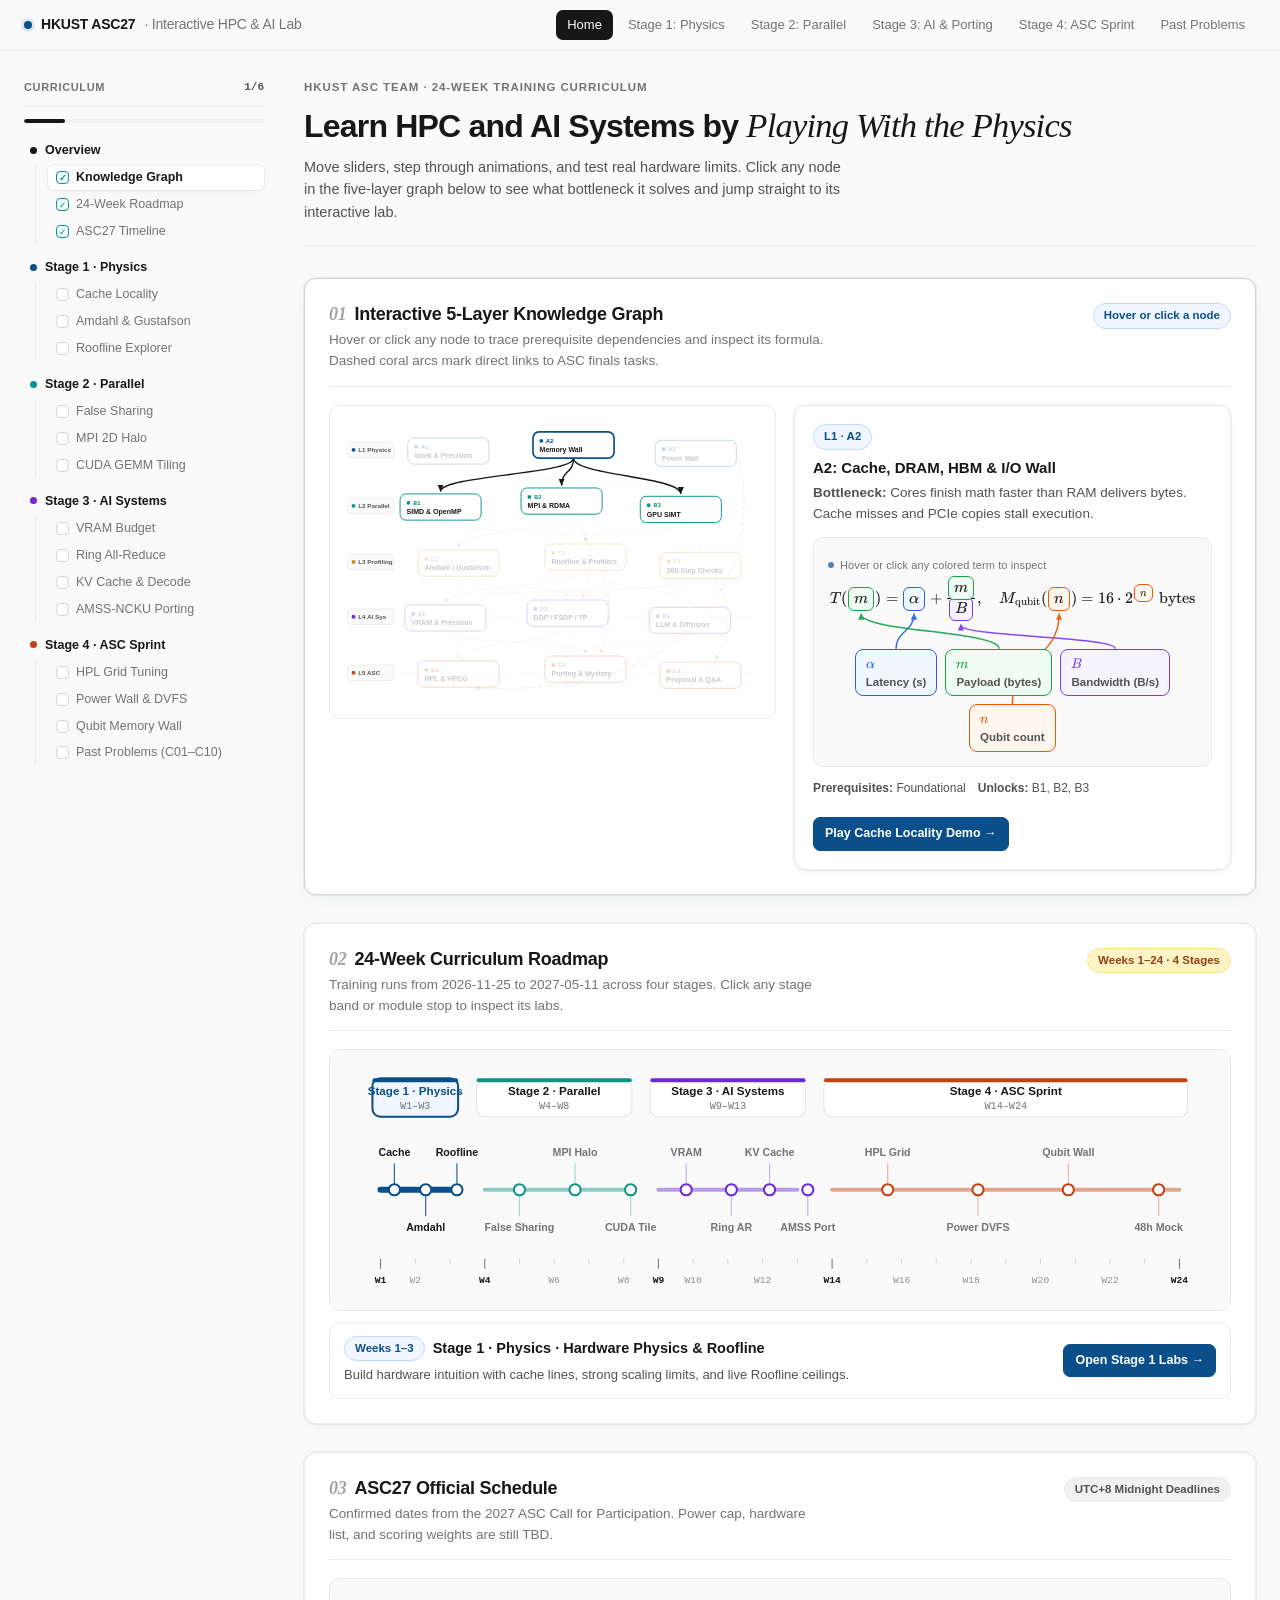
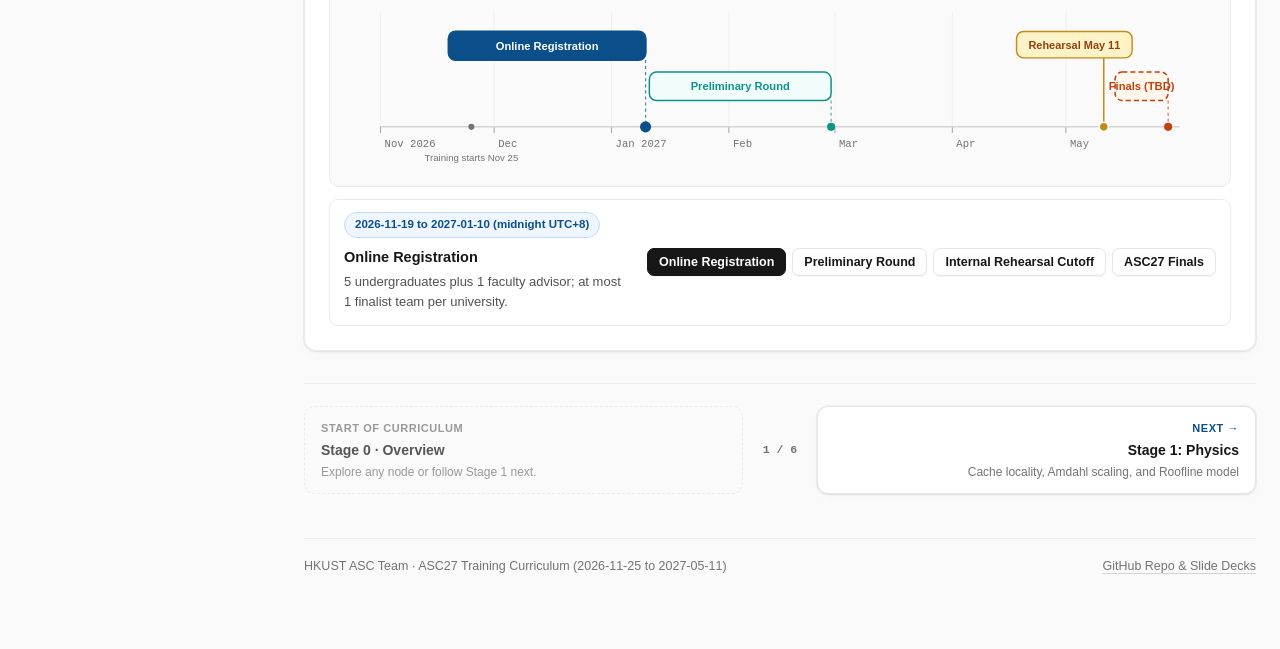
<file: site/index.html>
<!DOCTYPE html>
<html lang="en">
<head>
  <meta charset="UTF-8">
  <meta name="viewport" content="width=device-width, initial-scale=1.0">
  <title>HKUST ASC27 Interactive HPC &amp; AI Lab</title>
  <link rel="stylesheet" href="assets/vendor/katex/katex.min.css">
  <script src="assets/vendor/katex/katex.min.js"></script>
  <link rel="stylesheet" href="assets/style.css">
</head>
<body>
  <header id="site-header"></header>
  <main class="container">
    <section class="hero">
      <div class="eyebrow">HKUST ASC Team · 24-Week Training Curriculum</div>
      <h1>Learn HPC and AI Systems by <em>Playing With the Physics</em></h1>
      <p class="lead">Move sliders, step through animations, and test real hardware limits. Click any node in the five-layer graph below to see what bottleneck it solves and jump straight to its interactive lab.</p>
    </section>

    <section class="lab-card" id="knowledge-graph">
      <div class="lab-header">
        <div>
          <h2><span class="section-index">01</span>Interactive 5-Layer Knowledge Graph</h2>
          <p class="lab-subtitle">Hover or click any node to trace prerequisite dependencies and inspect its formula. Dashed coral arcs mark direct links to ASC finals tasks.</p>
        </div>
        <span class="pill blue">Hover or click a node</span>
      </div>

      <div class="kg-wrap">
        <div class="viz-box">
          <svg id="kg-svg" viewBox="0 0 700 476" role="img" aria-label="Five-layer directed knowledge graph"></svg>
        </div>
        <aside class="detail-panel" id="kg-detail"></aside>
      </div>
    </section>

    <section class="lab-card" id="roadmap">
      <div class="lab-header">
        <div>
          <h2><span class="section-index">02</span>24-Week Curriculum Roadmap</h2>
          <p class="lab-subtitle">Training runs from 2026-11-25 to 2027-05-11 across four stages. Click any stage band or module stop to inspect its labs.</p>
        </div>
        <span class="pill gold">Weeks 1–24 · 4 Stages</span>
      </div>

      <div class="roadmap-viz">
        <svg id="roadmap-svg" viewBox="0 0 860 228" role="img" aria-label="24-week curriculum roadmap track"></svg>
      </div>
      <div class="tl-detail" id="roadmap-detail"></div>
    </section>

    <section class="lab-card" id="timeline">
      <div class="lab-header">
        <div>
          <h2><span class="section-index">03</span>ASC27 Official Schedule</h2>
          <p class="lab-subtitle">Confirmed dates from the 2027 ASC Call for Participation. Power cap, hardware list, and scoring weights are still TBD.</p>
        </div>
        <span class="pill">UTC+8 Midnight Deadlines</span>
      </div>

      <div class="timeline-viz">
        <svg id="timeline-svg" viewBox="0 0 860 176" role="img" aria-label="Proportional ASC27 schedule from November 2026 to May 2027"></svg>
      </div>
      <div class="tl-detail" id="timeline-detail"></div>
    </section>

    <footer id="site-footer"></footer>
  </main>

  <script src="assets/common.js"></script>
  <script>
    /* =========================================================================
       01 · Directed 5-Layer Knowledge Graph
       ========================================================================= */
    (function () {
      const nodes = [
        {
          id: "A1", layer: "L1", pill: "blue", x: 175, y: 52, color: "#0B4F8A",
          title: "Work & Precision", full: "A1: Workload, Dependencies & Precision",
          bottleneck: "Loop dependencies serialize execution. Lower bit width runs faster, yet rounding drift can break accuracy checks.",
          formula: {
            tex: "W_{\\text{GEMM}} = 2n^3, \\quad P_{\\text{eff}} = \\frac{W}{T_{\\text{wall}}}, \\quad u = 2^{-(m+1)}",
            symbols: [
              { sym: "W", tex: "W", short: "Work (FLOPs)", desc: "Total floating-point operations executed; dense n × n matrix multiply needs 2n³ FLOPs." },
              { sym: "n", tex: "n", short: "Matrix size", desc: "Side length of a square matrix or problem dimension." },
              { sym: "T_wall", tex: "T_{\\text{wall}}", short: "Wall time (s)", desc: "Elapsed end-to-end runtime measured in seconds." },
              { sym: "u", tex: "u", short: "Unit roundoff", desc: "Machine epsilon bound set by mantissa bit count m (m=52 for FP64, m=23 for FP32)." }
            ]
          },
          link: "stage1-foundations.html#roofline", linkText: "Open Stage 1 Labs"
        },
        {
          id: "A2", layer: "L1", pill: "blue", x: 385, y: 42, color: "#0B4F8A",
          title: "Memory Wall", full: "A2: Cache, DRAM, HBM & I/O Wall",
          bottleneck: "Cores finish math faster than RAM delivers bytes. Cache misses and PCIe copies stall execution.",
          formula: {
            tex: "T(m) = \\alpha + \\frac{m}{B}, \\quad M_{\\text{qubit}}(n) = 16 \\cdot 2^n \\text{ bytes}",
            symbols: [
              { sym: "alpha", tex: "\\alpha", short: "Latency (s)", desc: "Fixed startup delay before the first byte arrives." },
              { sym: "m", tex: "m", short: "Payload (bytes)", desc: "Number of bytes transferred across memory or interconnect." },
              { sym: "B", tex: "B", short: "Bandwidth (B/s)", desc: "Sustained data transfer rate in bytes per second." },
              { sym: "n", tex: "n", short: "Qubit count", desc: "Number of simulated qubits; each complex FP64 amplitude uses 16 bytes." }
            ]
          },
          link: "stage1-foundations.html#cache", linkText: "Play Cache Locality Demo"
        },
        {
          id: "A3", layer: "L1", pill: "blue", x: 590, y: 56, color: "#0B4F8A",
          title: "Power Wall", full: "A3: Power Wall & DVFS",
          bottleneck: "Dynamic power scales with voltage squared times frequency. Exceeding the rack power meter invalidates the active ASC run.",
          formula: {
            tex: "P_{\\text{dyn}} \\propto C_{\\text{eff}} V^2 f, \\quad \\eta = \\frac{W}{E} \\;(\\text{FLOP/J})",
            symbols: [
              { sym: "C_eff", tex: "C_{\\text{eff}}", short: "Capacitance (F)", desc: "Effective switched capacitance of active logic gates." },
              { sym: "V", tex: "V", short: "Supply voltage (V)", desc: "Core operating voltage; small drops cut power quadratically." },
              { sym: "f", tex: "f", short: "Clock freq (Hz)", desc: "Processor clock frequency set by DVFS." },
              { sym: "eta", tex: "\\eta", short: "Efficiency (FLOP/J)", desc: "Useful floating-point work completed per joule of energy E." }
            ]
          },
          link: "stage4-asc-sprint.html#power", linkText: "Play Power Wall & DVFS Lab"
        },
        {
          id: "B1", layer: "L2", pill: "teal", x: 162, y: 146, color: "#0D9488",
          title: "SIMD & OpenMP", full: "B1: CPU SIMD, OpenMP & NUMA",
          bottleneck: "Scalar loops waste vector lanes. Unpadded shared arrays trigger 64-byte cache-line false sharing.",
          formula: {
            tex: "S_{\\text{node}} \\le v \\cdot p \\quad (\\text{local NUMA, zero false sharing})",
            symbols: [
              { sym: "S_node", tex: "S_{\\text{node}}", short: "Node speedup", desc: "End-to-end speedup over a single scalar CPU core." },
              { sym: "v", tex: "v", short: "SIMD width (lanes)", desc: "Elements processed per instruction (for example, 8 FP64 lanes in AVX-512)." },
              { sym: "p", tex: "p", short: "Thread count", desc: "Active OpenMP threads pinned to physical cores." }
            ]
          },
          link: "stage2-parallelism.html#false-sharing", linkText: "Play False Sharing Lab"
        },
        {
          id: "B2", layer: "L2", pill: "teal", x: 365, y: 136, color: "#0D9488",
          title: "MPI & RDMA", full: "B2: MPI Halos & Network Topology",
          bottleneck: "Small messages stall on network latency. Large collectives saturate link bandwidth.",
          formula: {
            tex: "T_{\\text{ring}}(G) = 2(p-1)\\alpha + 2\\frac{p-1}{p}\\frac{G}{B}",
            symbols: [
              { sym: "p", tex: "p", short: "Ranks / GPUs", desc: "Number of participating processes in the ring collective." },
              { sym: "alpha", tex: "\\alpha", short: "Link latency (s)", desc: "Per-hop network startup latency." },
              { sym: "G", tex: "G", short: "Message size (B)", desc: "Total payload size reduced across all ranks in bytes." },
              { sym: "B", tex: "B", short: "Link bandwidth (B/s)", desc: "Unidirectional RDMA or NVLink transfer rate." }
            ]
          },
          link: "stage2-parallelism.html#mpi-halo", linkText: "Play MPI Halo Lab"
        },
        {
          id: "B3", layer: "L2", pill: "teal", x: 565, y: 150, color: "#0D9488",
          title: "GPU SIMT", full: "B3: CUDA / HIP & Shared-Memory Tiling",
          bottleneck: "Naive GPU kernels read HBM repeatedly and stall. Shared-memory tiles reuse loaded blocks on chip.",
          formula: {
            tex: "I_{\\text{tiled}} = \\frac{2b^3}{2b^2 \\cdot s} = \\frac{b}{s} \\;(\\text{FLOP/B})",
            symbols: [
              { sym: "I_tiled", tex: "I_{\\text{tiled}}", short: "Intensity (FLOP/B)", desc: "Arithmetic intensity achieved by loading b × b tiles into shared memory." },
              { sym: "b", tex: "b", short: "Tile size", desc: "Square block dimension (such as 16 or 32) kept in fast SRAM." },
              { sym: "s", tex: "s", short: "Element size (B)", desc: "Bytes per scalar value (4 bytes for FP32, 8 bytes for FP64)." }
            ]
          },
          link: "stage2-parallelism.html#cuda-tile", linkText: "Play CUDA Tiling Lab"
        },
        {
          id: "C1", layer: "L3", pill: "gold", x: 192, y: 240, color: "#C48A1A",
          title: "Amdahl / Gustafson", full: "C1: Strong & Weak Scaling Limits",
          bottleneck: "Serial code, I/O, and barrier waits cap strong scaling regardless of core count.",
          formula: {
            tex: "S_{\\text{strong}}(k) = \\frac{1}{(1-f) + f/k} \\le \\frac{1}{1-f}",
            symbols: [
              { sym: "S_strong", tex: "S_{\\text{strong}}", short: "Strong speedup", desc: "Speedup for a fixed total problem size across k workers." },
              { sym: "f", tex: "f", short: "Parallel fraction", desc: "Share of original serial runtime that can run in parallel (0 to 1)." },
              { sym: "k", tex: "k", short: "Workers", desc: "Number of CPU cores, ranks, or GPUs applied to the task." }
            ]
          },
          link: "stage1-foundations.html#amdahl", linkText: "Play Amdahl Scaling Lab"
        },
        {
          id: "C2", layer: "L3", pill: "gold", x: 405, y: 230, color: "#C48A1A",
          title: "Roofline & Profilers", full: "C2: Roofline Model & Profiler Traces",
          bottleneck: "Tuning math on a memory-bound kernel wastes time. Measure arithmetic intensity and throughput first.",
          formula: {
            tex: "R \\le \\min(P_{\\text{peak}},\\; B \\cdot I), \\quad I_b = \\frac{P_{\\text{peak}}}{B}",
            symbols: [
              { sym: "R", tex: "R", short: "Throughput (FLOP/s)", desc: "Attainable compute rate for a kernel on target hardware." },
              { sym: "P_peak", tex: "P_{\\text{peak}}", short: "Peak compute", desc: "Hardware floating-point ceiling in FLOP/s." },
              { sym: "B", tex: "B", short: "Memory BW (B/s)", desc: "Sustained DRAM or HBM bandwidth in bytes per second." },
              { sym: "I", tex: "I", short: "Intensity (FLOP/B)", desc: "Operations per byte moved; ridge point I_b separates memory and compute regimes." }
            ]
          },
          link: "stage1-foundations.html#roofline", linkText: "Play Live Roofline"
        },
        {
          id: "C3", layer: "L3", pill: "gold", x: 598, y: 244, color: "#C48A1A",
          title: "200-Step Checks", full: "C3: Reference Tests & Reproducibility",
          bottleneck: "Short 50-step checks miss stale-copy bugs that explode over 60x by step 200.",
          formula: {
            tex: "\\text{RMS} = \\frac{\\|x - r\\|_2}{\\|r\\|_2} < 1\\%",
            symbols: [
              { sym: "x", tex: "x", short: "Candidate output", desc: "Field vector produced by your optimized or ported build." },
              { sym: "r", tex: "r", short: "Reference output", desc: "Verified baseline output from the unmodified CPU code." },
              { sym: "RMS", tex: "\\text{RMS}", short: "Relative L2 error", desc: "Normalized root-mean-square error; AMSS-NCKU requires under 1% at 200 steps." }
            ]
          },
          link: "stage3-ai-systems.html#amss", linkText: "See AMSS-NCKU Case Study"
        },
        {
          id: "D1", layer: "L4", pill: "violet", x: 170, y: 332, color: "#6D28D9",
          title: "VRAM & Precision", full: "D1: Mixed Precision & VRAM Budget",
          bottleneck: "Gradients, FP32 optimizer states, and activations quickly overflow single-GPU HBM.",
          formula: {
            tex: "M_{\\text{static}} \\approx 16 \\cdot \\Phi \\;\\text{bytes} \\quad (\\text{BF16 weights/grads + FP32 Adam})",
            symbols: [
              { sym: "M_static", tex: "M_{\\text{static}}", short: "Static VRAM (B)", desc: "Baseline GPU memory required before counting activations." },
              { sym: "Phi", tex: "\\Phi", short: "Parameters", desc: "Total trainable parameter count in the model." },
              { sym: "16", tex: "16", short: "Bytes / param", desc: "2 B BF16 weight + 2 B BF16 grad + 4 B FP32 master + 8 B Adam moments." }
            ]
          },
          link: "stage3-ai-systems.html#vram", linkText: "Play VRAM Calculator"
        },
        {
          id: "D2", layer: "L4", pill: "violet", x: 375, y: 324, color: "#6D28D9",
          title: "DDP / FSDP / TP", full: "D2: Distributed AI & Ring All-Reduce",
          bottleneck: "Scaling across GPUs adds collective sync cost over NVLink, PCIe, or InfiniBand.",
          formula: {
            tex: "V_{\\text{ring}} = 2\\frac{p-1}{p}G, \\quad \\text{Bubble} = \\frac{p-1}{m + p - 1}",
            symbols: [
              { sym: "V_ring", tex: "V_{\\text{ring}}", short: "Volume / GPU (B)", desc: "Bytes sent and received by each GPU in one Ring All-Reduce." },
              { sym: "p", tex: "p", short: "GPUs / stages", desc: "Number of GPUs in the collective or pipeline stages." },
              { sym: "G", tex: "G", short: "Gradient bytes", desc: "Total gradient tensor volume synchronized per step." },
              { sym: "m", tex: "m", short: "Micro-batches", desc: "Number of micro-batches filling a pipeline schedule." }
            ]
          },
          link: "stage3-ai-systems.html#ring", linkText: "Play Ring All-Reduce"
        },
        {
          id: "D3", layer: "L4", pill: "violet", x: 580, y: 336, color: "#6D28D9",
          title: "LLM & Diffusion", full: "D3: Prefill/Decode, KV Cache & Denoising",
          bottleneck: "Decode streams model weights and growing KV cache every token at near 1 FLOP/byte.",
          formula: {
            tex: "M_{\\text{KV}} = 2 L \\cdot B_{\\text{batch}} \\cdot n_{\\text{kv}} \\cdot d_h \\cdot S \\cdot s",
            symbols: [
              { sym: "L", tex: "L", short: "Layers", desc: "Number of Transformer decoder blocks storing K and V." },
              { sym: "B_batch", tex: "B_{\\text{batch}}", short: "Batch size", desc: "Concurrent sequences served in one batch." },
              { sym: "n_kv", tex: "n_{\\text{kv}}", short: "KV heads", desc: "Key-value head count per layer (reduced by GQA)." },
              { sym: "d_h", tex: "d_h", short: "Head dim", desc: "Vector dimension per attention head." },
              { sym: "S", tex: "S", short: "Seq length", desc: "Total context length in tokens; s is bytes per element." }
            ]
          },
          link: "stage3-ai-systems.html#kv", linkText: "Play KV Cache Simulator"
        },
        {
          id: "E1", layer: "L5", pill: "coral", x: 192, y: 426, color: "#C2410C",
          title: "HPL & HPCG", full: "E1: Power-Capped HPL & HPCG",
          bottleneck: "HPL tests peak FP64 compute while HPCG tests memory bandwidth. Both share one rack power cap.",
          formula: {
            tex: "R_{\\max} = \\frac{\\frac{2}{3}N^3 + 2N^2}{T_{\\text{wall}}}",
            symbols: [
              { sym: "R_max", tex: "R_{\\max}", short: "HPL score (FLOP/s)", desc: "Sustained double-precision throughput reported by HPL." },
              { sym: "N", tex: "N", short: "Matrix order", desc: "Global linear system size; larger N fills RAM and boosts efficiency." },
              { sym: "T_wall", tex: "T_{\\text{wall}}", short: "Solve time (s)", desc: "Total wall-clock time for LU factorization and back-substitution." }
            ]
          },
          link: "stage4-asc-sprint.html#hpl", linkText: "Play HPL Grid Simulator"
        },
        {
          id: "E2", layer: "L5", pill: "coral", x: 405, y: 418, color: "#C2410C",
          title: "Porting & Mystery", full: "E2: Scientific Porting & Mystery Apps",
          bottleneck: "GPU porting shifts bottlenecks from compute to PCIe copies and CPU post-processing.",
          formula: {
            tex: "T_{\\text{step}} = T_{\\text{GPU}} + N_{\\text{copy}} T_{\\text{PCIe}} + T_{\\text{analysis}}",
            symbols: [
              { sym: "T_GPU", tex: "T_{\\text{GPU}}", short: "Kernel time (s)", desc: "Time spent running compute kernels on the GPU." },
              { sym: "N_copy", tex: "N_{\\text{copy}}", short: "Host transfers", desc: "Count of host-to-device or device-to-host copies per step." },
              { sym: "T_PCIe", tex: "T_{\\text{PCIe}}", short: "Copy cost (s)", desc: "Time per PCIe transfer across the host bus." },
              { sym: "T_analysis", tex: "T_{\\text{analysis}}", short: "CPU post-work (s)", desc: "Host-side reduction, diagnostics, or I/O time." }
            ]
          },
          link: "past-problems.html", linkText: "Explore 10 Past Problems"
        },
        {
          id: "E3", layer: "L5", pill: "coral", x: 598, y: 428, color: "#C2410C",
          title: "Proposal & Q&A", full: "E3: Evidence Chain & Defense",
          bottleneck: "Speedups score zero without reproducible commands, power logs, and accuracy diffs.",
          formula: {
            tex: "\\text{Score} = \\text{Speedup} \\times \\mathbb{I}(\\text{RMS} < \\tau) \\times \\mathbb{I}(P \\le P_{\\text{cap}})",
            symbols: [
              { sym: "Speedup", tex: "\\text{Speedup}", short: "Verified gain", desc: "Reproducible wall-time reduction with logged commit and build flags." },
              { sym: "tau", tex: "\\tau", short: "Error gate", desc: "Accuracy tolerance verified against the official reference run." },
              { sym: "P_cap", tex: "P_{\\text{cap}}", short: "Power limit (W)", desc: "Rack power ceiling enforced continuously during finals runs." }
            ]
          },
          link: "past-problems.html", linkText: "Inspect Past Benchmarks"
        }
      ];

      const edges = [
        { from: "A1", to: "B1" },
        { from: "A1", to: "B3" },
        { from: "A2", to: "B1" },
        { from: "A2", to: "B2" },
        { from: "A2", to: "B3" },
        { from: "A3", to: "C2" },
        { from: "B1", to: "C1" },
        { from: "B1", to: "C2" },
        { from: "B2", to: "C1" },
        { from: "B2", to: "C2" },
        { from: "B3", to: "C2" },
        { from: "B3", to: "C3" },
        { from: "C1", to: "D2" },
        { from: "C1", to: "E1" },
        { from: "C2", to: "D1" },
        { from: "C2", to: "D3" },
        { from: "C3", to: "D1" },
        { from: "D1", to: "E2" },
        { from: "D2", to: "E1" },
        { from: "D2", to: "E2" },
        { from: "D3", to: "E2" },
        { from: "E2", to: "E3" }
      ];

      const bridges = [
        { from: "A3", to: "E1", label: "Power → HPL/HPCG" },
        { from: "B2", to: "D2", label: "RDMA → Collectives" },
        { from: "C2", to: "E2", label: "Roofline → Apps" },
        { from: "C3", to: "E3", label: "Proof → Defense" }
      ];

      const layerBands = [
        { label: "L1 Physics", y: 50, color: "#0B4F8A" },
        { label: "L2 Parallel", y: 144, color: "#0D9488" },
        { label: "L3 Profiling", y: 238, color: "#C48A1A" },
        { label: "L4 AI Sys", y: 330, color: "#6D28D9" },
        { label: "L5 ASC", y: 424, color: "#C2410C" }
      ];

      const nodeById = Object.fromEntries(nodes.map(n => [n.id, n]));
      const svg = document.getElementById("kg-svg");
      const detail = document.getElementById("kg-detail");
      const NW = 136;
      const NH = 44;
      let selectedId = "A2";

      function curvePath(src, dst) {
        if (Math.abs(src.y - dst.y) < 30) {
          const x1 = src.x + NW / 2;
          const x2 = dst.x - NW / 2 - 4;
          const midX = (x1 + x2) / 2;
          return `M ${x1} ${src.y} Q ${midX} ${src.y - 20} ${x2} ${dst.y}`;
        }
        const x1 = src.x;
        const y1 = src.y + NH / 2;
        const x2 = dst.x;
        const y2 = dst.y - NH / 2 - 4;
        const dy = Math.max(26, (y2 - y1) * 0.48);
        return `M ${x1} ${y1} C ${x1} ${y1 + dy}, ${x2} ${y2 - dy}, ${x2} ${y2}`;
      }

      function bridgePath(b) {
        const src = nodeById[b.from];
        const dst = nodeById[b.to];
        if (b.from === "A3" && b.to === "E1") {
          return `M ${src.x + NW / 2} ${src.y} C 692 140, 692 468, ${dst.x + 28} ${dst.y + NH / 2 + 2}`;
        }
        const x1 = src.x + 24;
        const y1 = src.y + NH / 2;
        const x2 = dst.x + 24;
        const y2 = dst.y - NH / 2 - 4;
        const bow = b.from === "C3" ? 42 : 32;
        const midY = (y1 + y2) / 2;
        return `M ${x1} ${y1} Q ${Math.max(x1, x2) + bow} ${midY} ${x2} ${y2}`;
      }

      function buildGraph() {
        let html = `<defs>
          <marker id="kg-arr" viewBox="0 0 10 10" refX="8" refY="5" markerWidth="5.5" markerHeight="5.5" orient="auto">
            <path d="M 0 1.5 L 8.5 5 L 0 8.5 z" fill="#A3A3A3"/>
          </marker>
          <marker id="kg-arr-hi" viewBox="0 0 10 10" refX="8" refY="5" markerWidth="6" markerHeight="6" orient="auto">
            <path d="M 0 1.5 L 8.5 5 L 0 8.5 z" fill="#171717"/>
          </marker>
          <marker id="kg-arr-bridge" viewBox="0 0 10 10" refX="8" refY="5" markerWidth="6" markerHeight="6" orient="auto">
            <path d="M 0 1.5 L 8.5 5 L 0 8.5 z" fill="#C2410C"/>
          </marker>
        </defs>`;

        layerBands.forEach(band => {
          html += `<line x1="90" y1="${band.y}" x2="682" y2="${band.y}" stroke="#EFEFEF" stroke-width="1" stroke-dasharray="3 4"/>`;
          html += `<g>
            <rect x="6" y="${band.y - 13}" width="78" height="26" rx="6" fill="#FAFAFA" stroke="#E5E5E5"/>
            <circle cx="16" cy="${band.y}" r="3.2" fill="${band.color}"/>
            <text x="24" y="${band.y + 4}" font-size="10.5" font-weight="650" fill="#525252">${band.label}</text>
          </g>`;
        });

        edges.forEach((e, idx) => {
          const d = curvePath(nodeById[e.from], nodeById[e.to]);
          html += `<path class="kg-edge" data-kind="dep" data-from="${e.from}" data-to="${e.to}" data-idx="${idx}" d="${d}" fill="none" stroke="#C7C7C7" stroke-width="1.35" marker-end="url(#kg-arr)"/>`;
        });

        bridges.forEach((b, idx) => {
          const d = bridgePath(b);
          html += `<path class="kg-edge" data-kind="bridge" data-from="${b.from}" data-to="${b.to}" data-idx="b${idx}" d="${d}" fill="none" stroke="#C2410C" stroke-width="1.65" stroke-dasharray="5 4" opacity="0.65" marker-end="url(#kg-arr-bridge)"/>`;
        });

        nodes.forEach(n => {
          const x = n.x - NW / 2;
          const y = n.y - NH / 2;
          html += `<g class="kg-node" data-id="${n.id}" tabindex="0" role="button" aria-label="${n.full}">
            <rect x="${x}" y="${y}" width="${NW}" height="${NH}" rx="10" fill="#FFFFFF" stroke="${n.color}" stroke-width="1.6"/>
            <circle cx="${x + 14}" cy="${y + 15}" r="3.2" fill="${n.color}"/>
            <text x="${x + 22}" y="${y + 18.5}" font-size="10.5" font-weight="700" font-family="ui-monospace, SFMono-Regular, Menlo, monospace" fill="${n.color}">${n.id}</text>
            <text x="${x + 11}" y="${y + 34}" font-size="11.8" font-weight="600" fill="#171717">${n.title}</text>
          </g>`;
        });

        svg.innerHTML = html;

        svg.querySelectorAll(".kg-node").forEach(el => {
          const id = el.dataset.id;
          el.addEventListener("mouseenter", () => applyFocus(id));
          el.addEventListener("mouseleave", () => applyFocus(selectedId));
          el.addEventListener("click", () => selectNode(id));
          el.addEventListener("keydown", evt => {
            if (evt.key === "Enter" || evt.key === " ") {
              evt.preventDefault();
              selectNode(id);
            }
          });
        });
      }

      function applyFocus(focusId) {
        const allLinks = edges.concat(bridges);
        const neighborIds = new Set([focusId]);
        allLinks.forEach(link => {
          if (link.from === focusId) neighborIds.add(link.to);
          if (link.to === focusId) neighborIds.add(link.from);
        });

        svg.querySelectorAll(".kg-node").forEach(el => {
          const id = el.dataset.id;
          el.classList.toggle("selected", id === selectedId);
          el.classList.toggle("dim", !neighborIds.has(id));
        });

        svg.querySelectorAll(".kg-edge").forEach(el => {
          const isIncident = el.dataset.from === focusId || el.dataset.to === focusId;
          el.classList.toggle("hi", isIncident);
          el.classList.toggle("dim", !isIncident);
          if (el.dataset.kind === "dep") {
            el.setAttribute("stroke", isIncident ? "#171717" : "#C7C7C7");
            el.setAttribute("marker-end", isIncident ? "url(#kg-arr-hi)" : "url(#kg-arr)");
          }
        });
      }

      function selectNode(id) {
        const n = nodeById[id] || nodes[0];
        selectedId = n.id;
        applyFocus(selectedId);

        const allLinks = edges.concat(bridges);
        const upstream = [...new Set(allLinks.filter(l => l.to === n.id).map(l => l.from))];
        const downstream = [...new Set(allLinks.filter(l => l.from === n.id).map(l => l.to))];
        const relatedBridges = bridges.filter(b => b.from === n.id || b.to === n.id);

        detail.innerHTML = `
          <span class="pill ${n.pill}">${n.layer} · ${n.id}</span>
          <h3 style="margin-top:8px;">${n.full}</h3>
          <p style="font-size:13.5px; color:#525252; margin:6px 0 10px;"><strong>Bottleneck:</strong> ${n.bottleneck}</p>
          <div id="kg-formula-slot"></div>
          <div style="display:flex; gap:12px; flex-wrap:wrap; font-size:12px; color:#525252; margin:8px 0;">
            <span><strong>Prerequisites:</strong> ${upstream.length ? upstream.join(", ") : "Foundational"}</span>
            <span><strong>Unlocks:</strong> ${downstream.length ? downstream.join(", ") : "Finals Deliverable"}</span>
          </div>
          ${relatedBridges.length ? `<p style="font-size:12.5px; color:#C2410C; margin:6px 0 0;"><strong>ASC Bridge:</strong> ${relatedBridges.map(b => b.label).join(" · ")}</p>` : ""}
          <a class="btn primary" style="display:inline-block; margin-top:12px;" href="${n.link}">${n.linkText} &rarr;</a>
        `;

        const formulaSlot = detail.querySelector("#kg-formula-slot");
        if (window.ASC27 && typeof window.ASC27.renderFormulaBox === "function") {
          window.ASC27.renderFormulaBox(formulaSlot, n.formula);
        }
      }

      buildGraph();
      selectNode("A2");
    })();

    /* =========================================================================
       02 · Interactive 24-Week Curriculum Roadmap Track
       ========================================================================= */
    (function () {
      const stages = [
        {
          id: "S1", label: "Stage 1 · Physics", weeks: [1, 3], color: "#0B4F8A", soft: "#EFF6FF", pill: "blue",
          title: "Hardware Physics & Roofline",
          summary: "Build hardware intuition with cache lines, strong scaling limits, and live Roofline ceilings.",
          href: "stage1-foundations.html", cta: "Open Stage 1 Labs"
        },
        {
          id: "S2", label: "Stage 2 · Parallel", weeks: [4, 8], color: "#0D9488", soft: "#F0FDFA", pill: "teal",
          title: "SIMD, MPI & GPU Tiling",
          summary: "Eliminate false sharing on CPUs, overlap MPI halo exchanges, and tile CUDA shared memory.",
          href: "stage2-parallelism.html", cta: "Open Stage 2 Labs"
        },
        {
          id: "S3", label: "Stage 3 · AI Systems", weeks: [9, 13], color: "#6D28D9", soft: "#F5F3FF", pill: "violet",
          title: "AI Systems & GPU Porting",
          summary: "Budget Transformer VRAM, trace Ring All-Reduce, bound KV cache growth, and port AMSS-NCKU.",
          href: "stage3-ai-systems.html", cta: "Open Stage 3 Labs"
        },
        {
          id: "S4", label: "Stage 4 · ASC Sprint", weeks: [14, 24], color: "#C2410C", soft: "#FFF7ED", pill: "coral",
          title: "HPL, HPCG & Power Wall",
          summary: "Tune power-capped HPL grids, find the DVFS knee, study qubit memory limits, and rehearse finals.",
          href: "stage4-asc-sprint.html", cta: "Open Stage 4 Labs"
        }
      ];

      const stops = [
        { id: "rm-cache", stage: "S1", week: 1.4, pos: "above", label: "Cache", title: "Cache Locality", desc: "Compare row-major and column-major loops across 64-byte cache lines.", href: "stage1-foundations.html#cache" },
        { id: "rm-amdahl", stage: "S1", week: 2.3, pos: "below", label: "Amdahl", title: "Amdahl & Gustafson", desc: "Test how serial fractions cap strong scaling as core count grows.", href: "stage1-foundations.html#amdahl" },
        { id: "rm-roof", stage: "S1", week: 3.2, pos: "above", label: "Roofline", title: "Roofline Explorer", desc: "Locate kernels on the memory slope or compute ceiling.", href: "stage1-foundations.html#roofline" },
        { id: "rm-fs", stage: "S2", week: 5.0, pos: "below", label: "False Sharing", title: "SIMD & False Sharing", desc: "Watch adjacent thread counters bounce one 64-byte cache line.", href: "stage2-parallelism.html#false-sharing" },
        { id: "rm-mpi", stage: "S2", week: 6.6, pos: "above", label: "MPI Halo", title: "MPI 2D Halo", desc: "Animate non-blocking halo swaps across a 2D rank grid.", href: "stage2-parallelism.html#mpi-halo" },
        { id: "rm-cuda", stage: "S2", week: 8.2, pos: "below", label: "CUDA Tile", title: "CUDA GEMM Tiling", desc: "Reuse shared-memory tiles to cut HBM traffic by tile width.", href: "stage2-parallelism.html#cuda-tile" },
        { id: "rm-vram", stage: "S3", week: 9.8, pos: "above", label: "VRAM", title: "VRAM Budget", desc: "Pack weights, gradients, optimizer states, and activations into HBM.", href: "stage3-ai-systems.html#vram" },
        { id: "rm-ring", stage: "S3", week: 11.1, pos: "below", label: "Ring AR", title: "Ring All-Reduce", desc: "Step through scatter-reduce and all-gather bandwidth phases.", href: "stage3-ai-systems.html#ring" },
        { id: "rm-kv", stage: "S3", week: 12.2, pos: "above", label: "KV Cache", title: "KV Cache & Decode", desc: "Track how sequence length and batch size expand decode memory.", href: "stage3-ai-systems.html#kv" },
        { id: "rm-amss", stage: "S3", week: 13.3, pos: "below", label: "AMSS Port", title: "AMSS-NCKU Porting", desc: "Follow the 200-step accuracy gate and PCIe bottleneck fixes.", href: "stage3-ai-systems.html#amss" },
        { id: "rm-hpl", stage: "S4", week: 15.6, pos: "above", label: "HPL Grid", title: "HPL Grid Tuning", desc: "Balance N, block size NB, and P×Q process grids.", href: "stage4-asc-sprint.html#hpl" },
        { id: "rm-power", stage: "S4", week: 18.2, pos: "below", label: "Power DVFS", title: "Power Wall & DVFS", desc: "Find the FLOP/J efficiency knee under 3, 4, and 5 kW caps.", href: "stage4-asc-sprint.html#power" },
        { id: "rm-qubit", stage: "S4", week: 20.8, pos: "above", label: "Qubit Wall", title: "Qubit Memory Wall", desc: "See state-vector memory double with every extra simulated qubit.", href: "stage4-asc-sprint.html#qubit" },
        { id: "rm-mock", stage: "S4", week: 23.4, pos: "below", label: "48h Mock", title: "Past Problems & Rehearsal", desc: "Review 10 past ASC problems before the May 11 rehearsal cutoff.", href: "past-problems.html" }
      ];

      const stageById = Object.fromEntries(stages.map(s => [s.id, s]));
      const svg = document.getElementById("roadmap-svg");
      const detail = document.getElementById("roadmap-detail");
      const X0 = 36;
      const X1 = 824;
      const SPINE_Y = 124;

      function weekX(w) {
        return X0 + ((w - 1) / 23) * (X1 - X0);
      }

      function renderRoadmap(activeStageId, activeStopId) {
        let html = "";

        stages.forEach(s => {
          const xStart = weekX(s.weeks[0]) - 8;
          const xEnd = weekX(s.weeks[1]) + 8;
          const isSel = s.id === activeStageId;
          html += `<g class="roadmap-stop" data-stage="${s.id}" tabindex="0" role="button" aria-label="${s.label} Weeks ${s.weeks[0]} to ${s.weeks[1]}">
            <rect x="${xStart}" y="14" width="${xEnd - xStart}" height="38" rx="8"
              fill="${isSel ? s.soft : "#FFFFFF"}" stroke="${isSel ? s.color : "#E5E5E5"}" stroke-width="${isSel ? 2 : 1}"/>
            <rect x="${xStart}" y="14" width="${xEnd - xStart}" height="4" rx="2" fill="${s.color}"/>
            <text x="${(xStart + xEnd) / 2}" y="31" text-anchor="middle" font-size="11.5" font-weight="650" fill="${isSel ? s.color : "#171717"}">${s.label}</text>
            <text x="${(xStart + xEnd) / 2}" y="44" text-anchor="middle" font-size="10" font-family="ui-monospace, SFMono-Regular, Menlo, monospace" fill="#737373">W${s.weeks[0]}–W${s.weeks[1]}</text>
          </g>`;
        });

        stages.forEach(s => {
          const xStart = weekX(s.weeks[0]);
          const xEnd = weekX(s.weeks[1]);
          const isSel = s.id === activeStageId;
          html += `<line x1="${xStart}" y1="${SPINE_Y}" x2="${xEnd}" y2="${SPINE_Y}" stroke="${s.color}" stroke-width="${isSel ? 6 : 4}" stroke-linecap="round" opacity="${isSel ? 1 : 0.45}"/>`;
        });

        for (let w = 1; w <= 24; w++) {
          const x = weekX(w);
          const major = w === 1 || w === 4 || w === 9 || w === 14 || w === 24;
          html += `<line x1="${x}" y1="192" x2="${x}" y2="${major ? 202 : 197}" stroke="${major ? "#737373" : "#D4D4D4"}" stroke-width="1"/>`;
          if (major || w % 2 === 0) {
            html += `<text x="${x}" y="216" text-anchor="middle" font-size="9.5" font-family="ui-monospace, SFMono-Regular, Menlo, monospace" fill="${major ? "#171717" : "#8F8F8F"}" font-weight="${major ? 650 : 400}">W${w}</text>`;
          }
        }

        stops.forEach(st => {
          const stage = stageById[st.stage];
          const x = weekX(st.week);
          const isStopSel = st.id === activeStopId;
          const isStageSel = st.stage === activeStageId;
          const stemY = st.pos === "above" ? SPINE_Y - 26 : SPINE_Y + 26;
          const textY = st.pos === "above" ? SPINE_Y - 33 : SPINE_Y + 41;

          html += `<g class="roadmap-stop" data-stop="${st.id}" data-stage="${st.stage}" tabindex="0" role="button" aria-label="${st.title}">
            <line x1="${x}" y1="${SPINE_Y}" x2="${x}" y2="${stemY}" stroke="${stage.color}" stroke-width="1.2" opacity="${isStageSel ? 0.85 : 0.35}"/>
            <circle cx="${x}" cy="${SPINE_Y}" r="${isStopSel ? 7.5 : 5.5}" fill="${isStopSel ? stage.color : "#FFFFFF"}" stroke="${stage.color}" stroke-width="${isStopSel ? 2.5 : 2}"/>
            <text x="${x}" y="${textY}" text-anchor="middle" font-size="10.5" font-weight="${isStopSel ? 700 : 550}" fill="${isStopSel ? stage.color : (isStageSel ? "#171717" : "#737373")}">${st.label}</text>
          </g>`;
        });

        svg.innerHTML = html;

        svg.querySelectorAll(".roadmap-stop").forEach(el => {
          const activate = () => {
            const stg = el.dataset.stage;
            const stp = el.dataset.stop || null;
            selectRoadmap(stg, stp);
          };
          el.addEventListener("click", activate);
          el.addEventListener("keydown", evt => {
            if (evt.key === "Enter" || evt.key === " ") {
              evt.preventDefault();
              activate();
            }
          });
        });
      }

      function selectRoadmap(stageId, stopId) {
        const stage = stageById[stageId] || stages[0];
        const stop = stopId ? stops.find(x => x.id === stopId) : null;
        renderRoadmap(stage.id, stop ? stop.id : null);

        const heading = stop ? `${stage.label} · ${stop.title}` : `${stage.label} · ${stage.title}`;
        const body = stop ? stop.desc : stage.summary;
        const primaryHref = stop ? stop.href : stage.href;
        const primaryText = stop ? `Jump to ${stop.title}` : stage.cta;

        detail.innerHTML = `
          <div style="flex:1; min-width:240px;">
            <div style="display:flex; align-items:center; gap:8px; flex-wrap:wrap; margin-bottom:4px;">
              <span class="pill ${stage.pill}">Weeks ${stage.weeks[0]}–${stage.weeks[1]}</span>
              <strong>${heading}</strong>
            </div>
            <div style="font-size:13px; color:#525252;">${body}</div>
          </div>
          <div class="btn-group">
            <a class="btn primary" href="${primaryHref}">${primaryText} &rarr;</a>
            ${stop && stop.href !== stage.href ? `<a class="btn" href="${stage.href}">${stage.cta}</a>` : ""}
          </div>
        `;
      }

      selectRoadmap("S1", null);
    })();

    /* =========================================================================
       03 · Proportional ASC27 Official Schedule Timeline (Nov 2026 – May 2027)
       ========================================================================= */
    (function () {
      const startMs = Date.parse("2026-11-01T00:00:00Z");
      const endMs = Date.parse("2027-05-31T00:00:00Z");
      const X0 = 36;
      const X1 = 824;
      const AXIS_Y = 132;

      function dateX(iso) {
        const t = Date.parse(iso + "T00:00:00Z");
        return X0 + ((t - startMs) / (endMs - startMs)) * (X1 - X0);
      }

      const months = [
        { iso: "2026-11-01", label: "Nov 2026" },
        { iso: "2026-12-01", label: "Dec" },
        { iso: "2027-01-01", label: "Jan 2027" },
        { iso: "2027-02-01", label: "Feb" },
        { iso: "2027-03-01", label: "Mar" },
        { iso: "2027-04-01", label: "Apr" },
        { iso: "2027-05-01", label: "May" }
      ];

      const items = [
        {
          id: "reg", kind: "range", start: "2026-11-19", end: "2027-01-10", y: 38,
          color: "#0B4F8A", soft: "#EFF6FF", pill: "blue",
          title: "Online Registration",
          dates: "2026-11-19 to 2027-01-10 (midnight UTC+8)",
          scope: "5 undergraduates plus 1 faculty advisor; at most 1 finalist team per university."
        },
        {
          id: "prelim", kind: "range", start: "2027-01-11", end: "2027-02-28", y: 78,
          color: "#0D9488", soft: "#F0FDFA", pill: "teal",
          title: "Preliminary Round",
          dates: "2027-01-11 to 2027-02-28 (midnight UTC+8)",
          scope: "English technical proposal graded on academic merit, benchmarks, and engineering clarity."
        },
        {
          id: "rehearsal", kind: "pin", date: "2027-05-11", y: 38,
          color: "#C48A1A", soft: "#FEF3C7", pill: "gold",
          title: "Internal Rehearsal Cutoff",
          dates: "2027-05-11",
          scope: "Full 48-hour mock finals before exact May competition dates are announced."
        },
        {
          id: "finals", kind: "tbd", start: "2027-05-14", end: "2027-05-28", y: 78,
          color: "#C2410C", soft: "#FFF7ED", pill: "coral",
          title: "ASC27 Finals",
          dates: "May 2027 (exact dates TBD)",
          scope: "On-site cluster build, HPL, HPCG, AI and scientific apps, poster, and oral defense."
        }
      ];

      const svg = document.getElementById("timeline-svg");
      const detail = document.getElementById("timeline-detail");

      function renderTimeline(activeId) {
        let html = "";

        months.forEach(m => {
          const x = dateX(m.iso);
          html += `<line x1="${x}" y1="18" x2="${x}" y2="${AXIS_Y}" stroke="#EFEFEF" stroke-width="1"/>`;
          html += `<line x1="${x}" y1="${AXIS_Y}" x2="${x}" y2="${AXIS_Y + 6}" stroke="#A3A3A3" stroke-width="1"/>`;
          html += `<text x="${x + 4}" y="${AXIS_Y + 20}" font-size="10.5" font-family="ui-monospace, SFMono-Regular, Menlo, monospace" fill="#737373">${m.label}</text>`;
        });

        html += `<line x1="${X0}" y1="${AXIS_Y}" x2="${X1}" y2="${AXIS_Y}" stroke="#D4D4D4" stroke-width="1.5"/>`;

        const trainX = dateX("2026-11-25");
        html += `<circle cx="${trainX}" cy="${AXIS_Y}" r="3" fill="#737373"/>
          <text x="${trainX}" y="${AXIS_Y + 34}" text-anchor="middle" font-size="9.5" fill="#737373">Training starts Nov 25</text>`;

        items.forEach(it => {
          const isSel = it.id === activeId;
          if (it.kind === "range" || it.kind === "tbd") {
            const x1 = dateX(it.start);
            const x2 = dateX(it.end);
            const w = Math.max(24, x2 - x1);
            const dash = it.kind === "tbd" ? `stroke-dasharray="5 3"` : "";
            html += `<g class="tl-node" data-id="${it.id}" tabindex="0" role="button" aria-label="${it.title}">
              <rect x="${x1}" y="${it.y}" width="${w}" height="28" rx="7"
                fill="${isSel ? it.color : it.soft}" stroke="${it.color}" stroke-width="${isSel ? 2.2 : 1.5}" ${dash}/>
              <line x1="${x2}" y1="${it.y + 28}" x2="${x2}" y2="${AXIS_Y}" stroke="${it.color}" stroke-width="1.2" stroke-dasharray="3 3" opacity="0.7"/>
              <circle cx="${x2}" cy="${AXIS_Y}" r="${isSel ? 5.5 : 4}" fill="${it.color}"/>
              <text x="${x1 + w / 2}" y="${it.y + 18}" text-anchor="middle" font-size="11" font-weight="650" fill="${isSel ? "#FFFFFF" : it.color}">${it.kind === "tbd" ? "Finals (TBD)" : it.title}</text>
            </g>`;
          } else {
            const x = dateX(it.date);
            html += `<g class="tl-node" data-id="${it.id}" tabindex="0" role="button" aria-label="${it.title}">
              <line x1="${x}" y1="${it.y + 24}" x2="${x}" y2="${AXIS_Y}" stroke="${it.color}" stroke-width="${isSel ? 2.2 : 1.5}"/>
              <rect x="${x - 86}" y="${it.y}" width="114" height="26" rx="7"
                fill="${isSel ? it.color : it.soft}" stroke="${it.color}" stroke-width="${isSel ? 2 : 1.4}"/>
              <text x="${x - 29}" y="${it.y + 17}" text-anchor="middle" font-size="10.8" font-weight="650" fill="${isSel ? "#FFFFFF" : "#92400E"}">Rehearsal May 11</text>
              <circle cx="${x}" cy="${AXIS_Y}" r="${isSel ? 6 : 4.5}" fill="${it.color}" stroke="#FFFFFF" stroke-width="1.5"/>
            </g>`;
          }
        });

        svg.innerHTML = html;

        svg.querySelectorAll(".tl-node").forEach(el => {
          const activate = () => selectTimeline(el.dataset.id);
          el.addEventListener("click", activate);
          el.addEventListener("keydown", evt => {
            if (evt.key === "Enter" || evt.key === " ") {
              evt.preventDefault();
              activate();
            }
          });
        });
      }

      function selectTimeline(id) {
        const it = items.find(x => x.id === id) || items[0];
        renderTimeline(it.id);
        detail.innerHTML = `
          <div style="flex:1; min-width:240px;">
            <div style="display:flex; align-items:center; gap:8px; flex-wrap:wrap; margin-bottom:4px;">
              <span class="pill ${it.pill}">${it.dates}</span>
              <strong>${it.title}</strong>
            </div>
            <div style="font-size:13px; color:#525252;">${it.scope}</div>
          </div>
          <div class="btn-group">
            ${items.map(opt => `<button type="button" class="btn ${opt.id === it.id ? "active" : ""}" data-pick="${opt.id}">${opt.title}</button>`).join("")}
          </div>
        `;
        detail.querySelectorAll("[data-pick]").forEach(btn => {
          btn.addEventListener("click", () => selectTimeline(btn.dataset.pick));
        });
      }

      selectTimeline("reg");
    })();
  </script>
</body>
</html>
</file>
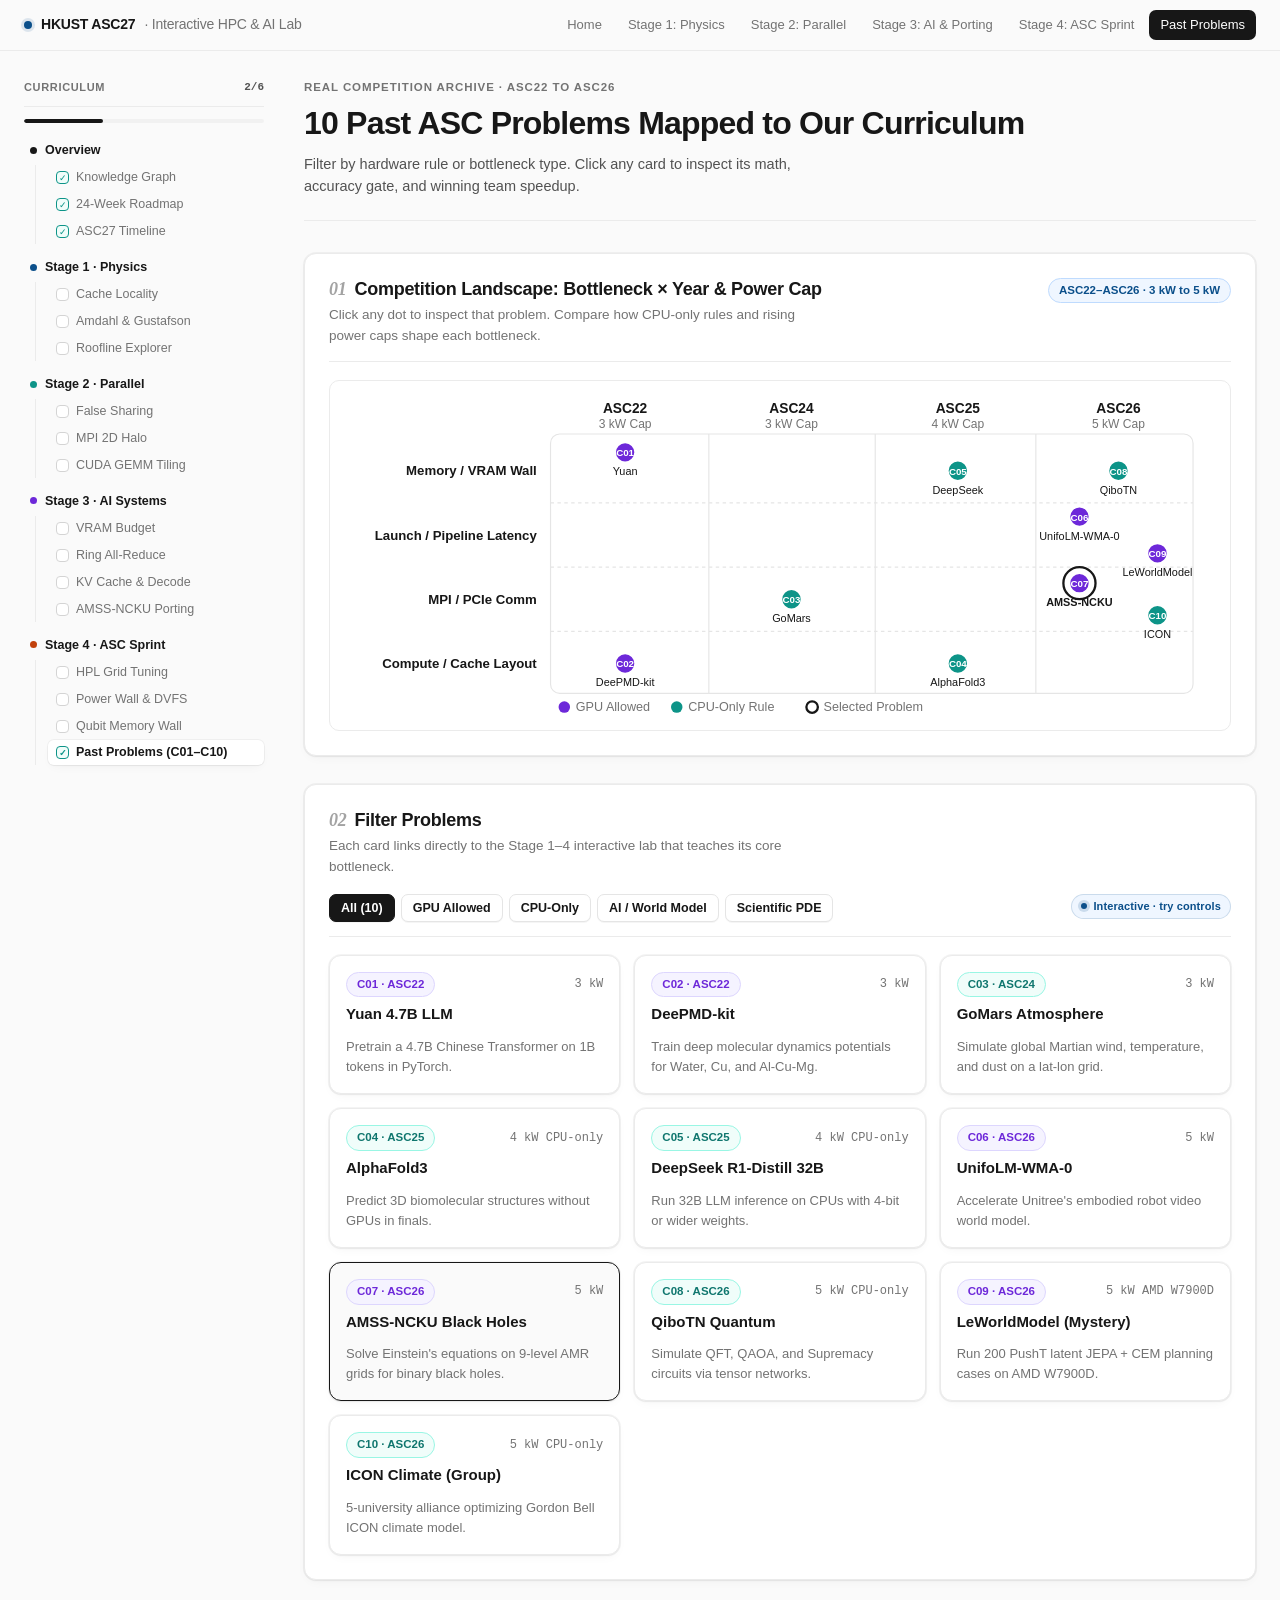
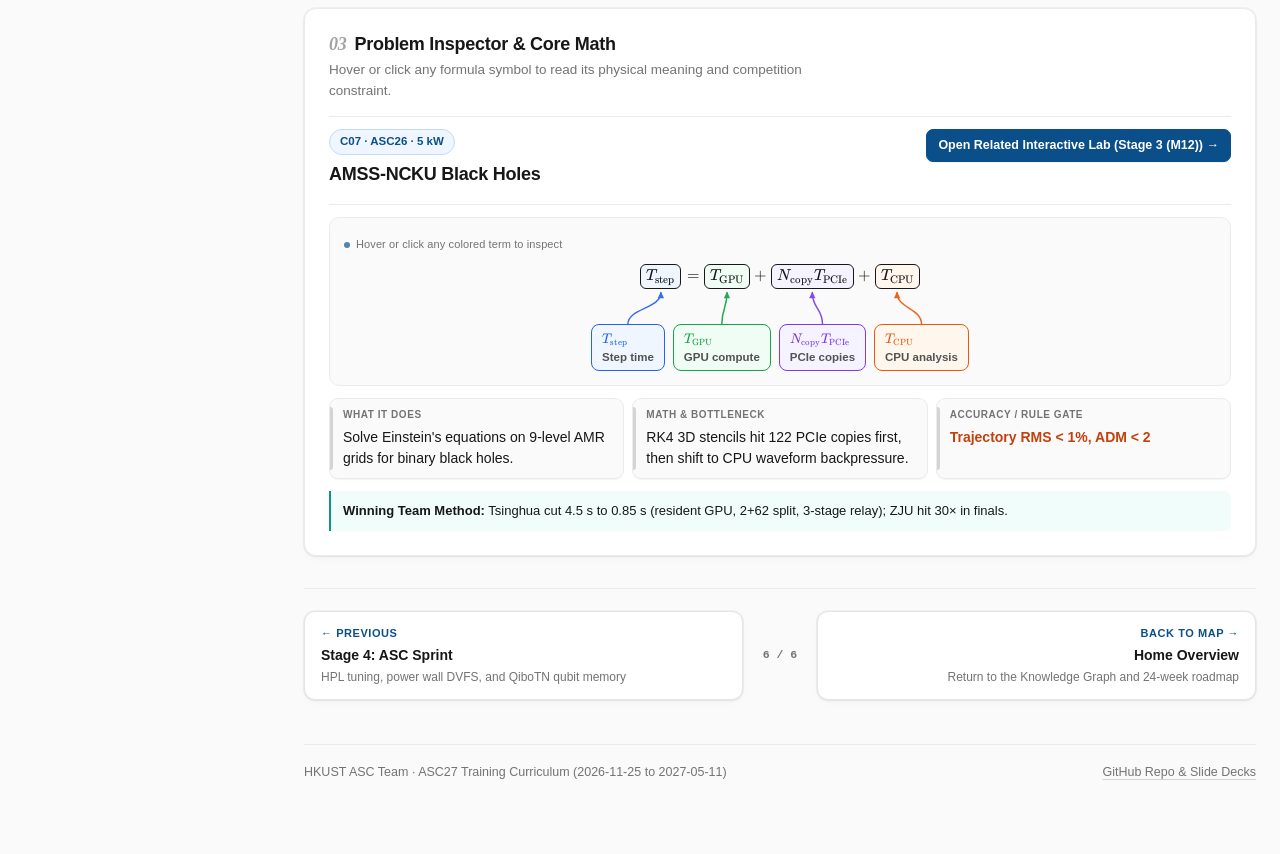
<file: site/past-problems.html>
<!DOCTYPE html>
<html lang="en">
<head>
  <meta charset="UTF-8">
  <meta name="viewport" content="width=device-width, initial-scale=1.0">
  <title>Past ASC Problems (C01 to C10) | HKUST ASC27</title>
  <link rel="stylesheet" href="assets/style.css">
  <link rel="stylesheet" href="assets/vendor/katex/katex.min.css">
  <script src="assets/vendor/katex/katex.min.js"></script>
</head>
<body>
  <header id="site-header"></header>
  <main class="container">
    <section class="hero">
      <div class="eyebrow">Real Competition Archive · ASC22 to ASC26</div>
      <h1>10 Past ASC Problems Mapped to Our Curriculum</h1>
      <p class="lead">Filter by hardware rule or bottleneck type. Click any card to inspect its math, accuracy gate, and winning team speedup.</p>
    </section>

    <section class="lab-card" id="landscape">
      <div class="lab-header">
        <div>
          <h2><span class="section-index">01</span>Competition Landscape: Bottleneck × Year &amp; Power Cap</h2>
          <p class="lab-subtitle">Click any dot to inspect that problem. Compare how CPU-only rules and rising power caps shape each bottleneck.</p>
        </div>
        <span class="pill blue">ASC22–ASC26 · 3 kW to 5 kW</span>
      </div>
      <div class="viz-box">
        <svg id="pp-landscape-svg" viewBox="0 0 760 280" role="img" aria-label="Competition landscape of past ASC problems by bottleneck and year"></svg>
      </div>
    </section>

    <section class="lab-card">
      <div class="lab-header">
        <div>
          <h2><span class="section-index">02</span>Filter Problems</h2>
          <p class="lab-subtitle">Each card links directly to the Stage 1–4 interactive lab that teaches its core bottleneck.</p>
        </div>
        <div class="btn-group" id="pp-filters">
          <button class="btn active" data-f="all">All (10)</button>
          <button class="btn" data-f="gpu">GPU Allowed</button>
          <button class="btn" data-f="cpu">CPU-Only</button>
          <button class="btn" data-f="ai">AI / World Model</button>
          <button class="btn" data-f="sci">Scientific PDE</button>
        </div>
      </div>

      <div class="cards-grid" id="pp-grid"></div>
    </section>

    <section class="lab-card" id="pp-detail-card">
      <div class="lab-header" style="margin-bottom:12px;">
        <div>
          <h2><span class="section-index">03</span>Problem Inspector &amp; Core Math</h2>
          <p class="lab-subtitle">Hover or click any formula symbol to read its physical meaning and competition constraint.</p>
        </div>
      </div>
      <div id="pp-detail"></div>
    </section>

    <footer id="site-footer"></footer>
  </main>

  <script src="assets/common.js"></script>
  <script>
    const problems = [
      { id: "C01", year: "ASC22", col: 0, row: 0, dx: 0, dy: -16, name: "Yuan 4.7B LLM", tags: ["gpu", "ai"], cap: "3 kW",
        what: "Pretrain a 4.7B Chinese Transformer on 1B tokens in PyTorch.",
        math: "Dense GEMMs scale as 6ΦT FLOPs. Static state (~75 GB) overflows a 40 GB A100.",
        formula: {
          tex: "C_{\\mathrm{train}} \\approx 6\\Phi T,\\quad M_{\\mathrm{static}} \\approx 16\\Phi",
          symbols: [
            { sym: "C_train", tex: "C_{\\mathrm{train}}", short: "Training FLOPs", desc: "Total forward and backward floating-point work across all training tokens." },
            { sym: "Phi", tex: "\\Phi", short: "Parameters", desc: "Model parameter count (4.7B for Yuan), driving both FLOPs and memory." },
            { sym: "T", tex: "T", short: "Tokens", desc: "Total training tokens processed (1B tokens in ASC22)." },
            { sym: "16 Phi", tex: "16\\Phi", short: "Static VRAM", desc: "BF16 weights, gradients, and FP32 Adam state totaling ~75 GB." }
          ]
        },
        gate: "Loss < 7.0 with full logs",
        win: "Mixed precision + ZeRO/FSDP + checkpointing + backward All-Reduce overlap.",
        stage: "Stage 3 (M09–M10)", lab: "stage3-ai-systems.html#vram" },
      { id: "C02", year: "ASC22", col: 0, row: 3, dx: 0, dy: 0, name: "DeePMD-kit", tags: ["gpu", "sci"], cap: "3 kW",
        what: "Train deep molecular dynamics potentials for Water, Cu, and Al-Cu-Mg.",
        math: "Irregular neighbor-list descriptors feed small MLP GEMMs with strict FP64 force accuracy.",
        formula: {
          tex: "E = \\sum_{i=1}^{N_{\\mathrm{at}}} \\mathcal{N}\\big(\\mathcal{D}(\\mathbf{R}_i)\\big),\\quad \\mathbf{F}_i = -\\nabla_{\\mathbf{r}_i} E",
          symbols: [
            { sym: "E", tex: "E", short: "Total energy", desc: "System potential energy summed across all atoms." },
            { sym: "D(R_i)", tex: "\\mathcal{D}(\\mathbf{R}_i)", short: "Descriptor", desc: "Local atomic environment descriptor built from irregular neighbor lists." },
            { sym: "F_i", tex: "\\mathbf{F}_i", short: "Atomic force", desc: "Negative energy gradient requiring careful FP64 or verified mixed precision." }
          ]
        },
        gate: "dp test consistency; 3 JSON knobs",
        win: "Enable type_one_side, verified mixed precision, fused CUDA descriptor ops.",
        stage: "Stage 1–2 (M02, M07)", lab: "stage2-parallelism.html#cuda-tile" },
      { id: "C03", year: "ASC24", col: 1, row: 2, dx: 0, dy: 0, name: "GoMars Atmosphere", tags: ["cpu", "sci"], cap: "3 kW",
        what: "Simulate global Martian wind, temperature, and dust on a lat-lon grid.",
        math: "Polar grid bunching shrinks longitudinal spacing Δx ~ cos φ, overloading polar MPI ranks.",
        formula: {
          tex: "\\Delta x(\\phi) = R\\cos(\\phi)\\,\\Delta\\lambda,\\quad \\Delta t \\le \\frac{\\Delta x}{c_{\\max}}",
          symbols: [
            { sym: "Delta x", tex: "\\Delta x(\\phi)", short: "Grid spacing", desc: "East-west cell width that collapses near the poles as cos φ shrinks." },
            { sym: "phi", tex: "\\phi", short: "Latitude", desc: "Planetary latitude where polar ranks face tight CFL stability limits." },
            { sym: "Delta t", tex: "\\Delta t", short: "Time step", desc: "Explicit integration step bounded by the smallest cell width." }
          ]
        },
        gate: "Physical consistency",
        win: "SJTU Application Innovation: polar load balancing, halo overlap, hybrid MPI+OpenMP.",
        stage: "Stage 2 (M06) & M03", lab: "stage2-parallelism.html#mpi-halo" },
      { id: "C04", year: "ASC25", col: 2, row: 3, dx: 0, dy: 0, name: "AlphaFold3", tags: ["cpu", "ai"], cap: "4 kW CPU-only",
        what: "Predict 3D biomolecular structures without GPUs in finals.",
        math: "Cubic triangle attention and quadratic pair tensors thrash CPU caches without layout tuning.",
        formula: {
          tex: "W_{\\mathrm{tri}} = O(N_{\\mathrm{res}}^3 d),\\quad M_{\\mathrm{pair}} = O(N_{\\mathrm{res}}^2 d)",
          symbols: [
            { sym: "W_tri", tex: "W_{\\mathrm{tri}}", short: "Triangle FLOPs", desc: "Cubic compute cost of triangular attention across residue triples." },
            { sym: "N_res", tex: "N_{\\mathrm{res}}", short: "Residues", desc: "Biomolecular token count driving cubic compute and quadratic memory." },
            { sym: "M_pair", tex: "M_{\\mathrm{pair}}", short: "Pair tensor", desc: "Pairwise representation matrix that overflows CPU L2 and L3 caches." }
          ]
        },
        gate: "BF16 (≥ 16-bit precision floor)",
        win: "SJTU e Prize: 30×+ CPU speedup via vector/BLAS tuning and memory layout changes.",
        stage: "Stage 1–2 (M04, M05)", lab: "stage1-foundations.html#roofline" },
      { id: "C05", year: "ASC25", col: 2, row: 0, dx: 0, dy: 0, name: "DeepSeek R1-Distill 32B", tags: ["cpu", "ai"], cap: "4 kW CPU-only",
        what: "Run 32B LLM inference on CPUs with 4-bit or wider weights.",
        math: "Streams 16–18 GiB weights plus KV cache per token at ~1 FLOP/byte arithmetic intensity.",
        formula: {
          tex: "R_{\\mathrm{dec}} \\le \\frac{B_{\\mathrm{mem}}}{W_{\\mathrm{INT4}} + M_{\\mathrm{KV}}}",
          symbols: [
            { sym: "R_dec", tex: "R_{\\mathrm{dec}}", short: "Decode rate", desc: "Maximum tokens per second bounded by memory bandwidth." },
            { sym: "B_mem", tex: "B_{\\mathrm{mem}}", short: "DRAM bandwidth", desc: "Sustained CPU memory bandwidth in bytes per second." },
            { sym: "W_INT4", tex: "W_{\\mathrm{INT4}}", short: "4-bit weights", desc: "Quantized 32B model weights (~16 GiB) streamed every token." },
            { sym: "M_KV", tex: "M_{\\mathrm{KV}}", short: "KV cache", desc: "Active attention key-value cache growing linearly with context length." }
          ]
        },
        gate: "≥ 4-bit, no pruning, no cross-run KV",
        win: "ZJU 14.9 tok/s single-thread via compact 4-bit layouts and fused SIMD GEMV.",
        stage: "Stage 3 (M11) & M05", lab: "stage3-ai-systems.html#kv" },
      { id: "C06", year: "ASC26", col: 3, row: 1, dx: -34, dy: -16, name: "UnifoLM-WMA-0", tags: ["gpu", "ai"], cap: "5 kW",
        what: "Accelerate Unitree's embodied robot video world model.",
        math: "Iterative UNet diffusion denoising, VAE decoding, and video I/O stack end-to-end latency.",
        formula: {
          tex: "T_{\\mathrm{vid}} = N_{\\mathrm{denoise}} T_{\\mathrm{UNet}} + T_{\\mathrm{VAE}} + T_{\\mathrm{IO}}",
          symbols: [
            { sym: "T_vid", tex: "T_{\\mathrm{vid}}", short: "Total time", desc: "End-to-end wall time per generated robot video rollout." },
            { sym: "N_denoise", tex: "N_{\\mathrm{denoise}}", short: "Denoise steps", desc: "Number of diffusion steps reduced or cached via TeaCache." },
            { sym: "T_VAE", tex: "T_{\\mathrm{VAE}}", short: "VAE decode", desc: "Latent-to-pixel decoding latency on GPU." },
            { sym: "T_IO", tex: "T_{\\mathrm{IO}}", short: "Video I/O", desc: "FFmpeg encoding time hidden via asynchronous host threads." }
          ]
        },
        gate: "PSNR ≥ 25 dB (prelim ≥ 16-bit)",
        win: "PKU 26 s & BUPT 30 s (>20×) via resident serving, TeaCache, fusion, async FFmpeg.",
        stage: "Stage 3 (M11) & M07", lab: "stage3-ai-systems.html#kv" },
      { id: "C07", year: "ASC26", col: 3, row: 2, dx: -34, dy: -14, name: "AMSS-NCKU Black Holes", tags: ["gpu", "sci"], cap: "5 kW",
        what: "Solve Einstein's equations on 9-level AMR grids for binary black holes.",
        math: "RK4 3D stencils hit 122 PCIe copies first, then shift to CPU waveform backpressure.",
        formula: {
          tex: "T_{\\mathrm{step}} = T_{\\mathrm{GPU}} + N_{\\mathrm{copy}} T_{\\mathrm{PCIe}} + T_{\\mathrm{CPU}}",
          symbols: [
            { sym: "T_step", tex: "T_{\\mathrm{step}}", short: "Step time", desc: "Wall-clock duration per coarse RK4 step (4.5 s down to 0.85 s)." },
            { sym: "T_GPU", tex: "T_{\\mathrm{GPU}}", short: "GPU compute", desc: "RHS and 65 AMR interpolation kernels kept resident on H100." },
            { sym: "N_copy T_PCIe", tex: "N_{\\mathrm{copy}} T_{\\mathrm{PCIe}}", short: "PCIe copies", desc: "122 host-device roundtrips eliminated by full GPU residency." },
            { sym: "T_CPU", tex: "T_{\\mathrm{CPU}}", short: "CPU analysis", desc: "Waveform extraction overlapped via 2+62 core split and 3-stage relay." }
          ]
        },
        gate: "Trajectory RMS < 1%, ADM < 2",
        win: "Tsinghua cut 4.5 s to 0.85 s (resident GPU, 2+62 split, 3-stage relay); ZJU hit 30× in finals.",
        stage: "Stage 3 (M12)", lab: "stage3-ai-systems.html#amss" },
      { id: "C08", year: "ASC26", col: 3, row: 0, dx: 0, dy: 0, name: "QiboTN Quantum", tags: ["cpu", "sci"], cap: "5 kW CPU-only",
        what: "Simulate QFT, QAOA, and Supremacy circuits via tensor networks.",
        math: "Full state vectors need 16 × 2ⁿ bytes (40q = 16 TiB). Tensor contraction avoids exponential RAM.",
        formula: {
          tex: "M_{\\mathrm{sv}}(n) = 16 \\cdot 2^n\\;\\mathrm{bytes},\\quad C_{\\mathrm{TN}} = O(\\chi^k)",
          symbols: [
            { sym: "M_sv", tex: "M_{\\mathrm{sv}}(n)", short: "State vector", desc: "Exponential complex128 memory wall (20q = 16 MiB, 40q = 16 TiB)." },
            { sym: "n", tex: "n", short: "Qubits", desc: "Circuit qubit count where each extra qubit doubles state-vector size." },
            { sym: "chi", tex: "\\chi", short: "Bond dimension", desc: "Tensor-network contraction width controlling polynomial compute cost." }
          ]
        },
        gate: "Exact mean expectation values; 0 pts if GPU used",
        win: "Fudan rewrote core Python contraction loops into native C for tens-of-times speedup.",
        stage: "Stage 4 (Qubit) & M05", lab: "stage4-asc-sprint.html#qubit" },
      { id: "C09", year: "ASC26", col: 3, row: 1, dx: 34, dy: 16, name: "LeWorldModel (Mystery)", tags: ["gpu", "ai"], cap: "5 kW AMD W7900D",
        what: "Run 200 PushT latent JEPA + CEM planning cases on AMD W7900D.",
        math: "Small-batch iterative CEM loops make GPU launch-bound; video I/O stalls CPU.",
        formula: {
          tex: "T_{\\mathrm{plan}} = N_{\\mathrm{iter}}\\big(K T_{\\mathrm{launch}} + T_{\\mathrm{eval}}\\big)",
          symbols: [
            { sym: "T_plan", tex: "T_{\\mathrm{plan}}", short: "Planning time", desc: "Wall time across 200 PushT control episodes on ROCm." },
            { sym: "N_iter", tex: "N_{\\mathrm{iter}}", short: "CEM iterations", desc: "Iterative planning rounds shortened via early stopping." },
            { sym: "K T_launch", tex: "K T_{\\mathrm{launch}}", short: "Launch overhead", desc: "Small-kernel dispatch tax removed by capturing HIP graphs." }
          ]
        },
        gate: "PushT success rate ≥ 90% on ROCm",
        win: "BUPT 14 s, Tsinghua 16 s, PKU 17 s (>100×) via HIP graphs, BF16, early stop.",
        stage: "Stage 3 (M11) & M16", lab: "stage3-ai-systems.html#kv" },
      { id: "C10", year: "ASC26", col: 3, row: 2, dx: 34, dy: 14, name: "ICON Climate (Group)", tags: ["cpu", "sci"], cap: "5 kW CPU-only",
        what: "5-university alliance optimizing Gordon Bell ICON climate model.",
        math: "Uniform icosahedral mesh removes GoMars poles; CPU SIMD + halo sync dominate.",
        formula: {
          tex: "T_{\\mathrm{step}} = \\frac{W_{\\mathrm{mesh}}}{P_{\\mathrm{SIMD}}} + T_{\\mathrm{halo}}",
          symbols: [
            { sym: "W_mesh", tex: "W_{\\mathrm{mesh}}", short: "Mesh work", desc: "Stencil updates across uniform icosahedral atmospheric cells." },
            { sym: "P_SIMD", tex: "P_{\\mathrm{SIMD}}", short: "SIMD rate", desc: "Vectorized CPU throughput improved by OpenMP and explicit SIMD." },
            { sym: "T_halo", tex: "T_{\\mathrm{halo}}", short: "Halo exchange", desc: "MPI boundary sync latency cut by halo trimming." }
          ]
        },
        gate: "CPU-only, independent cluster runs",
        win: "QHU + SJTU + BUAA + BNU + EAFIT: OpenMP tuning, halo trim, explicit SIMD, -5% MPI.",
        stage: "Stage 2 (M05–M06)", lab: "stage2-parallelism.html#mpi-halo" }
    ];

    let curFilter = "all";
    let selectedId = "C07";
    const grid = document.getElementById("pp-grid");
    const detail = document.getElementById("pp-detail");
    const landscapeSvg = document.getElementById("pp-landscape-svg");

    function renderLandscape() {
      const cols = [
        { label: "ASC22", sub: "3 kW Cap", x: 245 },
        { label: "ASC24", sub: "3 kW Cap", x: 390 },
        { label: "ASC25", sub: "4 kW Cap", x: 535 },
        { label: "ASC26", sub: "5 kW Cap", x: 675 }
      ];
      const rows = [
        { label: "Memory / VRAM Wall", y: 66 },
        { label: "Launch / Pipeline Latency", y: 122 },
        { label: "MPI / PCIe Comm", y: 178 },
        { label: "Compute / Cache Layout", y: 234 }
      ];

      let html = `<rect x="180" y="34" width="560" height="226" rx="8" fill="#FFFFFF" stroke="#E5E5E5"/>`;

      rows.forEach((r, idx) => {
        if (idx > 0) {
          html += `<line x1="180" y1="${r.y - 28}" x2="740" y2="${r.y - 28}" stroke="#E5E5E5" stroke-dasharray="3 3"/>`;
        }
        html += `<text x="168" y="${r.y + 4}" text-anchor="end" font-size="11.5" font-weight="600" fill="#171717">${r.label}</text>`;
      });

      cols.forEach((c, idx) => {
        if (idx > 0) {
          html += `<line x1="${c.x - 72}" y1="34" x2="${c.x - 72}" y2="260" stroke="#E5E5E5"/>`;
        }
        html += `<text x="${c.x}" y="16" text-anchor="middle" font-size="12" font-weight="700" fill="#171717">${c.label}</text>
                 <text x="${c.x}" y="29" text-anchor="middle" font-size="10.5" fill="#737373">${c.sub}</text>`;
      });

      const visibleIds = new Set((curFilter === "all" ? problems : problems.filter(p => p.tags.includes(curFilter))).map(p => p.id));

      problems.forEach(p => {
        const cx = cols[p.col].x + p.dx;
        const cy = rows[p.row].y + p.dy;
        const isSelected = p.id === selectedId;
        const isVisible = visibleIds.has(p.id);
        const fill = p.tags.includes("cpu") ? "#0D9488" : "#6D28D9";
        const op = isVisible ? 1 : 0.22;
        html += `
          <g class="pp-dot" data-id="${p.id}" style="cursor:pointer;" opacity="${op}">
            ${isSelected ? `<circle cx="${cx}" cy="${cy}" r="14" fill="none" stroke="#171717" stroke-width="2"/>` : ""}
            <circle cx="${cx}" cy="${cy}" r="9" fill="${fill}" stroke="#FFFFFF" stroke-width="2"/>
            <text x="${cx}" y="${cy + 3.5}" text-anchor="middle" font-size="8.5" font-weight="700" fill="#FFFFFF">${p.id}</text>
            <text x="${cx}" y="${cy + 20}" text-anchor="middle" font-size="9.5" font-weight="${isSelected ? "700" : "500"}" fill="#171717">${p.name.split(" ")[0]}</text>
          </g>`;
      });

      html += `
        <circle cx="192" cy="272" r="5" fill="#6D28D9"/>
        <text x="202" y="275.5" font-size="11" fill="#737373">GPU Allowed</text>
        <circle cx="290" cy="272" r="5" fill="#0D9488"/>
        <text x="300" y="275.5" font-size="11" fill="#737373">CPU-Only Rule</text>
        <circle cx="408" cy="272" r="5" fill="none" stroke="#171717" stroke-width="2"/>
        <text x="418" y="275.5" font-size="11" fill="#737373">Selected Problem</text>
      `;

      landscapeSvg.innerHTML = html;
      landscapeSvg.querySelectorAll(".pp-dot").forEach(el => {
        el.onclick = () => {
          selectedId = el.dataset.id;
          renderLandscape();
          renderList();
          renderDetail();
        };
      });
    }

    function renderList() {
      const list = curFilter === "all" ? problems : problems.filter(p => p.tags.includes(curFilter));
      grid.innerHTML = list.map(p => `
        <div class="nav-card" style="cursor:pointer; border-color:${p.id === selectedId ? "#171717" : ""}; background:${p.id === selectedId ? "#FAFAFA" : ""}" data-id="${p.id}">
          <div style="display:flex; justify-content:space-between; align-items:center;">
            <span class="pill ${p.tags.includes("cpu") ? "teal" : "violet"}">${p.id} · ${p.year}</span>
            <span style="font-size:12px; color:#737373; font-family:var(--mono);">${p.cap}</span>
          </div>
          <h3>${p.name}</h3>
          <p>${p.what}</p>
        </div>`).join("");

      grid.querySelectorAll("[data-id]").forEach(el => {
        el.onclick = () => {
          selectedId = el.dataset.id;
          renderLandscape();
          renderList();
          renderDetail();
        };
      });
    }

    function renderDetail() {
      const p = problems.find(x => x.id === selectedId) || problems[0];
      detail.innerHTML = `
        <div class="lab-header" style="margin-bottom:10px;">
          <div>
            <span class="pill blue">${p.id} · ${p.year} · ${p.cap}</span>
            <h2 style="margin-top:8px;">${p.name}</h2>
          </div>
          <a class="btn primary" href="${p.lab}">Open Related Interactive Lab (${p.stage}) &rarr;</a>
        </div>
        <div id="pp-formula"></div>
        <div class="stat-strip">
          <div class="stat"><div class="stat-k">What It Does</div><div style="font-size:14px; margin-top:4px;">${p.what}</div></div>
          <div class="stat"><div class="stat-k">Math &amp; Bottleneck</div><div style="font-size:14px; margin-top:4px;">${p.math}</div></div>
          <div class="stat"><div class="stat-k">Accuracy / Rule Gate</div><div style="font-size:14px; margin-top:4px; color:#C2410C; font-weight:600;">${p.gate}</div></div>
        </div>
        <div class="takeaway teal"><strong>Winning Team Method:</strong> ${p.win}</div>
      `;
      window.ASC27.renderFormulaBox(document.getElementById("pp-formula"), p.formula);
    }

    document.querySelectorAll("#pp-filters button").forEach(btn => {
      btn.onclick = () => {
        document.querySelectorAll("#pp-filters button").forEach(b => b.classList.remove("active"));
        btn.classList.add("active");
        curFilter = btn.dataset.f;
        renderLandscape();
        renderList();
      };
    });

    renderLandscape();
    renderList();
    renderDetail();
  </script>
</body>
</html>
</file>
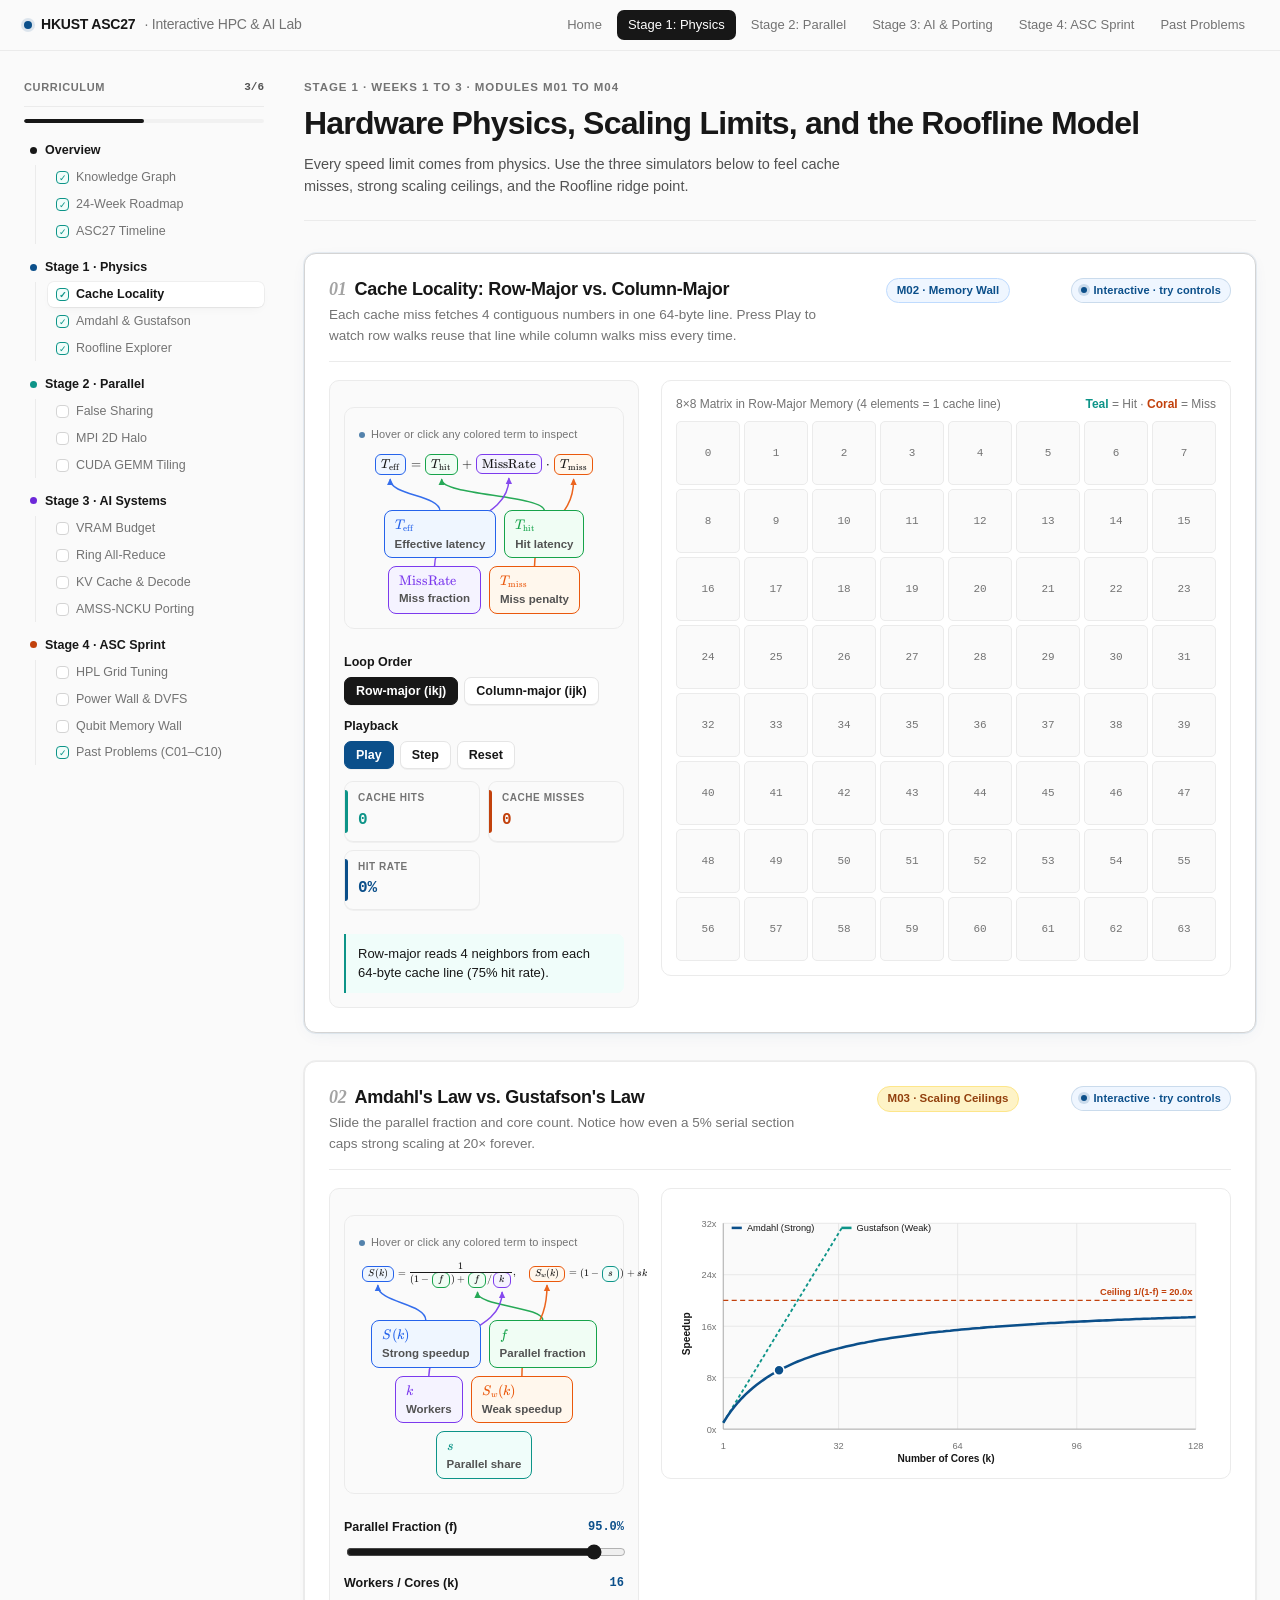
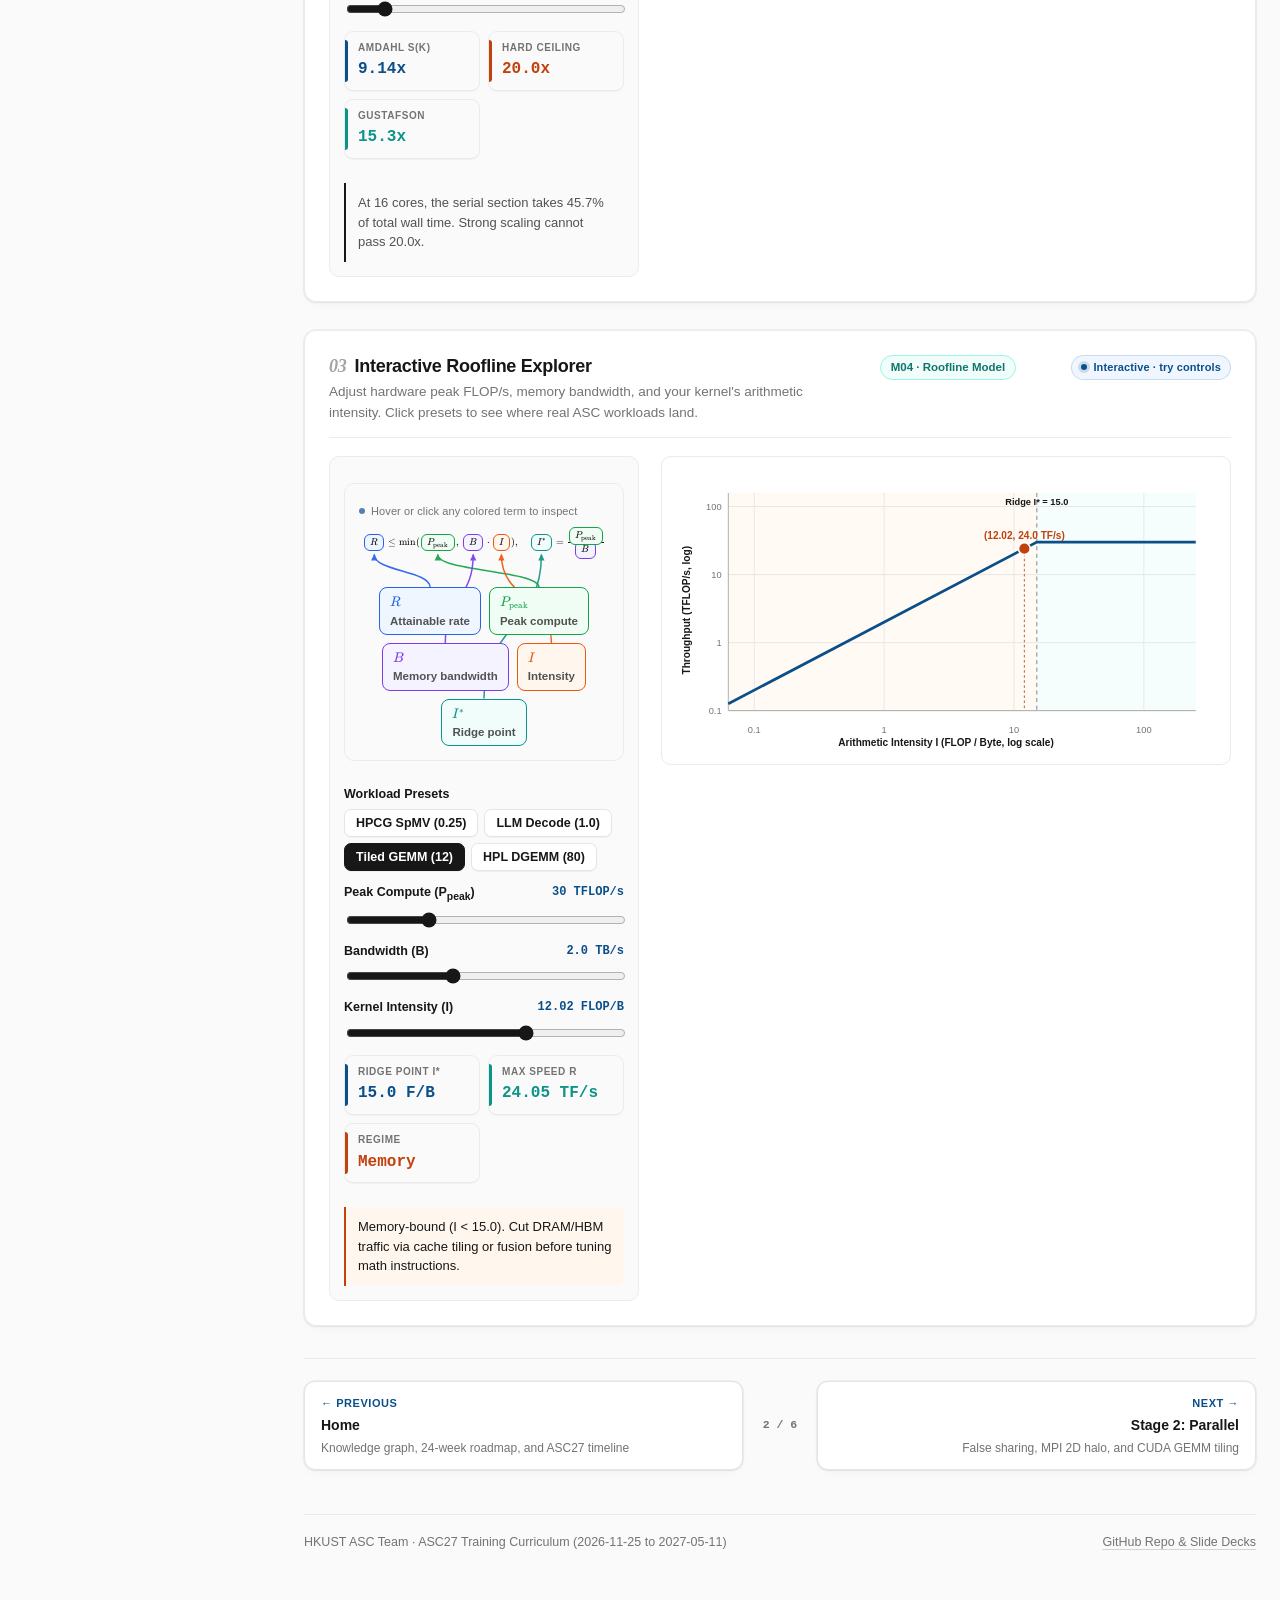
<file: site/stage1-foundations.html>
<!DOCTYPE html>
<html lang="en">
<head>
  <meta charset="UTF-8">
  <meta name="viewport" content="width=device-width, initial-scale=1.0">
  <title>Stage 1: Hardware Physics &amp; Roofline | HKUST ASC27</title>
  <link rel="stylesheet" href="assets/vendor/katex/katex.min.css">
  <link rel="stylesheet" href="assets/style.css">
</head>
<body>
  <header id="site-header"></header>
  <main class="container">
    <section class="hero">
      <div class="eyebrow">Stage 1 · Weeks 1 to 3 · Modules M01 to M04</div>
      <h1>Hardware Physics, Scaling Limits, and the Roofline Model</h1>
      <p class="lead">Every speed limit comes from physics. Use the three simulators below to feel cache misses, strong scaling ceilings, and the Roofline ridge point.</p>
    </section>

    <!-- LAB 1: CACHE LOCALITY -->
    <section class="lab-card" id="cache">
      <div class="lab-header">
        <div>
          <h2><span class="section-index">01</span>Cache Locality: Row-Major vs. Column-Major</h2>
          <p class="lab-subtitle">Each cache miss fetches 4 contiguous numbers in one 64-byte line. Press Play to watch row walks reuse that line while column walks miss every time.</p>
        </div>
        <span class="pill blue">M02 · Memory Wall</span>
      </div>

      <div class="lab-grid">
        <div class="controls">
          <div id="cache-formula"></div>
          <div class="control-row">
            <div class="control-label"><span>Loop Order</span></div>
            <div class="btn-group">
              <button class="btn active" id="mode-row">Row-major (ikj)</button>
              <button class="btn" id="mode-col">Column-major (ijk)</button>
            </div>
          </div>
          <div class="control-row">
            <div class="control-label"><span>Playback</span></div>
            <div class="btn-group">
              <button class="btn primary" id="cache-play">Play</button>
              <button class="btn" id="cache-step">Step</button>
              <button class="btn" id="cache-reset">Reset</button>
            </div>
          </div>
          <div class="stat-strip" style="margin:0;">
            <div class="stat"><div class="stat-k">Cache Hits</div><div class="stat-v teal" id="c-hits">0</div></div>
            <div class="stat"><div class="stat-k">Cache Misses</div><div class="stat-v coral" id="c-misses">0</div></div>
            <div class="stat"><div class="stat-k">Hit Rate</div><div class="stat-v blue" id="c-rate">0%</div></div>
          </div>
          <div class="takeaway" id="cache-msg">Row-major reads 4 neighbors from one 64-byte cache line (75% hit rate).</div>
        </div>

        <div class="viz-box">
          <div style="display:flex; justify-content:space-between; font-size:12px; color:#737373; margin-bottom:8px;">
            <span>8×8 Matrix in Row-Major Memory (4 elements = 1 cache line)</span>
            <span><strong style="color:#0D9488;">Teal</strong> = Hit · <strong style="color:#C2410C;">Coral</strong> = Miss</span>
          </div>
          <div class="mem-grid" id="cache-grid"></div>
        </div>
      </div>
    </section>

    <!-- LAB 2: AMDAHL & GUSTAFSON -->
    <section class="lab-card" id="amdahl">
      <div class="lab-header">
        <div>
          <h2><span class="section-index">02</span>Amdahl's Law vs. Gustafson's Law</h2>
          <p class="lab-subtitle">Slide the parallel fraction and core count. Notice how even a 5% serial section caps strong scaling at 20× forever.</p>
        </div>
        <span class="pill gold">M03 · Scaling Ceilings</span>
      </div>

      <div class="lab-grid">
        <div class="controls">
          <div id="amdahl-formula"></div>
          <div class="control-row">
            <div class="control-label"><span>Parallel Fraction (f)</span><span class="control-val" id="am-f-val">95%</span></div>
            <input type="range" id="am-f" min="50" max="99.5" step="0.5" value="95">
          </div>
          <div class="control-row">
            <div class="control-label"><span>Workers / Cores (k)</span><span class="control-val" id="am-k-val">16</span></div>
            <input type="range" id="am-k" min="1" max="128" step="1" value="16">
          </div>
          <div class="stat-strip" style="margin:0;">
            <div class="stat"><div class="stat-k">Amdahl S(k)</div><div class="stat-v blue" id="am-s">9.14x</div></div>
            <div class="stat"><div class="stat-k">Hard Ceiling</div><div class="stat-v coral" id="am-max">20.0x</div></div>
            <div class="stat"><div class="stat-k">Gustafson</div><div class="stat-v teal" id="am-g">15.25x</div></div>
          </div>
          <div class="takeaway" id="am-msg">At 16 cores, serial work takes 45.7% of total wall time.</div>
        </div>

        <div class="viz-box">
          <svg id="am-svg" viewBox="0 0 640 310" role="img" aria-label="Amdahl and Gustafson scaling plot"></svg>
        </div>
      </div>
    </section>

    <!-- LAB 3: LIVE ROOFLINE -->
    <section class="lab-card" id="roofline">
      <div class="lab-header">
        <div>
          <h2><span class="section-index">03</span>Interactive Roofline Explorer</h2>
          <p class="lab-subtitle">Adjust hardware peak FLOP/s, memory bandwidth, and your kernel's arithmetic intensity. Click presets to see where real ASC workloads land.</p>
        </div>
        <span class="pill teal">M04 · Roofline Model</span>
      </div>

      <div class="lab-grid">
        <div class="controls">
          <div id="roofline-formula"></div>
          <div class="control-row">
            <div class="control-label"><span>Workload Presets</span></div>
            <div class="btn-group">
              <button class="btn" data-i="0.25">HPCG SpMV (0.25)</button>
              <button class="btn" data-i="1.0">LLM Decode (1.0)</button>
              <button class="btn active" data-i="12">Tiled GEMM (12)</button>
              <button class="btn" data-i="80">HPL DGEMM (80)</button>
            </div>
          </div>
          <div class="control-row">
            <div class="control-label"><span>Peak Compute (P<sub>peak</sub>)</span><span class="control-val" id="rf-p-val">30 TFLOP/s</span></div>
            <input type="range" id="rf-p" min="2" max="100" step="1" value="30">
          </div>
          <div class="control-row">
            <div class="control-label"><span>Bandwidth (B)</span><span class="control-val" id="rf-b-val">2.0 TB/s</span></div>
            <input type="range" id="rf-b" min="0.2" max="5.0" step="0.1" value="2.0">
          </div>
          <div class="control-row">
            <div class="control-label"><span>Kernel Intensity (I)</span><span class="control-val" id="rf-i-val">12.0 FLOP/B</span></div>
            <input type="range" id="rf-i" min="-1" max="2.2" step="0.02" value="1.08">
          </div>
          <div class="stat-strip" style="margin:0;">
            <div class="stat"><div class="stat-k">Ridge Point I*</div><div class="stat-v blue" id="rf-ib">15.0</div></div>
            <div class="stat"><div class="stat-k">Max Speed R</div><div class="stat-v teal" id="rf-r">24.0 TF/s</div></div>
            <div class="stat"><div class="stat-k">Regime</div><div class="stat-v coral" id="rf-reg">Memory</div></div>
          </div>
          <div class="takeaway" id="rf-msg"></div>
        </div>

        <div class="viz-box">
          <svg id="rf-svg" viewBox="0 0 640 330" role="img" aria-label="Log-log Roofline chart"></svg>
        </div>
      </div>
    </section>

    <footer id="site-footer"></footer>
  </main>

  <script src="assets/vendor/katex/katex.min.js"></script>
  <script src="assets/common.js"></script>
  <script>
    // ---- KATEX FORMULAS & INTERACTIVE SYMBOLS ----
    window.ASC27.renderFormulaBox(document.getElementById("cache-formula"), {
      tex: "T_{\\mathrm{eff}} = T_{\\mathrm{hit}} + \\mathrm{MissRate} \\cdot T_{\\mathrm{miss}}",
      symbols: [
        { sym: "Teff", tex: "T_{\\mathrm{eff}}", short: "Effective latency", desc: "Average time in nanoseconds per memory access." },
        { sym: "Thit", tex: "T_{\\mathrm{hit}}", short: "Hit latency", desc: "Time to serve data already in L1 cache (about 1 ns)." },
        { sym: "MissRate", tex: "\\mathrm{MissRate}", short: "Miss fraction", desc: "Share of accesses that miss cache (0 to 1)." },
        { sym: "Tmiss", tex: "T_{\\mathrm{miss}}", short: "Miss penalty", desc: "Extra time to fetch a 64-byte line from DRAM (about 60 ns)." }
      ]
    });

    window.ASC27.renderFormulaBox(document.getElementById("amdahl-formula"), {
      tex: "S(k) = \\frac{1}{(1-f) + f/k},\\quad S_w(k) = (1-s) + sk",
      symbols: [
        { sym: "S(k)", tex: "S(k)", short: "Strong speedup", desc: "Fixed-problem speedup on k workers under Amdahl's law." },
        { sym: "f", tex: "f", short: "Parallel fraction", desc: "Share of single-core runtime that can run in parallel." },
        { sym: "k", tex: "k", short: "Workers", desc: "Number of parallel CPU cores or accelerators." },
        { sym: "Sw(k)", tex: "S_w(k)", short: "Weak speedup", desc: "Scaled-problem speedup on k workers under Gustafson's law." },
        { sym: "s", tex: "s", short: "Parallel share", desc: "Fraction of scaled runtime spent in parallel work." }
      ]
    });

    window.ASC27.renderFormulaBox(document.getElementById("roofline-formula"), {
      tex: "R \\le \\min(P_{\\mathrm{peak}},\\, B \\cdot I),\\quad I^* = \\frac{P_{\\mathrm{peak}}}{B}",
      symbols: [
        { sym: "R", tex: "R", short: "Attainable rate", desc: "Maximum sustained kernel throughput in TFLOP/s." },
        { sym: "Ppeak", tex: "P_{\\mathrm{peak}}", short: "Peak compute", desc: "Hardware floating-point ceiling in TFLOP/s." },
        { sym: "B", tex: "B", short: "Memory bandwidth", desc: "Sustained DRAM or HBM bandwidth in TB/s." },
        { sym: "I", tex: "I", short: "Intensity", desc: "Kernel floating-point operations per byte moved (FLOP/B)." },
        { sym: "I*", tex: "I^*", short: "Ridge point", desc: "Intensity where memory and compute ceilings meet (FLOP/B)." }
      ]
    });

    // ---- LAB 1: CACHE LOCALITY ----
    const gridEl = document.getElementById("cache-grid");
    const cells = [];
    for (let i = 0; i < 64; i++) {
      const d = document.createElement("div");
      d.className = "mem-cell";
      d.textContent = i;
      gridEl.appendChild(d);
      cells.push(d);
    }
    let cacheMode = "row", stepIdx = 0, hits = 0, misses = 0, timer = null;
    let cacheLines = []; // tiny 2-line LRU cache (4 elements per line)

    function getOrder() {
      const seq = [];
      for (let r = 0; r < 8; r++) {
        for (let c = 0; c < 8; c++) {
          seq.push(cacheMode === "row" ? r * 8 + c : c * 8 + r);
        }
      }
      return seq;
    }

    function resetCache() {
      clearInterval(timer); timer = null;
      document.getElementById("cache-play").textContent = "Play";
      stepIdx = 0; hits = 0; misses = 0; cacheLines = [];
      cells.forEach(c => c.className = "mem-cell");
      updateCacheStats();
    }

    function updateCacheStats() {
      const tot = hits + misses;
      document.getElementById("c-hits").textContent = hits;
      document.getElementById("c-misses").textContent = misses;
      document.getElementById("c-rate").textContent = tot ? Math.round((hits / tot) * 100) + "%" : "0%";
      const msg = document.getElementById("cache-msg");
      if (cacheMode === "row") {
        msg.className = "takeaway teal";
        msg.textContent = "Row-major reads 4 neighbors from each 64-byte cache line (75% hit rate).";
      } else {
        msg.className = "takeaway coral";
        msg.textContent = "Column-major jumps 8 slots every step, evicting lines before reuse (0% hit rate).";
      }
    }

    function stepCache() {
      const seq = getOrder();
      if (stepIdx >= seq.length) {
        clearInterval(timer); timer = null;
        document.getElementById("cache-play").textContent = "Play";
        return;
      }
      cells.forEach(c => c.classList.remove("active"));
      const addr = seq[stepIdx++];
      const line = Math.floor(addr / 4);
      const isHit = cacheLines.includes(line);
      if (isHit) {
        hits++;
        cells[addr].className = "mem-cell hit active";
      } else {
        misses++;
        cacheLines.push(line);
        if (cacheLines.length > 2) cacheLines.shift();
        cells[addr].className = "mem-cell miss active";
      }
      updateCacheStats();
    }

    document.getElementById("mode-row").onclick = () => {
      cacheMode = "row";
      document.getElementById("mode-row").classList.add("active");
      document.getElementById("mode-col").classList.remove("active");
      resetCache();
    };
    document.getElementById("mode-col").onclick = () => {
      cacheMode = "col";
      document.getElementById("mode-col").classList.add("active");
      document.getElementById("mode-row").classList.remove("active");
      resetCache();
    };
    document.getElementById("cache-step").onclick = stepCache;
    document.getElementById("cache-reset").onclick = resetCache;
    document.getElementById("cache-play").onclick = () => {
      if (timer) {
        clearInterval(timer); timer = null;
        document.getElementById("cache-play").textContent = "Play";
      } else {
        if (stepIdx >= 64) resetCache();
        document.getElementById("cache-play").textContent = "Pause";
        timer = setInterval(stepCache, 110);
      }
    };
    resetCache();

    // ---- LAB 2: AMDAHL & GUSTAFSON ----
    const amF = document.getElementById("am-f");
    const amK = document.getElementById("am-k");
    const amSvg = document.getElementById("am-svg");

    function drawAmdahl() {
      const f = parseFloat(amF.value) / 100;
      const k = parseInt(amK.value, 10);
      const sAmdahl = 1 / ((1 - f) + f / k);
      const sMax = 1 / (1 - f);
      const sGust = (1 - f) + f * k;
      const serialShare = ((1 - f) / ((1 - f) + f / k)) * 100;

      document.getElementById("am-f-val").textContent = (f * 100).toFixed(1) + "%";
      document.getElementById("am-k-val").textContent = k;
      document.getElementById("am-s").textContent = sAmdahl.toFixed(2) + "x";
      document.getElementById("am-max").textContent = sMax.toFixed(1) + "x";
      document.getElementById("am-g").textContent = sGust.toFixed(1) + "x";
      document.getElementById("am-msg").textContent =
        `At ${k} cores, the serial section takes ${serialShare.toFixed(1)}% of total wall time. Strong scaling cannot pass ${sMax.toFixed(1)}x.`;

      const W = 640, H = 310, padL = 56, padR = 24, padT = 24, padB = 42;
      const maxK = 128, maxY = Math.max(32, Math.min(130, sMax * 1.15));
      const xMap = v => padL + ((v - 1) / (maxK - 1)) * (W - padL - padR);
      const yMap = v => H - padB - (Math.min(v, maxY) / maxY) * (H - padT - padB);

      let pathA = "", pathG = "";
      for (let x = 1; x <= maxK; x += 1) {
        const yA = 1 / ((1 - f) + f / x);
        const yG = (1 - f) + f * x;
        pathA += (x === 1 ? "M" : "L") + `${xMap(x).toFixed(1)},${yMap(yA).toFixed(1)} `;
        if (yG <= maxY) pathG += (pathG === "" ? "M" : "L") + `${xMap(x).toFixed(1)},${yMap(yG).toFixed(1)} `;
      }

      let grid = "";
      [1, 32, 64, 96, 128].forEach(tick => {
        const x = xMap(tick);
        grid += `<line x1="${x}" y1="${padT}" x2="${x}" y2="${H - padB}" stroke="#E5E5E5"/>
                 <text x="${x}" y="${H - 18}" text-anchor="middle" font-size="11" fill="#737373">${tick}</text>`;
      });
      for (let i = 0; i <= 4; i++) {
        const val = (maxY / 4) * i;
        const y = yMap(val);
        grid += `<line x1="${padL}" y1="${y}" x2="${W - padR}" y2="${y}" stroke="#E5E5E5"/>
                 <text x="${padL - 8}" y="${y + 4}" text-anchor="end" font-size="11" fill="#737373">${val.toFixed(0)}x</text>`;
      }

      const ceilY = yMap(sMax);
      amSvg.innerHTML = `
        <rect x="${padL}" y="${padT}" width="${W - padL - padR}" height="${H - padT - padB}" fill="#FAFAFA"/>
        ${grid}
        <line x1="${padL}" y1="${H - padB}" x2="${W - padR}" y2="${H - padB}" stroke="#A3A3A3"/>
        <line x1="${padL}" y1="${padT}" x2="${padL}" y2="${H - padB}" stroke="#A3A3A3"/>
        <line x1="${padL}" y1="${ceilY}" x2="${W - padR}" y2="${ceilY}" stroke="#C2410C" stroke-dasharray="6 4" stroke-width="1.5"/>
        <text x="${W - padR - 4}" y="${ceilY - 6}" text-anchor="end" font-size="11" font-weight="700" fill="#C2410C">Ceiling 1/(1-f) = ${sMax.toFixed(1)}x</text>
        <path d="${pathG}" fill="none" stroke="#0D9488" stroke-width="2.2" stroke-dasharray="4 3"/>
        <path d="${pathA}" fill="none" stroke="#0B4F8A" stroke-width="3"/>
        <circle cx="${xMap(k)}" cy="${yMap(sAmdahl)}" r="6" fill="#0B4F8A" stroke="#FFFFFF" stroke-width="2"/>
        <text x="${W / 2}" y="${H - 3}" text-anchor="middle" font-size="12" font-weight="600" fill="#171717">Number of Cores (k)</text>
        <text x="16" y="${H / 2}" text-anchor="middle" font-size="12" font-weight="600" fill="#171717" transform="rotate(-90 16 ${H / 2})">Speedup</text>
        <rect x="${padL + 10}" y="${padT + 4}" width="12" height="3" fill="#0B4F8A"/>
        <text x="${padL + 28}" y="${padT + 9}" font-size="11" fill="#171717">Amdahl (Strong)</text>
        <rect x="${padL + 140}" y="${padT + 4}" width="12" height="3" fill="#0D9488"/>
        <text x="${padL + 158}" y="${padT + 9}" font-size="11" fill="#171717">Gustafson (Weak)</text>
      `;
    }
    amF.oninput = drawAmdahl;
    amK.oninput = drawAmdahl;
    drawAmdahl();

    // ---- LAB 3: LIVE ROOFLINE ----
    const rfP = document.getElementById("rf-p");
    const rfB = document.getElementById("rf-b");
    const rfI = document.getElementById("rf-i");
    const rfSvg = document.getElementById("rf-svg");

    document.querySelectorAll("[data-i]").forEach(btn => {
      btn.onclick = () => {
        document.querySelectorAll("[data-i]").forEach(b => b.classList.remove("active"));
        btn.classList.add("active");
        rfI.value = Math.log10(parseFloat(btn.dataset.i)).toFixed(2);
        drawRoofline();
      };
    });

    function drawRoofline() {
      const P = parseFloat(rfP.value); // TFLOP/s
      const B = parseFloat(rfB.value); // TB/s
      const I = Math.pow(10, parseFloat(rfI.value)); // FLOP/Byte
      const Ib = P / B;
      const R = Math.min(P, B * I);
      const isMem = I < Ib;

      document.getElementById("rf-p-val").textContent = P.toFixed(0) + " TFLOP/s";
      document.getElementById("rf-b-val").textContent = B.toFixed(1) + " TB/s";
      document.getElementById("rf-i-val").textContent = I.toFixed(2) + " FLOP/B";
      document.getElementById("rf-ib").textContent = Ib.toFixed(1) + " F/B";
      document.getElementById("rf-r").textContent = R.toFixed(2) + " TF/s";
      const regEl = document.getElementById("rf-reg");
      regEl.textContent = isMem ? "Memory" : "Compute";
      regEl.className = "stat-v " + (isMem ? "coral" : "teal");

      const msg = document.getElementById("rf-msg");
      if (isMem) {
        msg.className = "takeaway coral";
        msg.textContent = `Memory-bound (I < ${Ib.toFixed(1)}). Cut DRAM/HBM traffic via cache tiling or fusion before tuning math instructions.`;
      } else {
        msg.className = "takeaway teal";
        msg.textContent = `Compute-bound (I ≥ ${Ib.toFixed(1)}). Use SIMD, Tensor Cores, or lower FLOP count to beat ${P.toFixed(0)} TFLOP/s.`;
      }

      const W = 640, H = 330, padL = 62, padR = 24, padT = 26, padB = 46;
      const minLogI = -1.2, maxLogI = 2.4;
      const minLogR = -1.0, maxLogR = 2.2;
      const xMap = val => padL + ((Math.log10(val) - minLogI) / (maxLogI - minLogI)) * (W - padL - padR);
      const yMap = val => H - padB - ((Math.log10(Math.max(val, 0.1)) - minLogR) / (maxLogR - minLogR)) * (H - padT - padB);

      let grid = "";
      [0.1, 1, 10, 100].forEach(v => {
        const x = xMap(v);
        grid += `<line x1="${x}" y1="${padT}" x2="${x}" y2="${H - padB}" stroke="#E5E5E5"/>
                 <text x="${x}" y="${H - 20}" text-anchor="middle" font-size="11" fill="#737373">${v}</text>`;
      });
      [0.1, 1, 10, 100].forEach(v => {
        const y = yMap(v);
        grid += `<line x1="${padL}" y1="${y}" x2="${W - padR}" y2="${y}" stroke="#E5E5E5"/>
                 <text x="${padL - 8}" y="${y + 4}" text-anchor="end" font-size="11" fill="#737373">${v}</text>`;
      });

      const x0 = Math.pow(10, minLogI), xEnd = Math.pow(10, maxLogI);
      const slopeStartI = Math.max(x0, 0.1 / B);
      const roofPath = `M ${xMap(slopeStartI).toFixed(1)},${yMap(B * slopeStartI).toFixed(1)} L ${xMap(Ib).toFixed(1)},${yMap(P).toFixed(1)} L ${xMap(xEnd).toFixed(1)},${yMap(P).toFixed(1)}`;
      const kx = xMap(I), ky = yMap(R);

      rfSvg.innerHTML = `
        <rect x="${padL}" y="${padT}" width="${Math.max(0, xMap(Ib) - padL)}" height="${H - padT - padB}" fill="#FFF7ED" opacity="0.65"/>
        <rect x="${xMap(Ib)}" y="${padT}" width="${Math.max(0, W - padR - xMap(Ib))}" height="${H - padT - padB}" fill="#F0FDFA" opacity="0.65"/>
        ${grid}
        <line x1="${padL}" y1="${H - padB}" x2="${W - padR}" y2="${H - padB}" stroke="#A3A3A3"/>
        <line x1="${padL}" y1="${padT}" x2="${padL}" y2="${H - padB}" stroke="#A3A3A3"/>
        <line x1="${xMap(Ib)}" y1="${padT}" x2="${xMap(Ib)}" y2="${H - padB}" stroke="#737373" stroke-dasharray="5 4"/>
        <text x="${xMap(Ib)}" y="${padT + 14}" text-anchor="middle" font-size="11" font-weight="700" fill="#171717">Ridge I* = ${Ib.toFixed(1)}</text>
        <path d="${roofPath}" fill="none" stroke="#0B4F8A" stroke-width="3.2"/>
        <line x1="${kx}" y1="${ky}" x2="${kx}" y2="${H - padB}" stroke="${isMem ? "#C2410C" : "#0D9488"}" stroke-dasharray="3 3"/>
        <circle cx="${kx}" cy="${ky}" r="7" fill="${isMem ? "#C2410C" : "#0D9488"}" stroke="#FFFFFF" stroke-width="2"/>
        <text x="${kx}" y="${ky - 12}" text-anchor="middle" font-size="12" font-weight="700" fill="${isMem ? "#C2410C" : "#0D9488"}">(${I.toFixed(2)}, ${R.toFixed(1)} TF/s)</text>
        <text x="${W / 2}" y="${H - 4}" text-anchor="middle" font-size="12" font-weight="600" fill="#171717">Arithmetic Intensity I (FLOP / Byte, log scale)</text>
        <text x="16" y="${H / 2}" text-anchor="middle" font-size="12" font-weight="600" fill="#171717" transform="rotate(-90 16 ${H / 2})">Throughput (TFLOP/s, log)</text>
      `;
    }
    rfP.oninput = drawRoofline;
    rfB.oninput = drawRoofline;
    rfI.oninput = () => {
      document.querySelectorAll("[data-i]").forEach(b => b.classList.remove("active"));
      drawRoofline();
    };
    drawRoofline();
  </script>
</body>
</html>
</file>
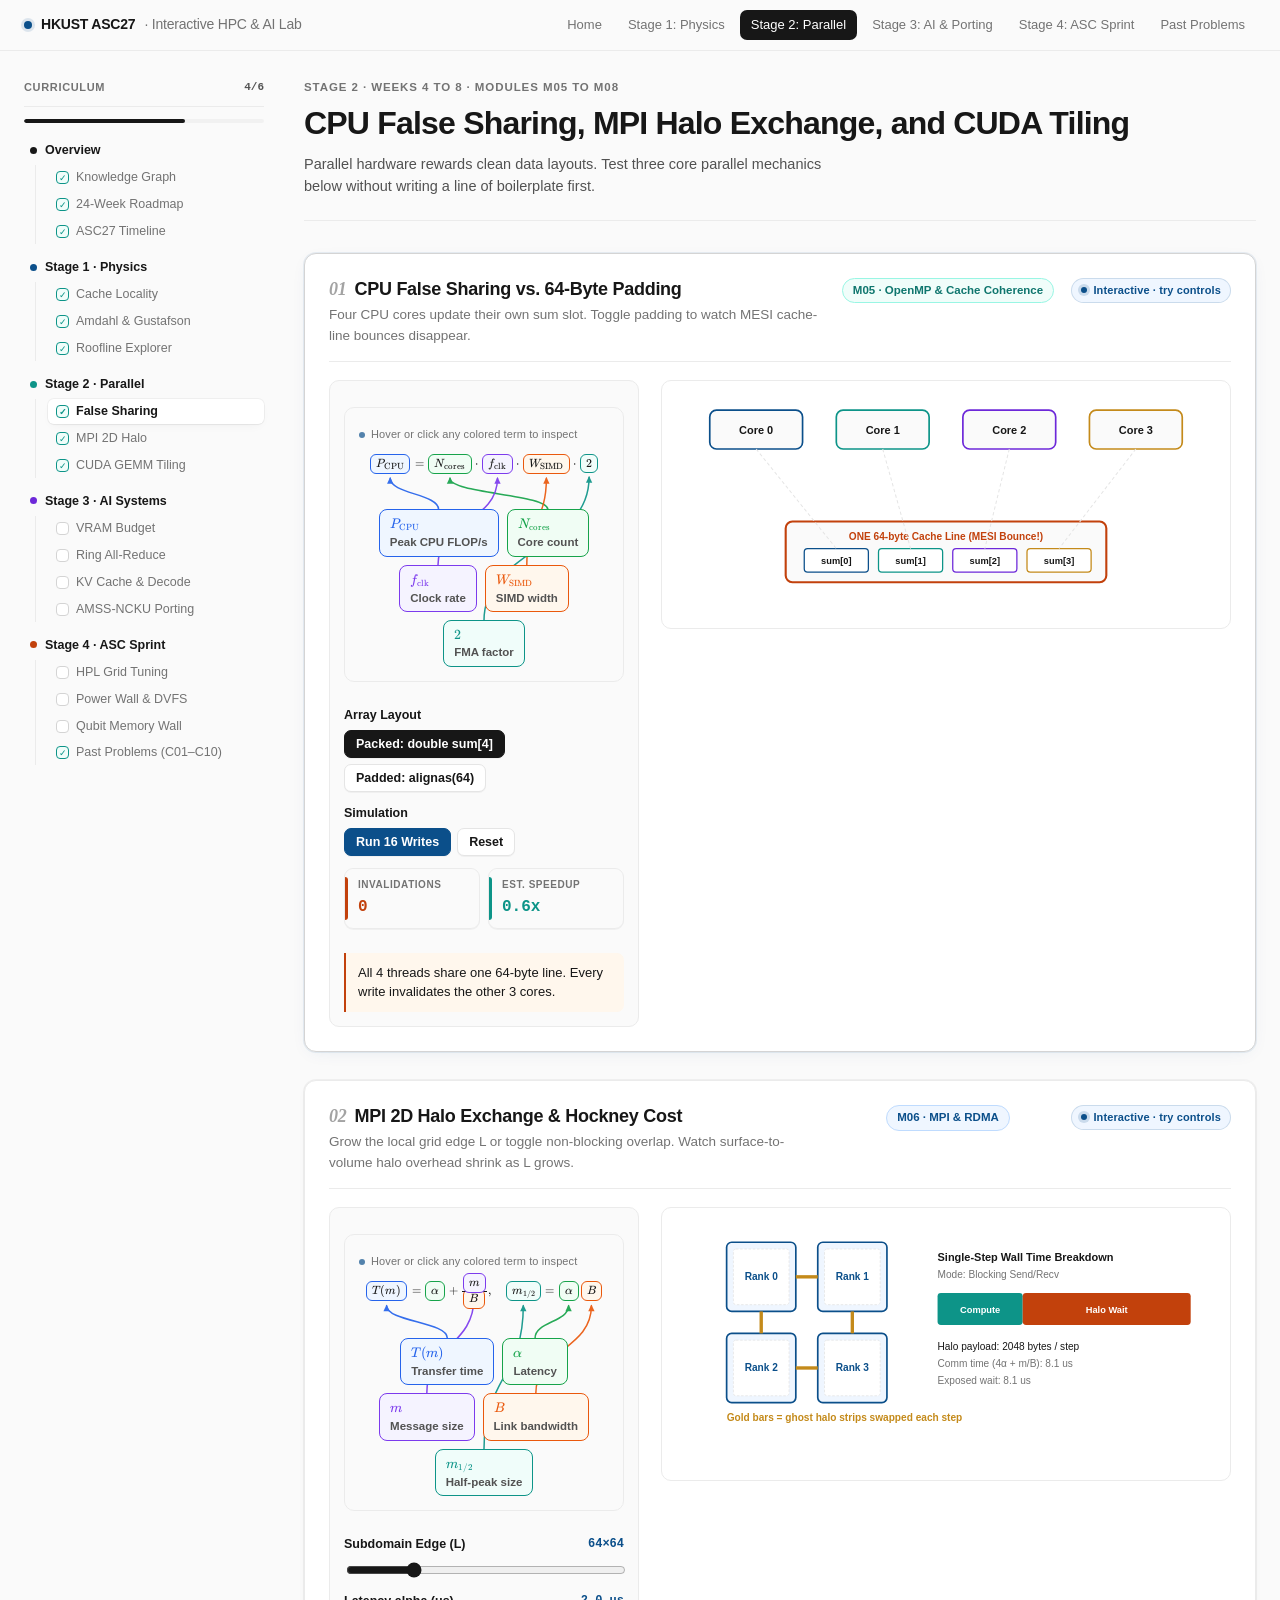
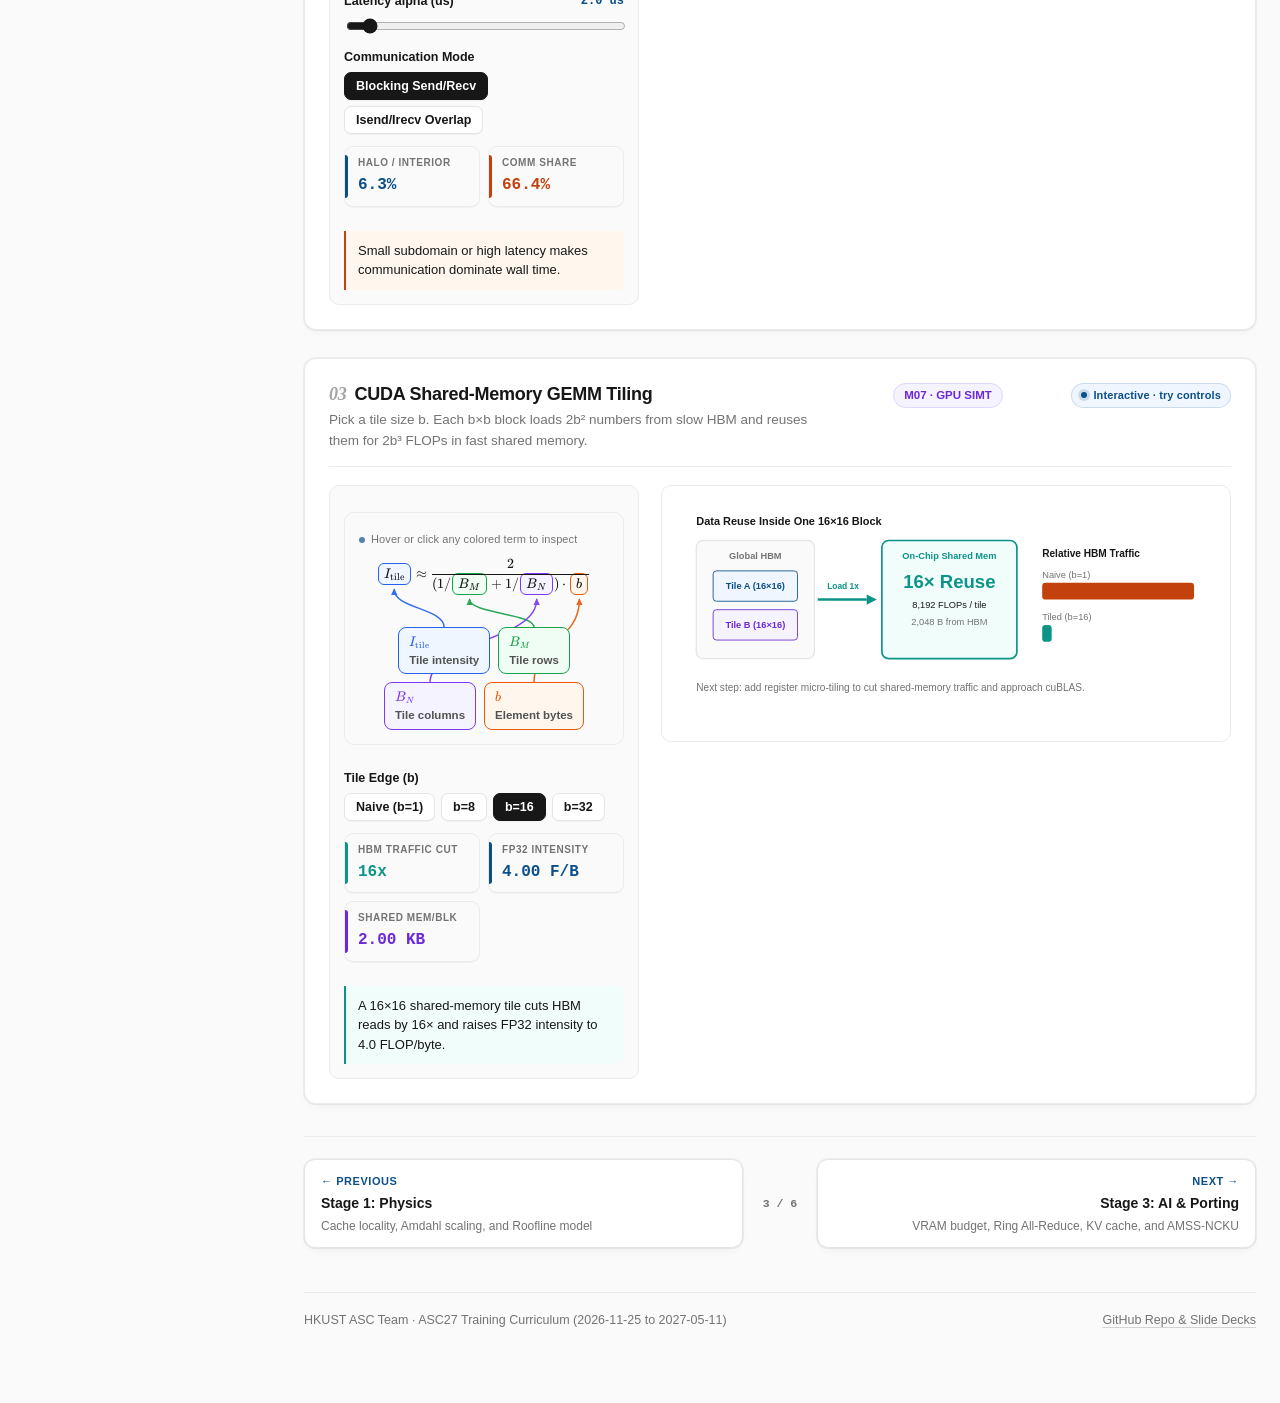
<file: site/stage2-parallelism.html>
<!DOCTYPE html>
<html lang="en">
<head>
  <meta charset="UTF-8">
  <meta name="viewport" content="width=device-width, initial-scale=1.0">
  <title>Stage 2: Parallelism &amp; GPUs | HKUST ASC27</title>
  <link rel="stylesheet" href="assets/vendor/katex/katex.min.css">
  <link rel="stylesheet" href="assets/style.css">
</head>
<body>
  <header id="site-header"></header>
  <main class="container">
    <section class="hero">
      <div class="eyebrow">Stage 2 · Weeks 4 to 8 · Modules M05 to M08</div>
      <h1>CPU False Sharing, MPI Halo Exchange, and CUDA Tiling</h1>
      <p class="lead">Parallel hardware rewards clean data layouts. Test three core parallel mechanics below without writing a line of boilerplate first.</p>
    </section>

    <!-- LAB 1: FALSE SHARING -->
    <section class="lab-card" id="false-sharing">
      <div class="lab-header">
        <div>
          <h2><span class="section-index">01</span>CPU False Sharing vs. 64-Byte Padding</h2>
          <p class="lab-subtitle">Four CPU cores update their own sum slot. Toggle padding to watch MESI cache-line bounces disappear.</p>
        </div>
        <span class="pill teal">M05 · OpenMP &amp; Cache Coherence</span>
      </div>

      <div class="lab-grid">
        <div class="controls">
          <div id="false-sharing-formula"></div>
          <div class="control-row">
            <div class="control-label"><span>Array Layout</span></div>
            <div class="btn-group">
              <button class="btn active" id="fs-packed">Packed: double sum[4]</button>
              <button class="btn" id="fs-padded">Padded: alignas(64)</button>
            </div>
          </div>
          <div class="control-row">
            <div class="control-label"><span>Simulation</span></div>
            <div class="btn-group">
              <button class="btn primary" id="fs-run">Run 16 Writes</button>
              <button class="btn" id="fs-reset">Reset</button>
            </div>
          </div>
          <div class="stat-strip" style="margin:0;">
            <div class="stat"><div class="stat-k">Invalidations</div><div class="stat-v coral" id="fs-inv">0</div></div>
            <div class="stat"><div class="stat-k">Est. Speedup</div><div class="stat-v teal" id="fs-spd">0.6x</div></div>
          </div>
          <div class="takeaway coral" id="fs-msg">All 4 threads share one 64-byte line. Every write invalidates the other 3 cores.</div>
        </div>

        <div class="viz-box">
          <svg id="fs-svg" viewBox="0 0 640 260" role="img" aria-label="False sharing cache line diagram"></svg>
        </div>
      </div>
    </section>

    <!-- LAB 2: MPI HALO EXCHANGE -->
    <section class="lab-card" id="mpi-halo">
      <div class="lab-header">
        <div>
          <h2><span class="section-index">02</span>MPI 2D Halo Exchange &amp; Hockney Cost</h2>
          <p class="lab-subtitle">Grow the local grid edge L or toggle non-blocking overlap. Watch surface-to-volume halo overhead shrink as L grows.</p>
        </div>
        <span class="pill blue">M06 · MPI &amp; RDMA</span>
      </div>

      <div class="lab-grid">
        <div class="controls">
          <div id="mpi-halo-formula"></div>
          <div class="control-row">
            <div class="control-label"><span>Subdomain Edge (L)</span><span class="control-val" id="mpi-l-val">64</span></div>
            <input type="range" id="mpi-l" min="8" max="256" step="8" value="64">
          </div>
          <div class="control-row">
            <div class="control-label"><span>Latency alpha (us)</span><span class="control-val" id="mpi-a-val">2.0 us</span></div>
            <input type="range" id="mpi-a" min="0.5" max="25" step="0.5" value="2.0">
          </div>
          <div class="control-row">
            <div class="control-label"><span>Communication Mode</span></div>
            <div class="btn-group">
              <button class="btn active" id="mpi-blk">Blocking Send/Recv</button>
              <button class="btn" id="mpi-nb">Isend/Irecv Overlap</button>
            </div>
          </div>
          <div class="stat-strip" style="margin:0;">
            <div class="stat"><div class="stat-k">Halo / Interior</div><div class="stat-v blue" id="mpi-ratio">6.3%</div></div>
            <div class="stat"><div class="stat-k">Comm Share</div><div class="stat-v coral" id="mpi-share">18%</div></div>
          </div>
          <div class="takeaway" id="mpi-msg">Surface scales as 4L while compute scales as L². Larger subdomains amortize network latency.</div>
        </div>

        <div class="viz-box">
          <svg id="mpi-svg" viewBox="0 0 640 290" role="img" aria-label="2D MPI domain decomposition with halo exchange"></svg>
        </div>
      </div>
    </section>

    <!-- LAB 3: CUDA GEMM TILING -->
    <section class="lab-card" id="cuda-tile">
      <div class="lab-header">
        <div>
          <h2><span class="section-index">03</span>CUDA Shared-Memory GEMM Tiling</h2>
          <p class="lab-subtitle">Pick a tile size b. Each b×b block loads 2b² numbers from slow HBM and reuses them for 2b³ FLOPs in fast shared memory.</p>
        </div>
        <span class="pill violet">M07 · GPU SIMT</span>
      </div>

      <div class="lab-grid">
        <div class="controls">
          <div id="cuda-tile-formula"></div>
          <div class="control-row">
            <div class="control-label"><span>Tile Edge (b)</span></div>
            <div class="btn-group">
              <button class="btn" data-b="1">Naive (b=1)</button>
              <button class="btn" data-b="8">b=8</button>
              <button class="btn active" data-b="16">b=16</button>
              <button class="btn" data-b="32">b=32</button>
            </div>
          </div>
          <div class="stat-strip" style="margin:0;">
            <div class="stat"><div class="stat-k">HBM Traffic Cut</div><div class="stat-v teal" id="cu-cut">16x</div></div>
            <div class="stat"><div class="stat-k">FP32 Intensity</div><div class="stat-v blue" id="cu-int">4.0 F/B</div></div>
            <div class="stat"><div class="stat-k">Shared Mem/Blk</div><div class="stat-v violet" id="cu-smem">2.0 KB</div></div>
          </div>
          <div class="takeaway teal" id="cu-msg">A 16×16 tile cuts global HBM reads by 16× compared to naive GEMM.</div>
        </div>

        <div class="viz-box">
          <svg id="cu-svg" viewBox="0 0 640 270" role="img" aria-label="CUDA GEMM tiling diagram"></svg>
        </div>
      </div>
    </section>

    <footer id="site-footer"></footer>
  </main>

  <script src="assets/vendor/katex/katex.min.js"></script>
  <script src="assets/common.js"></script>
  <script>
    // ---- KATEX FORMULAS & INTERACTIVE SYMBOLS ----
    window.ASC27.renderFormulaBox(document.getElementById("false-sharing-formula"), {
      tex: "P_{\\mathrm{CPU}} = N_{\\mathrm{cores}} \\cdot f_{\\mathrm{clk}} \\cdot W_{\\mathrm{SIMD}} \\cdot 2",
      symbols: [
        { sym: "PCPU", tex: "P_{\\mathrm{CPU}}", short: "Peak CPU FLOP/s", desc: "Theoretical floating-point peak across all CPU cores." },
        { sym: "Ncores", tex: "N_{\\mathrm{cores}}", short: "Core count", desc: "Active physical CPU cores running parallel threads." },
        { sym: "fclk", tex: "f_{\\mathrm{clk}}", short: "Clock rate", desc: "Sustained core frequency in GHz under AVX load." },
        { sym: "WSIMD", tex: "W_{\\mathrm{SIMD}}", short: "SIMD width", desc: "Vector lanes per instruction (8 FP64 lanes in AVX-512)." },
        { sym: "2", tex: "2", short: "FMA factor", desc: "Two operations per fused multiply-add (multiply plus add)." }
      ]
    });

    window.ASC27.renderFormulaBox(document.getElementById("mpi-halo-formula"), {
      tex: "T(m) = \\alpha + \\frac{m}{B},\\quad m_{1/2} = \\alpha B",
      symbols: [
        { sym: "T(m)", tex: "T(m)", short: "Transfer time", desc: "Total point-to-point MPI message time in microseconds." },
        { sym: "alpha", tex: "\\alpha", short: "Latency", desc: "Fixed startup overhead per message over the network (us)." },
        { sym: "m", tex: "m", short: "Message size", desc: "Halo payload transferred in bytes per boundary." },
        { sym: "B", tex: "B", short: "Link bandwidth", desc: "Sustained network throughput in GB/s." },
        { sym: "m1/2", tex: "m_{1/2}", short: "Half-peak size", desc: "Payload where bandwidth time equals startup latency." }
      ]
    });

    window.ASC27.renderFormulaBox(document.getElementById("cuda-tile-formula"), {
      tex: "I_{\\mathrm{tile}} \\approx \\frac{2}{(1/B_M + 1/B_N) \\cdot b}",
      symbols: [
        { sym: "Itile", tex: "I_{\\mathrm{tile}}", short: "Tile intensity", desc: "Floating-point operations per byte loaded from global HBM." },
        { sym: "BM", tex: "B_M", short: "Tile rows", desc: "Rows of matrix A cached in shared memory per block." },
        { sym: "BN", tex: "B_N", short: "Tile columns", desc: "Columns of matrix B cached in shared memory per block." },
        { sym: "b", tex: "b", short: "Element bytes", desc: "Bytes per matrix element (4 B for FP32, 2 B for FP16)." }
      ]
    });

    // ---- LAB 1: FALSE SHARING ----
    let fsMode = "packed", fsInv = 0, fsTimer = null, fsTick = 0, activeCore = -1;
    const fsSvg = document.getElementById("fs-svg");

    function drawFS() {
      const cores = [0, 1, 2, 3];
      const colors = ["#0B4F8A", "#0D9488", "#6D28D9", "#C48A1A"];
      let html = "";
      cores.forEach(c => {
        const x = 40 + c * 150;
        const hit = activeCore === c;
        html += `<rect x="${x}" y="18" width="110" height="46" rx="8" fill="${hit ? colors[c] : "#FAFAFA"}" stroke="${colors[c]}" stroke-width="2"/>
                 <text x="${x + 55}" y="46" text-anchor="middle" font-size="13" font-weight="700" fill="${hit ? "#FFFFFF" : "#171717"}">Core ${c}</text>`;
      });

      if (fsMode === "packed") {
        // Single 64-byte cache line holding all 4 sums
        const flash = activeCore >= 0;
        html += `<rect x="130" y="150" width="380" height="72" rx="8" fill="${flash ? "#FFF7ED" : "#FAFAFA"}" stroke="#C2410C" stroke-width="2.5"/>
                 <text x="320" y="172" text-anchor="middle" font-size="12" font-weight="700" fill="#C2410C">ONE 64-byte Cache Line (MESI Bounce!)</text>`;
        cores.forEach(c => {
          const sx = 152 + c * 88;
          const cx = 95 + c * 150;
          const isAct = activeCore === c;
          html += `<rect x="${sx}" y="182" width="76" height="28" rx="4" fill="${isAct ? colors[c] : "#FFFFFF"}" stroke="${colors[c]}" stroke-width="1.5"/>
                   <text x="${sx + 38}" y="200" text-anchor="middle" font-size="11" font-weight="600" fill="${isAct ? "#FFFFFF" : "#171717"}">sum[${c}]</text>
                   <line x1="${cx}" y1="64" x2="${sx + 38}" y2="182" stroke="${isAct ? "#C2410C" : "#E5E5E5"}" stroke-width="${isAct ? 2.5 : 1.2}" stroke-dasharray="${isAct ? "0" : "4 3"}"/>`;
        });
      } else {
        // 4 separate 64-byte cache lines
        cores.forEach(c => {
          const x = 40 + c * 150;
          const isAct = activeCore === c;
          html += `<rect x="${x}" y="150" width="110" height="72" rx="8" fill="${isAct ? "#F0FDFA" : "#FAFAFA"}" stroke="#0D9488" stroke-width="2"/>
                   <text x="${x + 55}" y="170" text-anchor="middle" font-size="11" font-weight="700" fill="#0D9488">Line ${c} (64B)</text>
                   <rect x="${x + 17}" y="182" width="76" height="28" rx="4" fill="${isAct ? colors[c] : "#FFFFFF"}" stroke="${colors[c]}" stroke-width="1.5"/>
                   <text x="${x + 55}" y="200" text-anchor="middle" font-size="11" font-weight="600" fill="${isAct ? "#FFFFFF" : "#171717"}">sum[${c}]</text>
                   <line x1="${x + 55}" y1="64" x2="${x + 55}" y2="150" stroke="${isAct ? "#0D9488" : "#E5E5E5"}" stroke-width="${isAct ? 2.5 : 1.5}"/>`;
        });
      }
      fsSvg.innerHTML = html;
      document.getElementById("fs-inv").textContent = fsInv;
      document.getElementById("fs-spd").textContent = fsMode === "packed" ? "0.6x" : "3.8x";
    }

    function resetFS() {
      clearInterval(fsTimer); fsTimer = null; fsInv = 0; fsTick = 0; activeCore = -1;
      const msg = document.getElementById("fs-msg");
      if (fsMode === "packed") {
        msg.className = "takeaway coral";
        msg.textContent = "All 4 threads share one 64-byte line. Every write invalidates the other 3 cores.";
      } else {
        msg.className = "takeaway teal";
        msg.textContent = "alignas(64) gives each core its own cache line. Zero coherence invalidations occur.";
      }
      drawFS();
    }

    document.getElementById("fs-packed").onclick = () => {
      fsMode = "packed";
      document.getElementById("fs-packed").classList.add("active");
      document.getElementById("fs-padded").classList.remove("active");
      resetFS();
    };
    document.getElementById("fs-padded").onclick = () => {
      fsMode = "padded";
      document.getElementById("fs-padded").classList.add("active");
      document.getElementById("fs-packed").classList.remove("active");
      resetFS();
    };
    document.getElementById("fs-reset").onclick = resetFS;
    document.getElementById("fs-run").onclick = () => {
      resetFS();
      fsTimer = setInterval(() => {
        if (fsTick >= 16) { clearInterval(fsTimer); fsTimer = null; activeCore = -1; drawFS(); return; }
        activeCore = fsTick % 4;
        if (fsMode === "packed") fsInv += 3;
        fsTick++;
        drawFS();
      }, 180);
    };
    resetFS();

    // ---- LAB 2: MPI HALO EXCHANGE ----
    let mpiOverlap = false;
    const mpiL = document.getElementById("mpi-l");
    const mpiA = document.getElementById("mpi-a");
    const mpiSvg = document.getElementById("mpi-svg");

    function drawMPI() {
      const L = parseInt(mpiL.value, 10);
      const alpha = parseFloat(mpiA.value); // us
      const bw = 25; // GB/s (25000 B/us)
      const haloBytes = 4 * L * 8;
      const tComm = 4 * alpha + haloBytes / (bw * 1000);
      const tComp = (L * L * 10) / 10000; // simulated compute us
      const exposedComm = mpiOverlap ? Math.max(0, tComm - tComp * 0.75) : tComm;
      const commPct = (exposedComm / (tComp + exposedComm)) * 100;
      const ratioPct = ((4 * L) / (L * L)) * 100;

      document.getElementById("mpi-l-val").textContent = `${L}×${L}`;
      document.getElementById("mpi-a-val").textContent = alpha.toFixed(1) + " us";
      document.getElementById("mpi-ratio").textContent = ratioPct.toFixed(1) + "%";
      document.getElementById("mpi-share").textContent = commPct.toFixed(1) + "%";

      const msg = document.getElementById("mpi-msg");
      if (mpiOverlap && exposedComm < tComm * 0.3) {
        msg.className = "takeaway teal";
        msg.textContent = "Non-blocking Isend/Irecv hides halo transfer behind interior stencil math.";
      } else if (commPct > 40) {
        msg.className = "takeaway coral";
        msg.textContent = "Small subdomain or high latency makes communication dominate wall time.";
      } else {
        msg.className = "takeaway";
        msg.textContent = "Surface grows as 4L while interior compute grows as L². Larger L cuts relative halo cost.";
      }

      // Draw 2x2 ranks with halo strips + timeline bar at bottom
      const box = 82, gap = 26, ox = 60, oy = 24;
      let html = "";
      for (let r = 0; r < 2; r++) {
        for (let c = 0; c < 2; c++) {
          const x = ox + c * (box + gap);
          const y = oy + r * (box + gap);
          html += `<rect x="${x}" y="${y}" width="${box}" height="${box}" rx="6" fill="#EFF6FF" stroke="#0B4F8A" stroke-width="2"/>
                   <rect x="${x + 8}" y="${y + 8}" width="${box - 16}" height="${box - 16}" rx="3" fill="#FFFFFF" stroke="#E5E5E5" stroke-dasharray="3 2"/>
                   <text x="${x + box / 2}" y="${y + box / 2 + 4}" text-anchor="middle" font-size="12" font-weight="700" fill="#0B4F8A">Rank ${r * 2 + c}</text>`;
        }
      }
      // Halo exchange arrows
      html += `<line x1="${ox + box}" y1="${oy + 41}" x2="${ox + box + gap}" y2="${oy + 41}" stroke="#C48A1A" stroke-width="4"/>
               <line x1="${ox + box}" y1="${oy + box + gap + 41}" x2="${ox + box + gap}" y2="${oy + box + gap + 41}" stroke="#C48A1A" stroke-width="4"/>
               <line x1="${ox + 41}" y1="${oy + box}" x2="${ox + 41}" y2="${oy + box + gap}" stroke="#C48A1A" stroke-width="4"/>
               <line x1="${ox + box + gap + 41}" y1="${oy + box}" x2="${ox + box + gap + 41}" y2="${oy + box + gap}" stroke="#C48A1A" stroke-width="4"/>`;

      // Right side: step timeline bar
      const tx = 310, tw = 300;
      const tot = tComp + exposedComm;
      const compW = Math.max(12, (tComp / tot) * tw);
      const commW = Math.max(0, tw - compW);
      html += `<text x="${tx}" y="46" font-size="13" font-weight="700" fill="#171717">Single-Step Wall Time Breakdown</text>
               <text x="${tx}" y="66" font-size="12" fill="#737373">Mode: ${mpiOverlap ? "Isend/Irecv (Overlapped)" : "Blocking Send/Recv"}</text>
               <rect x="${tx}" y="84" width="${compW}" height="38" rx="4" fill="#0D9488"/>
               <text x="${tx + compW / 2}" y="108" text-anchor="middle" font-size="11" font-weight="700" fill="#FFFFFF">Compute</text>`;
      if (commW > 4) {
        html += `<rect x="${tx + compW}" y="84" width="${commW}" height="38" rx="4" fill="#C2410C"/>
                 ${commW > 44 ? `<text x="${tx + compW + commW / 2}" y="108" text-anchor="middle" font-size="11" font-weight="700" fill="#FFFFFF">Halo Wait</text>` : ""}`;
      }
      html += `<text x="${tx}" y="152" font-size="12" fill="#171717">Halo payload: ${haloBytes} bytes / step</text>
               <text x="${tx}" y="172" font-size="12" fill="#737373">Comm time (4α + m/B): ${tComm.toFixed(1)} us</text>
               <text x="${tx}" y="192" font-size="12" fill="#737373">Exposed wait: ${exposedComm.toFixed(1)} us</text>
               <text x="${ox}" y="236" font-size="12" fill="#C48A1A" font-weight="600">Gold bars = ghost halo strips swapped each step</text>`;

      mpiSvg.innerHTML = html;
    }

    document.getElementById("mpi-blk").onclick = () => {
      mpiOverlap = false;
      document.getElementById("mpi-blk").classList.add("active");
      document.getElementById("mpi-nb").classList.remove("active");
      drawMPI();
    };
    document.getElementById("mpi-nb").onclick = () => {
      mpiOverlap = true;
      document.getElementById("mpi-nb").classList.add("active");
      document.getElementById("mpi-blk").classList.remove("active");
      drawMPI();
    };
    mpiL.oninput = drawMPI;
    mpiA.oninput = drawMPI;
    drawMPI();

    // ---- LAB 3: CUDA GEMM TILING ----
    const cuSvg = document.getElementById("cu-svg");
    function drawCUDA(b) {
      const intensity = (2 * b * b * b) / (2 * b * b * 4); // FP32: 4B per float -> b/4
      const smemKB = (2 * b * b * 4) / 1024;
      document.getElementById("cu-cut").textContent = b + "x";
      document.getElementById("cu-int").textContent = intensity.toFixed(2) + " F/B";
      document.getElementById("cu-smem").textContent = smemKB.toFixed(2) + " KB";

      const msg = document.getElementById("cu-msg");
      if (b === 1) {
        msg.className = "takeaway coral";
        msg.textContent = "Naive GEMM reads A and B from HBM for every FMA (0.25 FLOP/byte). It stalls on HBM bandwidth.";
      } else {
        msg.className = "takeaway teal";
        msg.textContent = `A ${b}×${b} shared-memory tile cuts HBM reads by ${b}× and raises FP32 intensity to ${intensity.toFixed(1)} FLOP/byte.`;
      }

      const barMax = 260;
      const naiveHBM = barMax;
      const tiledHBM = Math.max(8, barMax / b);
      const reusePct = Math.min(100, (b / 32) * 100);

      cuSvg.innerHTML = `
        <text x="24" y="30" font-size="13" font-weight="700" fill="#171717">Data Reuse Inside One ${b}×${b} Block</text>
        <rect x="24" y="48" width="140" height="140" rx="8" fill="#FAFAFA" stroke="#E5E5E5" stroke-width="1.5"/>
        <text x="94" y="70" text-anchor="middle" font-size="11" font-weight="700" fill="#737373">Global HBM</text>
        <rect x="44" y="84" width="100" height="36" rx="4" fill="#EFF6FF" stroke="#0B4F8A"/>
        <text x="94" y="106" text-anchor="middle" font-size="11" font-weight="600" fill="#0B4F8A">Tile A (${b}×${b})</text>
        <rect x="44" y="130" width="100" height="36" rx="4" fill="#F5F3FF" stroke="#6D28D9"/>
        <text x="94" y="152" text-anchor="middle" font-size="11" font-weight="600" fill="#6D28D9">Tile B (${b}×${b})</text>

        <line x1="168" y1="118" x2="226" y2="118" stroke="#0D9488" stroke-width="3"/>
        <polygon points="226,112 238,118 226,124" fill="#0D9488"/>
        <text x="198" y="106" text-anchor="middle" font-size="10" font-weight="700" fill="#0D9488">Load 1x</text>

        <rect x="244" y="48" width="160" height="140" rx="8" fill="#F0FDFA" stroke="#0D9488" stroke-width="2"/>
        <text x="324" y="70" text-anchor="middle" font-size="11" font-weight="700" fill="#0D9488">On-Chip Shared Mem</text>
        <text x="324" y="104" text-anchor="middle" font-size="22" font-weight="800" fill="#0D9488">${b}× Reuse</text>
        <text x="324" y="128" text-anchor="middle" font-size="11" fill="#171717">${(2*b*b*b).toLocaleString()} FLOPs / tile</text>
        <text x="324" y="148" text-anchor="middle" font-size="11" fill="#737373">${(2*b*b*4).toLocaleString()} B from HBM</text>

        <text x="434" y="68" font-size="12" font-weight="700" fill="#171717">Relative HBM Traffic</text>
        <text x="434" y="92" font-size="11" fill="#737373">Naive (b=1)</text>
        <rect x="434" y="98" width="180" height="20" rx="4" fill="#C2410C"/>
        <text x="434" y="142" font-size="11" fill="#737373">Tiled (b=${b})</text>
        <rect x="434" y="148" width="${Math.max(6, 180 / b)}" height="20" rx="4" fill="#0D9488"/>
        <text x="24" y="226" font-size="12" fill="#737373">Next step: add register micro-tiling to cut shared-memory traffic and approach cuBLAS.</text>
      `;
    }

    document.querySelectorAll("[data-b]").forEach(btn => {
      btn.onclick = () => {
        document.querySelectorAll("[data-b]").forEach(x => x.classList.remove("active"));
        btn.classList.add("active");
        drawCUDA(parseInt(btn.dataset.b, 10));
      };
    });
    drawCUDA(16);
  </script>
</body>
</html>
</file>
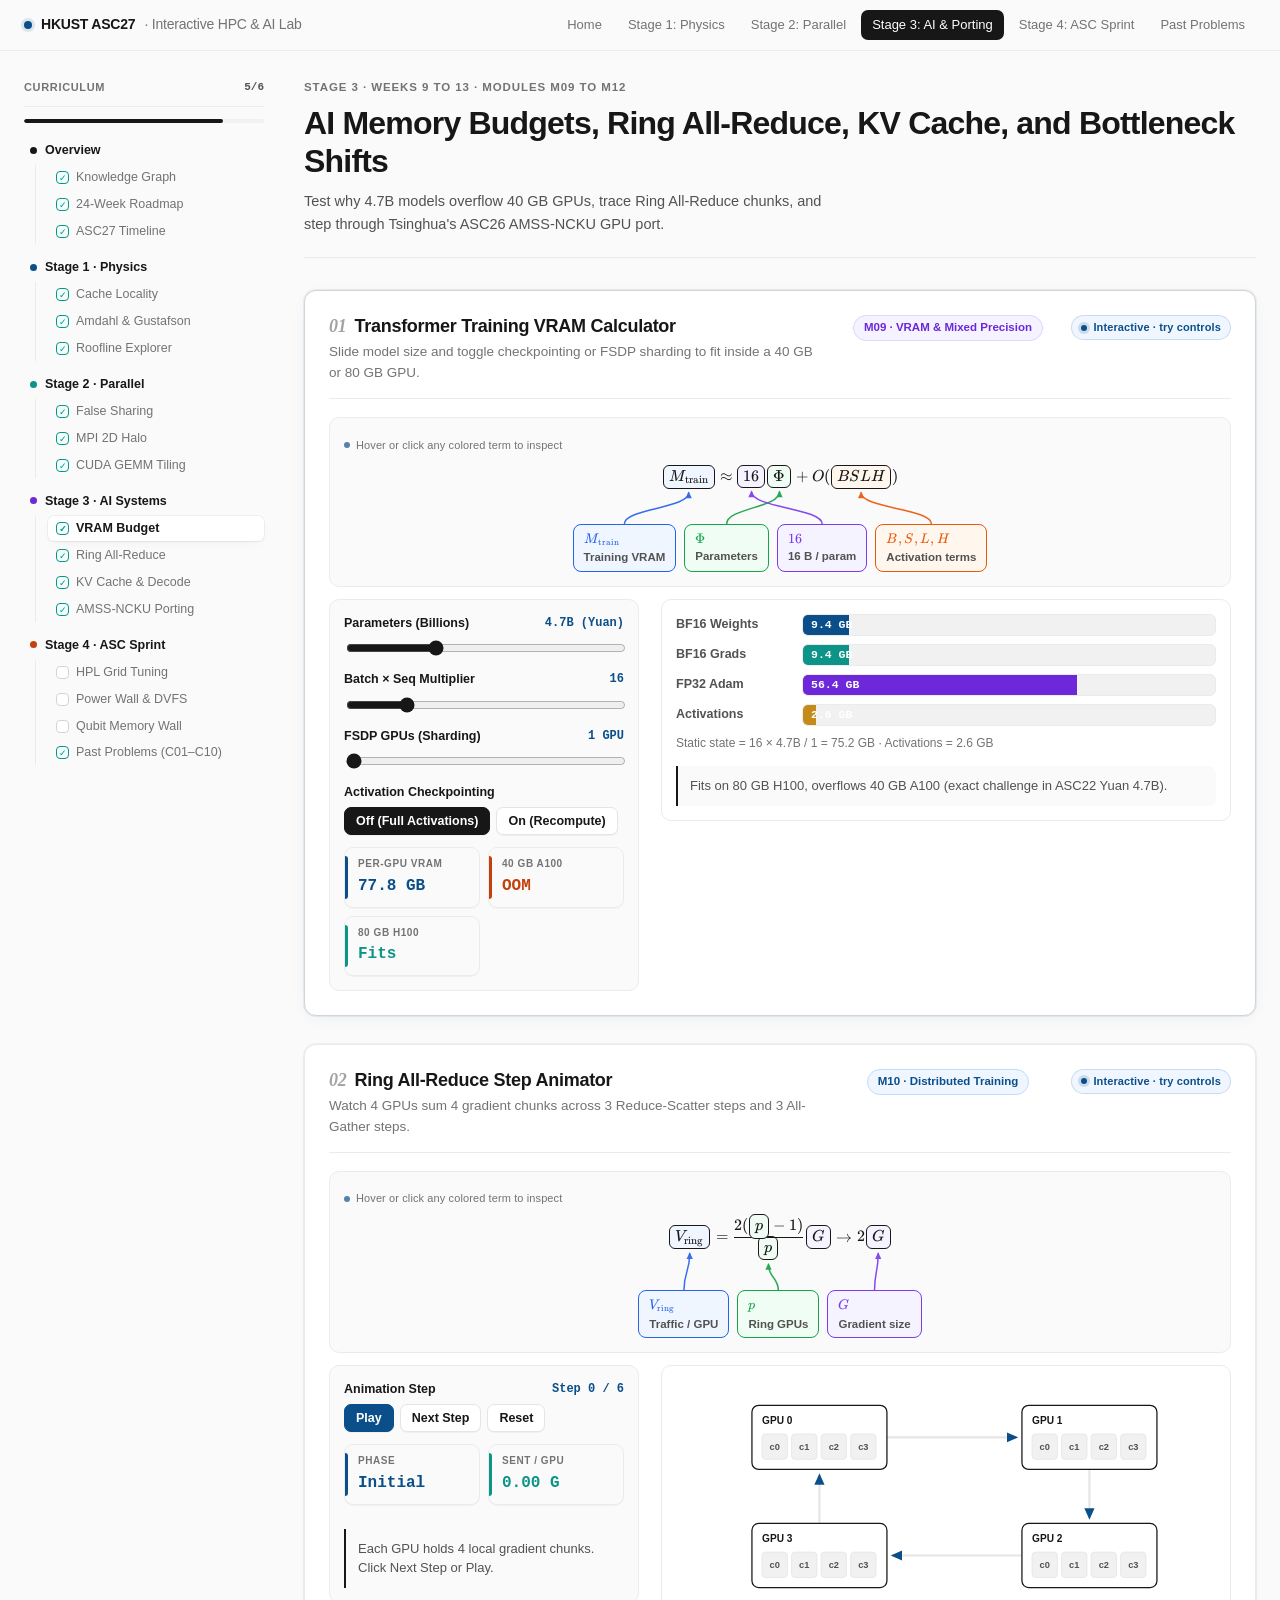
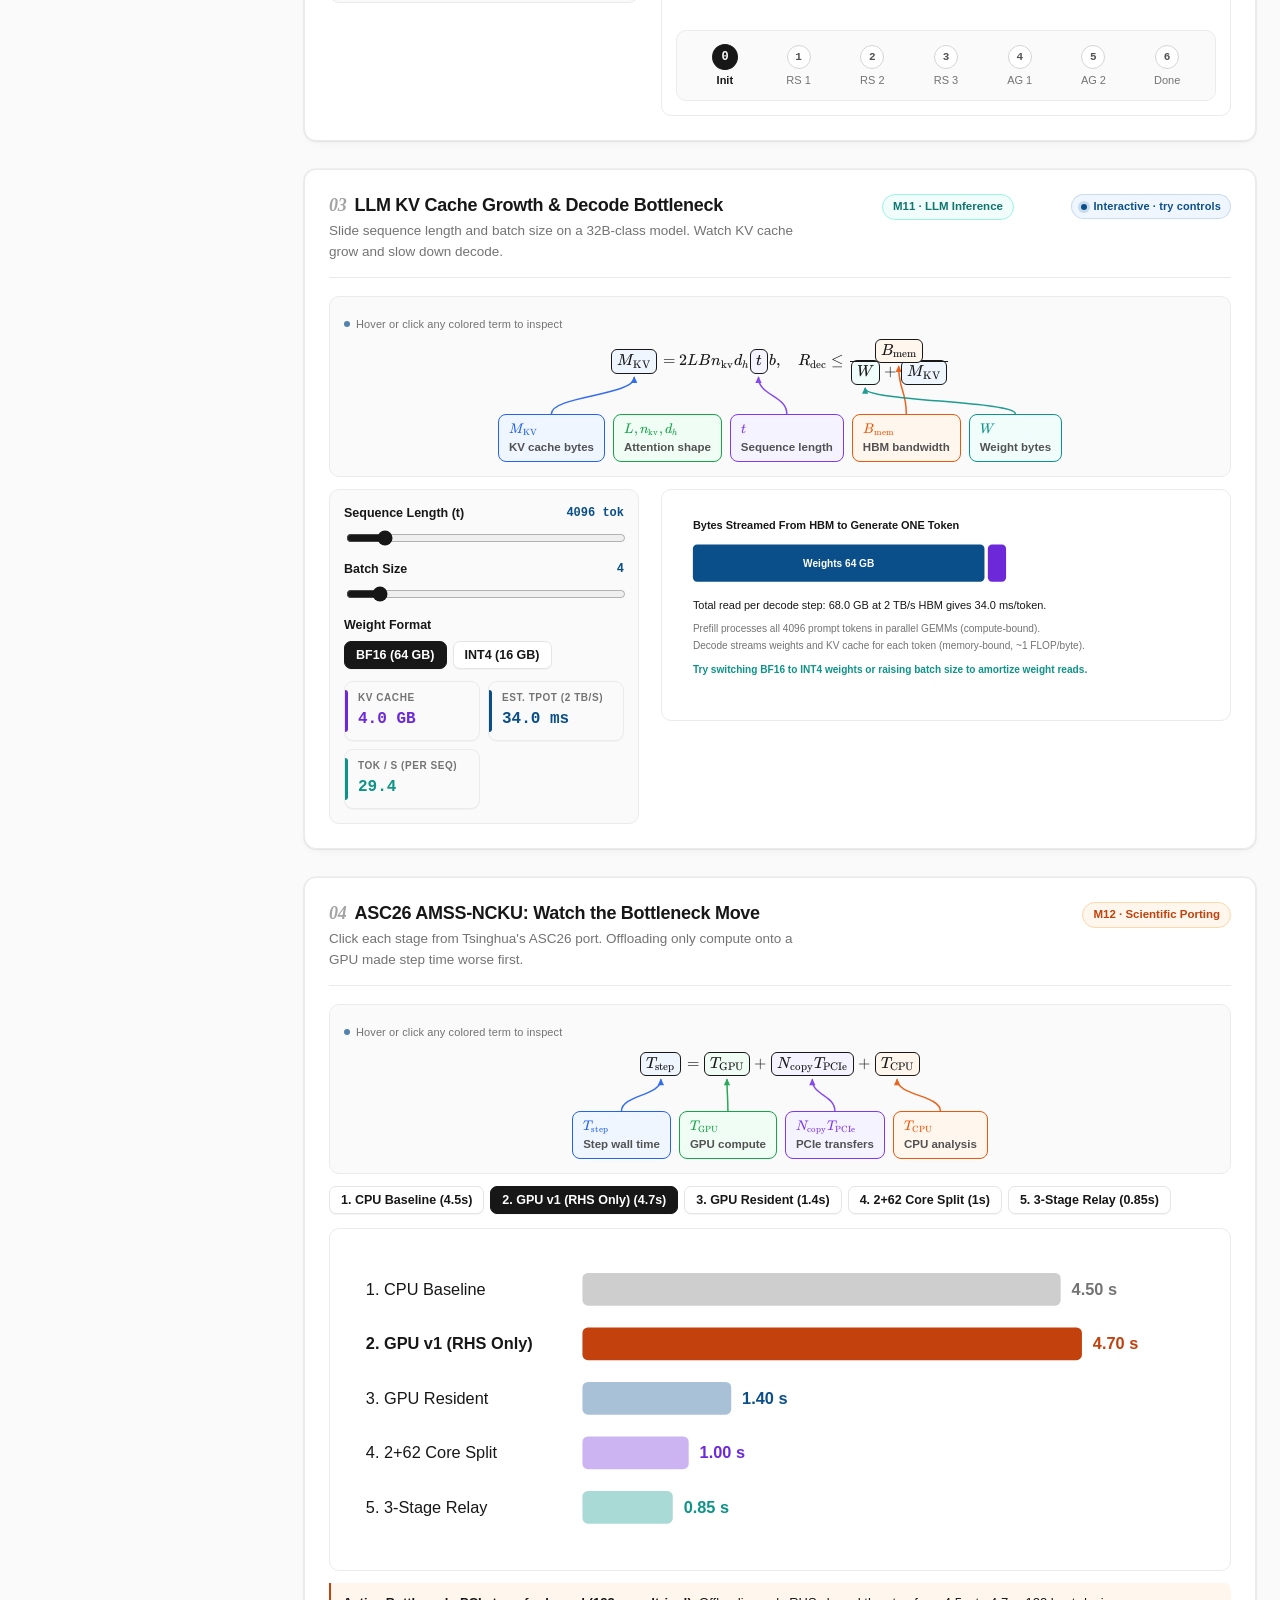
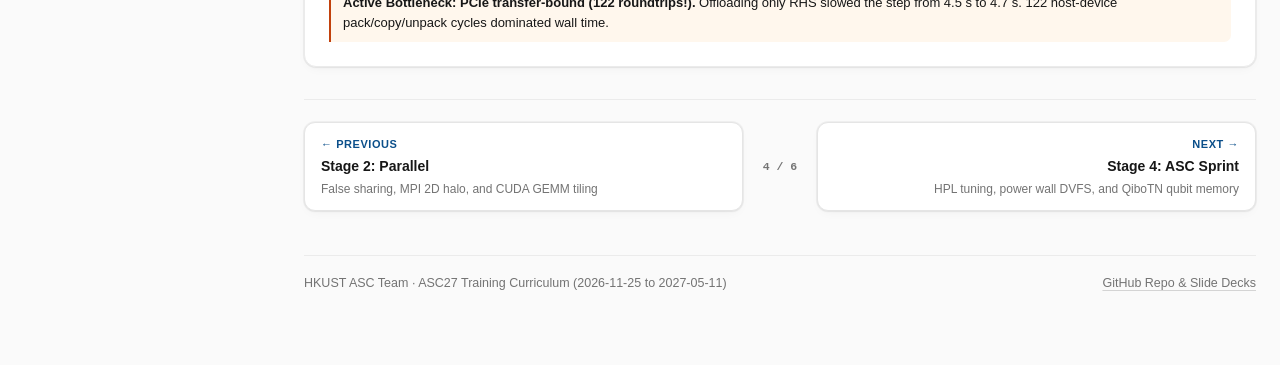
<file: site/stage3-ai-systems.html>
<!DOCTYPE html>
<html lang="en">
<head>
  <meta charset="UTF-8">
  <meta name="viewport" content="width=device-width, initial-scale=1.0">
  <title>Stage 3: AI Systems &amp; GPU Porting | HKUST ASC27</title>
  <link rel="stylesheet" href="assets/style.css">
  <link rel="stylesheet" href="assets/vendor/katex/katex.min.css">
  <script src="assets/vendor/katex/katex.min.js"></script>
</head>
<body>
  <header id="site-header"></header>
  <main class="container">
    <section class="hero">
      <div class="eyebrow">Stage 3 · Weeks 9 to 13 · Modules M09 to M12</div>
      <h1>AI Memory Budgets, Ring All-Reduce, KV Cache, and Bottleneck Shifts</h1>
      <p class="lead">Test why 4.7B models overflow 40 GB GPUs, trace Ring All-Reduce chunks, and step through Tsinghua's ASC26 AMSS-NCKU GPU port.</p>
    </section>

    <!-- LAB 1: TRANSFORMER VRAM -->
    <section class="lab-card" id="vram">
      <div class="lab-header">
        <div>
          <h2><span class="section-index">01</span>Transformer Training VRAM Calculator</h2>
          <p class="lab-subtitle">Slide model size and toggle checkpointing or FSDP sharding to fit inside a 40 GB or 80 GB GPU.</p>
        </div>
        <span class="pill violet">M09 · VRAM &amp; Mixed Precision</span>
      </div>

      <div id="vr-formula"></div>

      <div class="lab-grid">
        <div class="controls">
          <div class="control-row">
            <div class="control-label"><span>Parameters (Billions)</span><span class="control-val" id="vr-p-val">4.7B (Yuan)</span></div>
            <input type="range" id="vr-p" min="0.5" max="14" step="0.1" value="4.7">
          </div>
          <div class="control-row">
            <div class="control-label"><span>Batch × Seq Multiplier</span><span class="control-val" id="vr-b-val">16</span></div>
            <input type="range" id="vr-b" min="4" max="64" step="4" value="16">
          </div>
          <div class="control-row">
            <div class="control-label"><span>FSDP GPUs (Sharding)</span><span class="control-val" id="vr-g-val">1 GPU</span></div>
            <input type="range" id="vr-g" min="1" max="8" step="1" value="1">
          </div>
          <div class="control-row">
            <div class="control-label"><span>Activation Checkpointing</span></div>
            <div class="btn-group">
              <button class="btn active" id="vr-ck-off">Off (Full Activations)</button>
              <button class="btn" id="vr-ck-on">On (Recompute)</button>
            </div>
          </div>
          <div class="stat-strip" style="margin:0;">
            <div class="stat"><div class="stat-k">Per-GPU VRAM</div><div class="stat-v coral" id="vr-tot">89.6 GB</div></div>
            <div class="stat"><div class="stat-k">40 GB A100</div><div class="stat-v coral" id="vr-40">OOM</div></div>
            <div class="stat"><div class="stat-k">80 GB H100</div><div class="stat-v coral" id="vr-80">OOM</div></div>
          </div>
        </div>

        <div class="viz-box">
          <div id="vr-bars"></div>
          <div class="takeaway" id="vr-msg" style="margin-top:14px;"></div>
        </div>
      </div>
    </section>

    <!-- LAB 2: RING ALL-REDUCE -->
    <section class="lab-card" id="ring">
      <div class="lab-header">
        <div>
          <h2><span class="section-index">02</span>Ring All-Reduce Step Animator</h2>
          <p class="lab-subtitle">Watch 4 GPUs sum 4 gradient chunks across 3 Reduce-Scatter steps and 3 All-Gather steps.</p>
        </div>
        <span class="pill blue">M10 · Distributed Training</span>
      </div>

      <div id="rg-formula"></div>

      <div class="lab-grid">
        <div class="controls">
          <div class="control-row">
            <div class="control-label"><span>Animation Step</span><span class="control-val" id="rg-step-val">Step 0 / 6</span></div>
            <div class="btn-group">
              <button class="btn primary" id="rg-play">Play</button>
              <button class="btn" id="rg-next">Next Step</button>
              <button class="btn" id="rg-reset">Reset</button>
            </div>
          </div>
          <div class="stat-strip" style="margin:0;">
            <div class="stat"><div class="stat-k">Phase</div><div class="stat-v blue" id="rg-phase">Initial</div></div>
            <div class="stat"><div class="stat-k">Sent / GPU</div><div class="stat-v teal" id="rg-vol">0.00 G</div></div>
          </div>
          <div class="takeaway" id="rg-msg">Each GPU starts with 4 local gradient chunks (c0 to c3).</div>
        </div>

        <div class="viz-box">
          <svg id="rg-svg" viewBox="0 0 640 280" role="img" aria-label="Ring All-Reduce animation across 4 GPUs"></svg>
          <div class="step-timeline" id="rg-timeline" aria-label="Ring All-Reduce step timeline">
            <div class="step-timeline-track" id="rg-timeline-track"></div>
          </div>
        </div>
      </div>
    </section>

    <!-- LAB 3: KV CACHE & DECODE -->
    <section class="lab-card" id="kv">
      <div class="lab-header">
        <div>
          <h2><span class="section-index">03</span>LLM KV Cache Growth &amp; Decode Bottleneck</h2>
          <p class="lab-subtitle">Slide sequence length and batch size on a 32B-class model. Watch KV cache grow and slow down decode.</p>
        </div>
        <span class="pill teal">M11 · LLM Inference</span>
      </div>

      <div id="kv-formula"></div>

      <div class="lab-grid">
        <div class="controls">
          <div class="control-row">
            <div class="control-label"><span>Sequence Length (t)</span><span class="control-val" id="kv-t-val">4096 tok</span></div>
            <input type="range" id="kv-t" min="256" max="32768" step="256" value="4096">
          </div>
          <div class="control-row">
            <div class="control-label"><span>Batch Size</span><span class="control-val" id="kv-b-val">4</span></div>
            <input type="range" id="kv-b" min="1" max="32" step="1" value="4">
          </div>
          <div class="control-row">
            <div class="control-label"><span>Weight Format</span></div>
            <div class="btn-group">
              <button class="btn active" id="kv-bf16">BF16 (64 GB)</button>
              <button class="btn" id="kv-int4">INT4 (16 GB)</button>
            </div>
          </div>
          <div class="stat-strip" style="margin:0;">
            <div class="stat"><div class="stat-k">KV Cache</div><div class="stat-v violet" id="kv-mem">4.0 GB</div></div>
            <div class="stat"><div class="stat-k">Est. TPOT (2 TB/s)</div><div class="stat-v blue" id="kv-tpot">34.0 ms</div></div>
            <div class="stat"><div class="stat-k">Tok / s (per seq)</div><div class="stat-v teal" id="kv-tps">29.4</div></div>
          </div>
        </div>

        <div class="viz-box">
          <svg id="kv-svg" viewBox="0 0 640 240" role="img" aria-label="KV cache and decode time per token chart"></svg>
        </div>
      </div>
    </section>

    <!-- LAB 4: AMSS-NCKU BOTTLENECK SHIFT -->
    <section class="lab-card" id="amss">
      <div class="lab-header">
        <div>
          <h2><span class="section-index">04</span>ASC26 AMSS-NCKU: Watch the Bottleneck Move</h2>
          <p class="lab-subtitle">Click each stage from Tsinghua's ASC26 port. Offloading only compute onto a GPU made step time worse first.</p>
        </div>
        <span class="pill coral">M12 · Scientific Porting</span>
      </div>

      <div id="amss-formula"></div>

      <div class="btn-group" id="amss-btns" style="margin-bottom:14px;"></div>
      <div class="viz-box">
        <svg id="amss-svg" viewBox="0 0 640 230" role="img" aria-label="AMSS-NCKU optimization waterfall"></svg>
      </div>
      <div class="takeaway" id="amss-msg"></div>
    </section>

    <footer id="site-footer"></footer>
  </main>

  <script src="assets/common.js"></script>
  <script>
    // ---- KATEX FORMULA BOXES ----
    window.ASC27.renderFormulaBox(document.getElementById("vr-formula"), {
      tex: "M_{\\mathrm{train}} \\approx 16\\Phi + O(B S L H)",
      symbols: [
        { sym: "M_train", tex: "M_{\\mathrm{train}}", short: "Training VRAM", desc: "Total per-GPU memory needed for mixed-precision Adam training in bytes." },
        { sym: "Phi", tex: "\\Phi", short: "Parameters", desc: "Total trainable model parameters, counted in billions." },
        { sym: "16", tex: "16", short: "16 B / param", desc: "Static state per parameter: 2 B BF16 weights, 2 B grads, and 12 B FP32 Adam." },
        { sym: "B,S,L,H", tex: "B, S, L, H", short: "Activation terms", desc: "Batch size B, sequence length S, layer count L, and hidden width H." }
      ]
    });

    window.ASC27.renderFormulaBox(document.getElementById("rg-formula"), {
      tex: "V_{\\mathrm{ring}} = \\frac{2(p-1)}{p}G \\to 2G",
      symbols: [
        { sym: "V_ring", tex: "V_{\\mathrm{ring}}", short: "Traffic / GPU", desc: "Total gradient bytes each GPU transmits across Reduce-Scatter and All-Gather." },
        { sym: "p", tex: "p", short: "Ring GPUs", desc: "Number of GPUs participating in the logical ring." },
        { sym: "G", tex: "G", short: "Gradient size", desc: "Total size in bytes of one full gradient tensor." }
      ]
    });

    window.ASC27.renderFormulaBox(document.getElementById("kv-formula"), {
      tex: "M_{\\mathrm{KV}} = 2 L B n_{\\mathrm{kv}} d_h t b,\\quad R_{\\mathrm{dec}} \\le \\frac{B_{\\mathrm{mem}}}{W + M_{\\mathrm{KV}}}",
      symbols: [
        { sym: "M_KV", tex: "M_{\\mathrm{KV}}", short: "KV cache bytes", desc: "Memory holding cached Key and Value states for all active tokens." },
        { sym: "L,n_kv,d_h", tex: "L, n_{\\mathrm{kv}}, d_h", short: "Attention shape", desc: "Layer count L, key-value head count n_kv, and head dimension d_h." },
        { sym: "t", tex: "t", short: "Sequence length", desc: "Cached token count per sequence, scaling KV memory linearly." },
        { sym: "B_mem", tex: "B_{\\mathrm{mem}}", short: "HBM bandwidth", desc: "Sustained GPU memory bandwidth in bytes per second." },
        { sym: "W", tex: "W", short: "Weight bytes", desc: "Total model weight bytes streamed from HBM for every decoded token." }
      ]
    });

    window.ASC27.renderFormulaBox(document.getElementById("amss-formula"), {
      tex: "T_{\\mathrm{step}} = T_{\\mathrm{GPU}} + N_{\\mathrm{copy}} T_{\\mathrm{PCIe}} + T_{\\mathrm{CPU}}",
      symbols: [
        { sym: "T_step", tex: "T_{\\mathrm{step}}", short: "Step wall time", desc: "Total wall-clock duration of one coarse RK4 simulation step." },
        { sym: "T_GPU", tex: "T_{\\mathrm{GPU}}", short: "GPU compute", desc: "Time spent running RHS and AMR interpolation kernels on the H100." },
        { sym: "N_copy T_PCIe", tex: "N_{\\mathrm{copy}} T_{\\mathrm{PCIe}}", short: "PCIe transfers", desc: "Host-device copy count multiplied by per-transfer PCIe latency." },
        { sym: "T_CPU", tex: "T_{\\mathrm{CPU}}", short: "CPU analysis", desc: "Host time spent on spherical waveform extraction and snapshot I/O." }
      ]
    });

    // ---- LAB 1: VRAM CALCULATOR ----
    let ckpt = false;
    const vrP = document.getElementById("vr-p");
    const vrB = document.getElementById("vr-b");
    const vrG = document.getElementById("vr-g");

    function updateVRAM() {
      const P = parseFloat(vrP.value); // Billions
      const batch = parseInt(vrB.value, 10);
      const gpus = parseInt(vrG.value, 10);

      const weights = (2 * P) / gpus;
      const grads = (2 * P) / gpus;
      const optim = (12 * P) / gpus; // FP32 master + m + v
      const rawAct = 0.28 * P * (batch / 8);
      const acts = ckpt ? rawAct * 0.28 : rawAct;
      const total = weights + grads + optim + acts;

      document.getElementById("vr-p-val").textContent = P.toFixed(1) + "B" + (Math.abs(P - 4.7) < 0.05 ? " (Yuan)" : "");
      document.getElementById("vr-b-val").textContent = batch;
      document.getElementById("vr-g-val").textContent = gpus + (gpus === 1 ? " GPU" : " GPUs");
      document.getElementById("vr-tot").textContent = total.toFixed(1) + " GB";
      document.getElementById("vr-tot").className = "stat-v " + (total <= 40 ? "teal" : total <= 80 ? "blue" : "coral");

      const s40 = document.getElementById("vr-40");
      s40.textContent = total <= 40 ? "Fits" : "OOM";
      s40.className = "stat-v " + (total <= 40 ? "teal" : "coral");

      const s80 = document.getElementById("vr-80");
      s80.textContent = total <= 80 ? "Fits" : "OOM";
      s80.className = "stat-v " + (total <= 80 ? "teal" : "coral");

      const maxScale = Math.max(85, total * 1.08);
      const items = [
        { label: "BF16 Weights", val: weights, color: "#0B4F8A" },
        { label: "BF16 Grads", val: grads, color: "#0D9488" },
        { label: "FP32 Adam", val: optim, color: "#6D28D9" },
        { label: "Activations", val: acts, color: "#C48A1A" }
      ];
      document.getElementById("vr-bars").innerHTML = items.map(it => `
        <div class="bar-row">
          <div class="bar-label">${it.label}</div>
          <div class="bar-track">
            <div class="bar-fill" style="width:${Math.min(100, (it.val / maxScale) * 100).toFixed(1)}%; background:${it.color};">
              ${it.val.toFixed(1)} GB
            </div>
          </div>
        </div>`).join("") + `
        <div style="font-size:12px; color:#737373; margin-top:6px;">
          Static state = 16 × ${P.toFixed(1)}B / ${gpus} = ${(16 * P / gpus).toFixed(1)} GB · Activations = ${acts.toFixed(1)} GB
        </div>`;

      const msg = document.getElementById("vr-msg");
      if (total > 80) {
        msg.className = "takeaway coral";
        msg.textContent = "Exceeds 80 GB H100. Increase FSDP GPU count or enable activation checkpointing.";
      } else if (total > 40) {
        msg.className = "takeaway";
        msg.textContent = "Fits on 80 GB H100, overflows 40 GB A100 (exact challenge in ASC22 Yuan 4.7B).";
      } else {
        msg.className = "takeaway teal";
        msg.textContent = "Fits inside 40 GB A100 with room for allocator overhead.";
      }
    }

    document.getElementById("vr-ck-off").onclick = () => {
      ckpt = false;
      document.getElementById("vr-ck-off").classList.add("active");
      document.getElementById("vr-ck-on").classList.remove("active");
      updateVRAM();
    };
    document.getElementById("vr-ck-on").onclick = () => {
      ckpt = true;
      document.getElementById("vr-ck-on").classList.add("active");
      document.getElementById("vr-ck-off").classList.remove("active");
      updateVRAM();
    };
    vrP.oninput = updateVRAM;
    vrB.oninput = updateVRAM;
    vrG.oninput = updateVRAM;
    updateVRAM();

    // ---- LAB 2: RING ALL-REDUCE ----
    let rgStep = 0, rgTimer = null;
    const rgSvg = document.getElementById("rg-svg");
    const rgTimelineTrack = document.getElementById("rg-timeline-track");
    const rgStepLabels = ["Init", "RS 1", "RS 2", "RS 3", "AG 1", "AG 2", "Done"];

    function getRingState(step) {
      // 4 GPUs, 4 chunks each. State values: 1 = local, 2..3 = partial sum, 4 = full sum
      const st = Array.from({ length: 4 }, () => [1, 1, 1, 1]);
      for (let s = 1; s <= Math.min(step, 3); s++) {
        const prev = st.map(row => row.slice());
        for (let g = 0; g < 4; g++) {
          const recvFrom = (g + 3) % 4;
          const chunk = (recvFrom - (s - 1) + 4) % 4;
          st[g][chunk] = Math.min(4, prev[recvFrom][chunk] + 1);
        }
      }
      for (let s = 4; s <= Math.min(step, 6); s++) {
        const k = s - 4;
        const prev = st.map(row => row.slice());
        for (let g = 0; g < 4; g++) {
          const recvFrom = (g + 3) % 4;
          const chunk = (recvFrom + 1 - k + 4) % 4;
          st[g][chunk] = prev[recvFrom][chunk];
        }
      }
      return st;
    }

    function drawRing() {
      const st = getRingState(rgStep);
      const pos = [
        { x: 90, y: 30, name: "GPU 0" },
        { x: 410, y: 30, name: "GPU 1" },
        { x: 410, y: 170, name: "GPU 2" },
        { x: 90, y: 170, name: "GPU 3" }
      ];
      let html = `<defs><marker id="rarr" viewBox="0 0 10 10" refX="8" refY="5" markerWidth="6" markerHeight="6" orient="auto"><path d="M0 1 L9 5 L0 9 z" fill="#0B4F8A"/></marker></defs>`;
      // Ring edges 0->1->2->3->0
      const activeArrow = rgStep > 0;
      const stroke = activeArrow ? "#0B4F8A" : "#E5E5E5";
      html += `<line x1="250" y1="68" x2="404" y2="68" stroke="${stroke}" stroke-width="2.5" marker-end="url(#rarr)"/>
               <line x1="490" y1="106" x2="490" y2="164" stroke="${stroke}" stroke-width="2.5" marker-end="url(#rarr)"/>
               <line x1="410" y1="208" x2="256" y2="208" stroke="${stroke}" stroke-width="2.5" marker-end="url(#rarr)"/>
               <line x1="170" y1="170" x2="170" y2="112" stroke="${stroke}" stroke-width="2.5" marker-end="url(#rarr)"/>`;

      const fillMap = { 1: "#F1F1F1", 2: "#DBEAFE", 3: "#93C5FD", 4: "#0D9488" };
      const textMap = { 1: "#525252", 2: "#0B4F8A", 3: "#0B4F8A", 4: "#FFFFFF" };

      pos.forEach((p, g) => {
        html += `<rect x="${p.x}" y="${p.y}" width="160" height="76" rx="8" fill="#FFFFFF" stroke="#171717" stroke-width="1.5"/>
                 <text x="${p.x + 12}" y="${p.y + 22}" font-size="12" font-weight="700" fill="#171717">${p.name}</text>`;
        for (let c = 0; c < 4; c++) {
          const val = st[g][c];
          const cx = p.x + 12 + c * 35;
          html += `<rect x="${cx}" y="${p.y + 34}" width="30" height="30" rx="4" fill="${fillMap[val]}" stroke="#E5E5E5"/>
                   <text x="${cx + 15}" y="${p.y + 53}" text-anchor="middle" font-size="11" font-weight="700" fill="${textMap[val]}">${val === 4 ? "ALL" : "c" + c}</text>`;
        }
      });
      rgSvg.innerHTML = html;

      rgTimelineTrack.innerHTML = rgStepLabels.map((lbl, idx) => {
        const cls = idx === rgStep ? "is-current" : idx < rgStep ? "is-done" : "";
        return `<button type="button" class="step-btn ${cls}" data-rg-step="${idx}">
          <span class="step-dot">${idx}</span>
          <span>${lbl}</span>
        </button>`;
      }).join("");
      rgTimelineTrack.querySelectorAll("[data-rg-step]").forEach(btn => {
        btn.onclick = () => {
          if (rgTimer) {
            clearInterval(rgTimer);
            rgTimer = null;
            document.getElementById("rg-play").textContent = "Play";
          }
          rgStep = parseInt(btn.dataset.rgStep, 10);
          drawRing();
        };
      });

      document.getElementById("rg-step-val").textContent = `Step ${rgStep} / 6`;
      document.getElementById("rg-vol").textContent = (rgStep * 0.25).toFixed(2) + " G";
      const phaseEl = document.getElementById("rg-phase");
      const msg = document.getElementById("rg-msg");
      if (rgStep === 0) {
        phaseEl.textContent = "Initial";
        msg.textContent = "Each GPU holds 4 local gradient chunks. Click Next Step or Play.";
      } else if (rgStep <= 3) {
        phaseEl.textContent = "Reduce-Scatter";
        msg.textContent = `Step ${rgStep}: Each GPU sends 1/4 chunk clockwise and adds incoming data. At step 3, every GPU holds 1 complete sum.`;
      } else if (rgStep < 6) {
        phaseEl.textContent = "All-Gather";
        msg.textContent = `Step ${rgStep}: GPUs forward their completed chunk around the ring without extra math.`;
      } else {
        phaseEl.textContent = "Complete";
        msg.textContent = "Done in 6 steps. Each GPU sent 1.5 G bytes total, staying bounded as cluster size grows.";
      }
    }

    document.getElementById("rg-next").onclick = () => { rgStep = (rgStep + 1) % 7; drawRing(); };
    document.getElementById("rg-reset").onclick = () => { clearInterval(rgTimer); rgTimer = null; rgStep = 0; document.getElementById("rg-play").textContent = "Play"; drawRing(); };
    document.getElementById("rg-play").onclick = () => {
      if (rgTimer) { clearInterval(rgTimer); rgTimer = null; document.getElementById("rg-play").textContent = "Play"; return; }
      if (rgStep >= 6) rgStep = 0;
      document.getElementById("rg-play").textContent = "Pause";
      rgTimer = setInterval(() => {
        if (rgStep >= 6) { clearInterval(rgTimer); rgTimer = null; document.getElementById("rg-play").textContent = "Play"; return; }
        rgStep++;
        drawRing();
      }, 750);
    };
    drawRing();

    // ---- LAB 3: KV CACHE & DECODE ----
    let kvFmt = "bf16";
    const kvT = document.getElementById("kv-t");
    const kvB = document.getElementById("kv-b");
    const kvSvg = document.getElementById("kv-svg");

    function drawKV() {
      const t = parseInt(kvT.value, 10);
      const b = parseInt(kvB.value, 10);
      // 32B-class GQA model: L=64, n_kv=8, d_h=128, BF16 KV = 2 bytes -> 2*64*8*128*2 = 262,144 B/tok = 0.25 MiB/tok
      const kvGB = (2 * 64 * 8 * 128 * 2 * t * b) / (1024 ** 3);
      const wGB = kvFmt === "bf16" ? 64 : 16;
      const bwGBs = 2000; // 2 TB/s HBM
      const tpotMs = ((wGB + kvGB) / bwGBs) * 1000;
      const tps = 1000 / tpotMs;

      document.getElementById("kv-t-val").textContent = t + " tok";
      document.getElementById("kv-b-val").textContent = b;
      document.getElementById("kv-mem").textContent = kvGB.toFixed(1) + " GB";
      document.getElementById("kv-tpot").textContent = tpotMs.toFixed(1) + " ms";
      document.getElementById("kv-tps").textContent = tps.toFixed(1);

      const tot = wGB + kvGB;
      const maxBar = Math.max(100, tot);
      const wPx = (wGB / maxBar) * 540;
      const kvPx = (kvGB / maxBar) * 540;

      kvSvg.innerHTML = `
        <text x="20" y="30" font-size="13" font-weight="700" fill="#171717">Bytes Streamed From HBM to Generate ONE Token</text>
        <rect x="20" y="48" width="${wPx}" height="44" rx="5" fill="#0B4F8A"/>
        <text x="${20 + wPx / 2}" y="75" text-anchor="middle" font-size="12" font-weight="700" fill="#FFFFFF">Weights ${wGB} GB</text>
        <rect x="${20 + wPx + 4}" y="48" width="${Math.max(4, kvPx)}" height="44" rx="5" fill="#6D28D9"/>
        ${kvPx > 60 ? `<text x="${20 + wPx + 4 + kvPx / 2}" y="75" text-anchor="middle" font-size="12" font-weight="700" fill="#FFFFFF">KV ${kvGB.toFixed(1)} GB</text>` : ""}
        <text x="20" y="124" font-size="13" fill="#171717">Total read per decode step: ${tot.toFixed(1)} GB at 2 TB/s HBM gives ${tpotMs.toFixed(1)} ms/token.</text>
        <text x="20" y="152" font-size="12" fill="#737373">Prefill processes all ${t} prompt tokens in parallel GEMMs (compute-bound).</text>
        <text x="20" y="172" font-size="12" fill="#737373">Decode streams weights and KV cache for each token (memory-bound, ~1 FLOP/byte).</text>
        <text x="20" y="200" font-size="12" font-weight="600" fill="#0D9488">Try switching BF16 to INT4 weights or raising batch size to amortize weight reads.</text>
      `;
    }

    document.getElementById("kv-bf16").onclick = () => {
      kvFmt = "bf16";
      document.getElementById("kv-bf16").classList.add("active");
      document.getElementById("kv-int4").classList.remove("active");
      drawKV();
    };
    document.getElementById("kv-int4").onclick = () => {
      kvFmt = "int4";
      document.getElementById("kv-int4").classList.add("active");
      document.getElementById("kv-bf16").classList.remove("active");
      drawKV();
    };
    kvT.oninput = drawKV;
    kvB.oninput = drawKV;
    drawKV();

    // ---- LAB 4: AMSS-NCKU BOTTLENECK SHIFT ----
    const amssStages = [
      { name: "1. CPU Baseline", time: 4.5, color: "#737373", bottleneck: "Compute-bound on 64 CPU cores",
        note: "64-core CPU runs RK4 evolution in ~4.5 s per coarse step. The RHS kernel takes most of the time." },
      { name: "2. GPU v1 (RHS Only)", time: 4.7, color: "#C2410C", bottleneck: "PCIe transfer-bound (122 roundtrips!)",
        note: "Offloading only RHS slowed the step from 4.5 s to 4.7 s. 122 host-device pack/copy/unpack cycles dominated wall time." },
      { name: "3. GPU Resident", time: 1.4, color: "#0B4F8A", bottleneck: "CPU waveform analysis backpressure",
        note: "Moving all 65 AMR interpolations onto 1 H100 removed PCIe copies for a 3.3× speedup. 200-step checks caught stale copies." },
      { name: "4. 2+62 Core Split", time: 1.0, color: "#6D28D9", bottleneck: "Synchronous snapshot handoff",
        note: "Assigning 2 host cores to drive the GPU and 62 OpenMP threads to spherical waveform extraction dropped step time to 1.0 s." },
      { name: "5. 3-Stage Relay", time: 0.85, color: "#0D9488", bottleneck: "Balanced pipeline (5.3× vs CPU)",
        note: "Triple-buffered async ring buffers overlapped snapshot, D2H copy, and CPU analysis stalls down to 0.85 s/step." }
    ];

    const amssBtns = document.getElementById("amss-btns");
    const amssSvg = document.getElementById("amss-svg");

    function renderAMSS(activeIdx) {
      amssBtns.innerHTML = amssStages.map((s, i) =>
        `<button class="btn ${i === activeIdx ? "active" : ""}" data-idx="${i}">${s.name} (${s.time}s)</button>`
      ).join("");
      amssBtns.querySelectorAll("button").forEach(b => b.onclick = () => renderAMSS(parseInt(b.dataset.idx, 10)));

      let html = "";
      amssStages.forEach((s, i) => {
        const y = 20 + i * 40;
        const w = (s.time / 5.0) * 390;
        const op = i === activeIdx ? 1 : 0.35;
        html += `<text x="16" y="${y + 18}" font-size="12" font-weight="${i === activeIdx ? "700" : "500"}" fill="#171717">${s.name}</text>
                 <rect x="175" y="${y + 2}" width="${w}" height="24" rx="4" fill="${s.color}" opacity="${op}"/>
                 <text x="${183 + w}" y="${y + 18}" font-size="12" font-weight="700" fill="${s.color}">${s.time.toFixed(2)} s</text>`;
      });
      amssSvg.innerHTML = html;

      const cur = amssStages[activeIdx];
      const msg = document.getElementById("amss-msg");
      msg.className = "takeaway " + (activeIdx === 1 ? "coral" : activeIdx === 4 ? "teal" : "");
      msg.innerHTML = `<strong>Active Bottleneck: ${cur.bottleneck}.</strong> ${cur.note}`;
    }
    renderAMSS(1);
  </script>
</body>
</html>
</file>
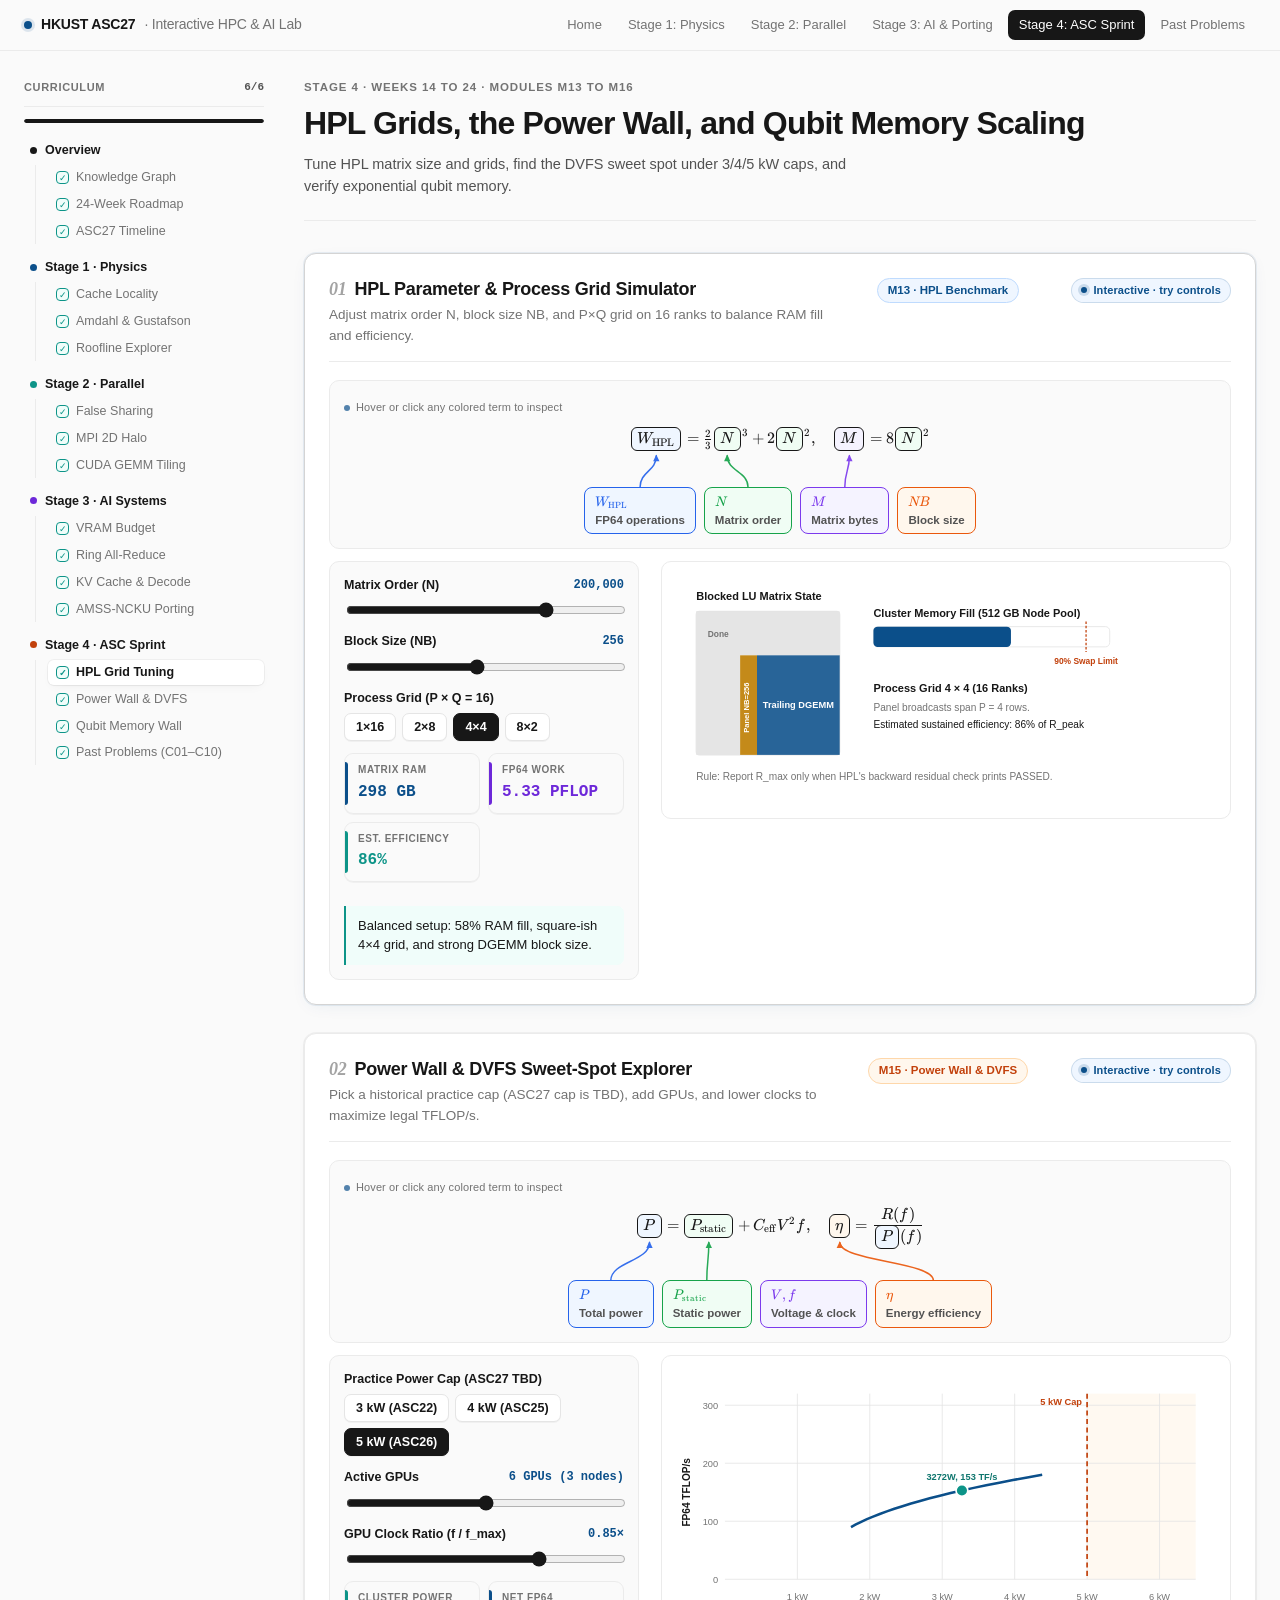
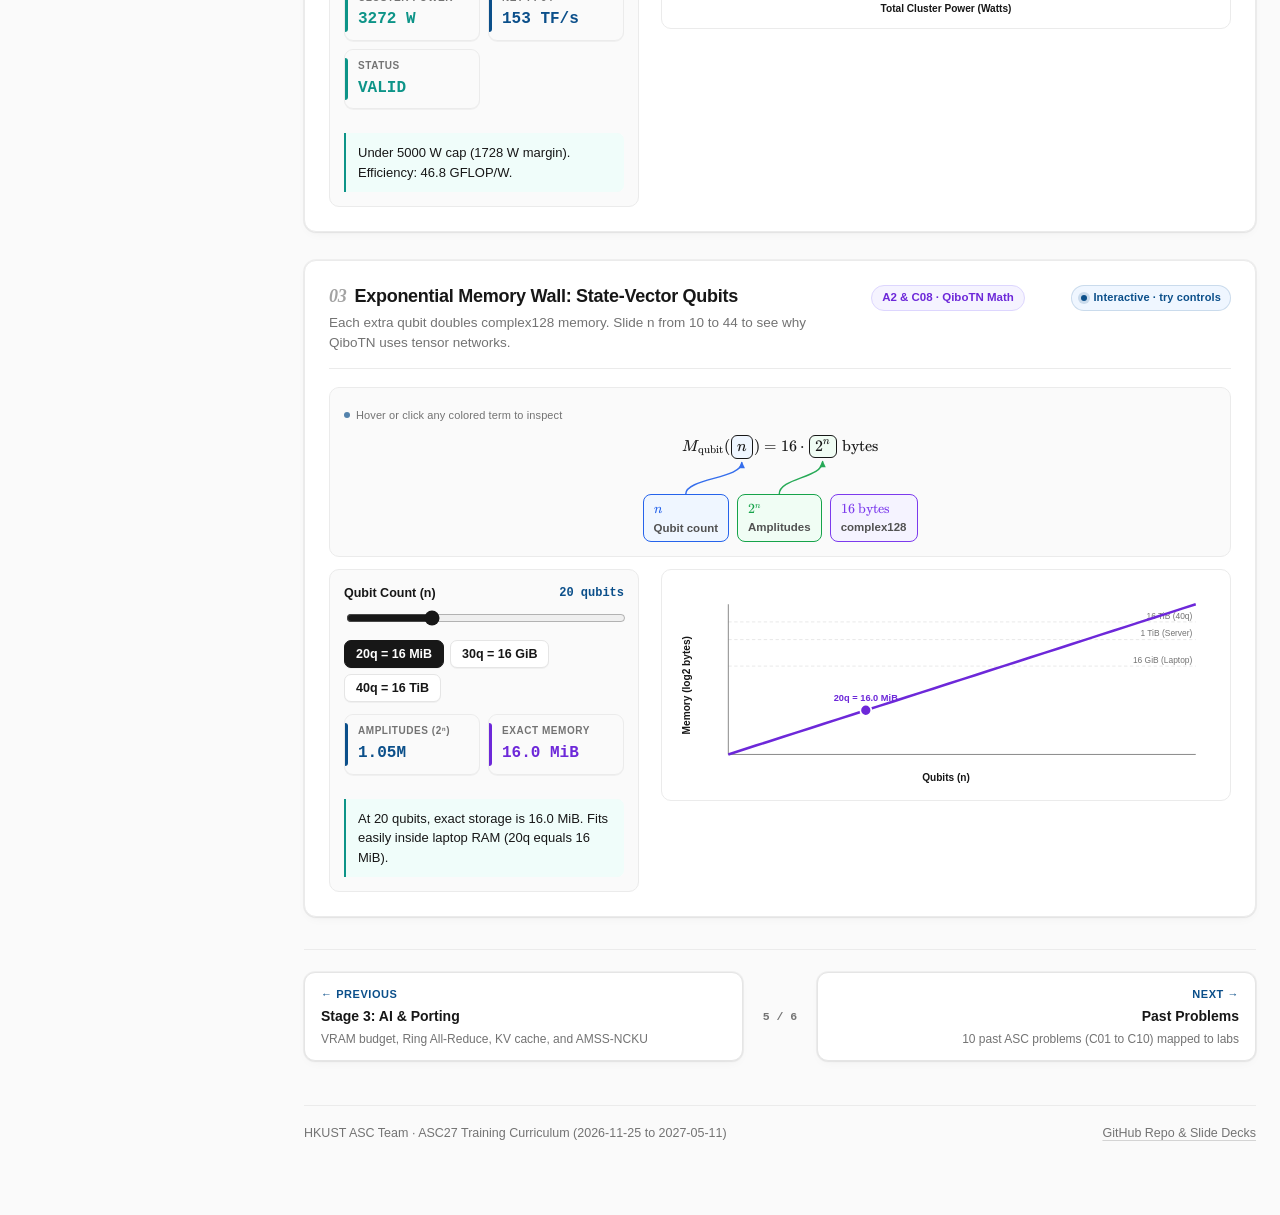
<file: site/stage4-asc-sprint.html>
<!DOCTYPE html>
<html lang="en">
<head>
  <meta charset="UTF-8">
  <meta name="viewport" content="width=device-width, initial-scale=1.0">
  <title>Stage 4: HPL, HPCG &amp; Power Wall | HKUST ASC27</title>
  <link rel="stylesheet" href="assets/style.css">
  <link rel="stylesheet" href="assets/vendor/katex/katex.min.css">
  <script src="assets/vendor/katex/katex.min.js"></script>
</head>
<body>
  <header id="site-header"></header>
  <main class="container">
    <section class="hero">
      <div class="eyebrow">Stage 4 · Weeks 14 to 24 · Modules M13 to M16</div>
      <h1>HPL Grids, the Power Wall, and Qubit Memory Scaling</h1>
      <p class="lead">Tune HPL matrix size and grids, find the DVFS sweet spot under 3/4/5 kW caps, and verify exponential qubit memory.</p>
    </section>

    <!-- LAB 1: HPL TUNER -->
    <section class="lab-card" id="hpl">
      <div class="lab-header">
        <div>
          <h2><span class="section-index">01</span>HPL Parameter &amp; Process Grid Simulator</h2>
          <p class="lab-subtitle">Adjust matrix order N, block size NB, and P×Q grid on 16 ranks to balance RAM fill and efficiency.</p>
        </div>
        <span class="pill blue">M13 · HPL Benchmark</span>
      </div>

      <div id="hpl-formula"></div>

      <div class="lab-grid">
        <div class="controls">
          <div class="control-row">
            <div class="control-label"><span>Matrix Order (N)</span><span class="control-val" id="hpl-n-val">200,000</span></div>
            <input type="range" id="hpl-n" min="40000" max="260000" step="10000" value="200000">
          </div>
          <div class="control-row">
            <div class="control-label"><span>Block Size (NB)</span><span class="control-val" id="hpl-nb-val">256</span></div>
            <input type="range" id="hpl-nb" min="32" max="512" step="32" value="256">
          </div>
          <div class="control-row">
            <div class="control-label"><span>Process Grid (P × Q = 16)</span></div>
            <div class="btn-group">
              <button class="btn" data-pq="1x16">1×16</button>
              <button class="btn" data-pq="2x8">2×8</button>
              <button class="btn active" data-pq="4x4">4×4</button>
              <button class="btn" data-pq="8x2">8×2</button>
            </div>
          </div>
          <div class="stat-strip" style="margin:0;">
            <div class="stat"><div class="stat-k">Matrix RAM</div><div class="stat-v blue" id="hpl-ram">320 GB</div></div>
            <div class="stat"><div class="stat-k">FP64 Work</div><div class="stat-v violet" id="hpl-work">5.33 PFLOP</div></div>
            <div class="stat"><div class="stat-k">Est. Efficiency</div><div class="stat-v teal" id="hpl-eff">84%</div></div>
          </div>
          <div class="takeaway" id="hpl-msg"></div>
        </div>

        <div class="viz-box">
          <svg id="hpl-svg" viewBox="0 0 640 270" role="img" aria-label="HPL LU factorization and efficiency breakdown"></svg>
        </div>
      </div>
    </section>

    <!-- LAB 2: POWER WALL & DVFS -->
    <section class="lab-card" id="power">
      <div class="lab-header">
        <div>
          <h2><span class="section-index">02</span>Power Wall &amp; DVFS Sweet-Spot Explorer</h2>
          <p class="lab-subtitle">Pick a historical practice cap (ASC27 cap is TBD), add GPUs, and lower clocks to maximize legal TFLOP/s.</p>
        </div>
        <span class="pill coral">M15 · Power Wall &amp; DVFS</span>
      </div>

      <div id="pw-formula"></div>

      <div class="lab-grid">
        <div class="controls">
          <div class="control-row">
            <div class="control-label"><span>Practice Power Cap (ASC27 TBD)</span></div>
            <div class="btn-group">
              <button class="btn" data-cap="3000">3 kW (ASC22)</button>
              <button class="btn" data-cap="4000">4 kW (ASC25)</button>
              <button class="btn active" data-cap="5000">5 kW (ASC26)</button>
            </div>
          </div>
          <div class="control-row">
            <div class="control-label"><span>Active GPUs</span><span class="control-val" id="pw-g-val">6 GPUs</span></div>
            <input type="range" id="pw-g" min="2" max="10" step="1" value="6">
          </div>
          <div class="control-row">
            <div class="control-label"><span>GPU Clock Ratio (f / f_max)</span><span class="control-val" id="pw-f-val">0.85</span></div>
            <input type="range" id="pw-f" min="0.50" max="1.00" step="0.05" value="0.85">
          </div>
          <div class="stat-strip" style="margin:0;">
            <div class="stat"><div class="stat-k">Cluster Power</div><div class="stat-v teal" id="pw-w">4210 W</div></div>
            <div class="stat"><div class="stat-k">Net FP64</div><div class="stat-v blue" id="pw-tf">153 TF/s</div></div>
            <div class="stat"><div class="stat-k">Status</div><div class="stat-v teal" id="pw-st">VALID</div></div>
          </div>
          <div class="takeaway" id="pw-msg"></div>
        </div>

        <div class="viz-box">
          <svg id="pw-svg" viewBox="0 0 640 290" role="img" aria-label="Power vs performance DVFS curve"></svg>
        </div>
      </div>
    </section>

    <!-- LAB 3: QUBIT MEMORY WALL -->
    <section class="lab-card" id="qubit">
      <div class="lab-header">
        <div>
          <h2><span class="section-index">03</span>Exponential Memory Wall: State-Vector Qubits</h2>
          <p class="lab-subtitle">Each extra qubit doubles complex128 memory. Slide n from 10 to 44 to see why QiboTN uses tensor networks.</p>
        </div>
        <span class="pill violet">A2 &amp; C08 · QiboTN Math</span>
      </div>

      <div id="qb-formula"></div>

      <div class="lab-grid">
        <div class="controls">
          <div class="control-row">
            <div class="control-label"><span>Qubit Count (n)</span><span class="control-val" id="qb-n-val">20 qubits</span></div>
            <input type="range" id="qb-n" min="10" max="44" step="1" value="20">
          </div>
          <div class="btn-group">
            <button class="btn active" data-q="20">20q = 16 MiB</button>
            <button class="btn" data-q="30">30q = 16 GiB</button>
            <button class="btn" data-q="40">40q = 16 TiB</button>
          </div>
          <div class="stat-strip" style="margin:0;">
            <div class="stat"><div class="stat-k">Amplitudes (2ⁿ)</div><div class="stat-v blue" id="qb-amp">1.05M</div></div>
            <div class="stat"><div class="stat-k">Exact Memory</div><div class="stat-v violet" id="qb-mem">16.0 MiB</div></div>
          </div>
          <div class="takeaway" id="qb-msg">Exact math: 16 × 2²⁰ bytes = 16 MiB (correcting the 1024× unit typo on ASC26 slide p.20).</div>
        </div>

        <div class="viz-box">
          <svg id="qb-svg" viewBox="0 0 640 240" role="img" aria-label="Log-scale state-vector memory wall"></svg>
        </div>
      </div>
    </section>

    <footer id="site-footer"></footer>
  </main>

  <script src="assets/common.js"></script>
  <script>
    // ---- KATEX FORMULA BOXES ----
    window.ASC27.renderFormulaBox(document.getElementById("hpl-formula"), {
      tex: "W_{\\mathrm{HPL}} = \\tfrac{2}{3}N^3 + 2N^2,\\quad M = 8N^2",
      symbols: [
        { sym: "W_HPL", tex: "W_{\\mathrm{HPL}}", short: "FP64 operations", desc: "Total double-precision floating-point operations required for LU factorization." },
        { sym: "N", tex: "N", short: "Matrix order", desc: "Side length of the dense square N×N linear system." },
        { sym: "M", tex: "M", short: "Matrix bytes", desc: "Cluster RAM used by the FP64 matrix at 8 bytes per entry." },
        { sym: "NB", tex: "NB", short: "Block size", desc: "Panel width controlling trailing DGEMM efficiency and load balance." }
      ]
    });

    window.ASC27.renderFormulaBox(document.getElementById("pw-formula"), {
      tex: "P = P_{\\mathrm{static}} + C_{\\mathrm{eff}} V^2 f,\\quad \\eta = \\frac{R(f)}{P(f)}",
      symbols: [
        { sym: "P", tex: "P", short: "Total power", desc: "Measured cluster wall power in watts under the competition cap." },
        { sym: "P_static", tex: "P_{\\mathrm{static}}", short: "Static power", desc: "Baseline power drawn by CPUs, fans, switches, and idle GPUs." },
        { sym: "V,f", tex: "V, f", short: "Voltage & clock", desc: "GPU supply voltage and frequency; dynamic power scales roughly as f³." },
        { sym: "eta", tex: "\\eta", short: "Energy efficiency", desc: "Sustained compute throughput R(f) divided by total power P(f) in GFLOP/W." }
      ]
    });

    window.ASC27.renderFormulaBox(document.getElementById("qb-formula"), {
      tex: "M_{\\mathrm{qubit}}(n) = 16 \\cdot 2^n\\;\\mathrm{bytes}",
      symbols: [
        { sym: "n", tex: "n", short: "Qubit count", desc: "Number of entangled qubits represented in a full state vector." },
        { sym: "2^n", tex: "2^n", short: "Amplitudes", desc: "Total complex basis states; adding one qubit doubles storage." },
        { sym: "16 bytes", tex: "16\\;\\mathrm{bytes}", short: "complex128", desc: "Two FP64 numbers (real and imaginary) stored per quantum amplitude." }
      ]
    });

    // ---- LAB 1: HPL SIMULATOR ----
    let pq = "4x4";
    const hplN = document.getElementById("hpl-n");
    const hplNB = document.getElementById("hpl-nb");
    const hplSvg = document.getElementById("hpl-svg");

    document.querySelectorAll("[data-pq]").forEach(btn => {
      btn.onclick = () => {
        document.querySelectorAll("[data-pq]").forEach(b => b.classList.remove("active"));
        btn.classList.add("active");
        pq = btn.dataset.pq;
        drawHPL();
      };
    });

    function drawHPL() {
      const N = parseInt(hplN.value, 10);
      const NB = parseInt(hplNB.value, 10);
      const [P, Q] = pq.split("x").map(Number);

      const ramGB = (N * N * 8) / (1024 ** 3);
      const clusterRAM = 512;
      const ramPct = (ramGB / clusterRAM) * 100;
      const pflops = ((2 / 3) * (N ** 3)) / 1e15;

      // Simple physical efficiency model
      const nFactor = Math.min(1.0, 0.55 + 0.45 * (N / 220000));
      const nbPenalty = Math.abs(NB - 256) / 600; // sweet spot ~256
      const gridPenalty = P > Q ? 0.14 : (P === 1 ? 0.18 : (P === 2 ? 0.05 : 0.0));
      const swapPenalty = ramPct > 90 ? 0.55 : 0;
      const eff = Math.max(12, Math.min(92, (0.90 * nFactor - nbPenalty - gridPenalty - swapPenalty) * 100));

      document.getElementById("hpl-n-val").textContent = N.toLocaleString();
      document.getElementById("hpl-nb-val").textContent = NB;
      document.getElementById("hpl-ram").textContent = ramGB.toFixed(0) + " GB";
      document.getElementById("hpl-ram").className = "stat-v " + (ramPct > 90 ? "coral" : "blue");
      document.getElementById("hpl-work").textContent = pflops.toFixed(2) + " PFLOP";
      document.getElementById("hpl-eff").textContent = eff.toFixed(0) + "%";
      document.getElementById("hpl-eff").className = "stat-v " + (eff >= 75 ? "teal" : eff >= 55 ? "blue" : "coral");

      const msg = document.getElementById("hpl-msg");
      if (ramPct > 90) {
        msg.className = "takeaway coral";
        msg.textContent = `Matrix uses ${ramPct.toFixed(0)}% of 512 GB RAM. OS swapping crashes HPL throughput.`;
      } else if (P > Q) {
        msg.className = "takeaway coral";
        msg.textContent = `P (${P}) exceeds Q (${Q}) and increases panel broadcast hops. Keep P ≤ Q and nearly square.`;
      } else if (NB < 128) {
        msg.className = "takeaway";
        msg.textContent = "Small NB hurts trailing DGEMM efficiency. Raise NB toward 192–384.";
      } else {
        msg.className = "takeaway teal";
        msg.textContent = `Balanced setup: ${ramPct.toFixed(0)}% RAM fill, square-ish ${P}×${Q} grid, and strong DGEMM block size.`;
      }

      // Draw LU trailing matrix + grid + RAM meter
      const ramW = Math.min(280, (ramPct / 100) * 280);
      hplSvg.innerHTML = `
        <text x="24" y="28" font-size="13" font-weight="700" fill="#171717">Blocked LU Matrix State</text>
        <rect x="24" y="42" width="170" height="170" rx="4" fill="#FFFFFF" stroke="#E5E5E5" stroke-width="1.5"/>
        <rect x="24" y="42" width="52" height="170" fill="#E5E5E5"/>
        <rect x="24" y="42" width="170" height="52" fill="#E5E5E5"/>
        <rect x="76" y="94" width="20" height="118" fill="#C48A1A"/>
        <rect x="96" y="94" width="98" height="118" fill="#0B4F8A" opacity="0.88"/>
        <text x="50" y="72" text-anchor="middle" font-size="10" font-weight="700" fill="#737373">Done</text>
        <text x="86" y="156" text-anchor="middle" font-size="9" font-weight="700" fill="#FFFFFF" transform="rotate(-90 86 156)">Panel NB=${NB}</text>
        <text x="145" y="156" text-anchor="middle" font-size="11" font-weight="700" fill="#FFFFFF">Trailing DGEMM</text>

        <text x="234" y="48" font-size="13" font-weight="700" fill="#171717">Cluster Memory Fill (512 GB Node Pool)</text>
        <rect x="234" y="60" width="280" height="24" rx="5" fill="#FFFFFF" stroke="#E5E5E5"/>
        <rect x="234" y="60" width="${ramW}" height="24" rx="5" fill="${ramPct > 90 ? "#C2410C" : "#0B4F8A"}"/>
        <line x1="${234 + 280 * 0.9}" y1="54" x2="${234 + 280 * 0.9}" y2="90" stroke="#C2410C" stroke-dasharray="3 2" stroke-width="1.5"/>
        <text x="${234 + 280 * 0.9}" y="104" text-anchor="middle" font-size="10" font-weight="700" fill="#C2410C">90% Swap Limit</text>

        <text x="234" y="138" font-size="13" font-weight="700" fill="#171717">Process Grid ${P} × ${Q} (16 Ranks)</text>
        <text x="234" y="160" font-size="12" fill="#737373">Panel broadcasts span P = ${P} rows.</text>
        <text x="234" y="180" font-size="12" fill="#171717">Estimated sustained efficiency: ${eff.toFixed(0)}% of R_peak</text>
        <text x="24" y="242" font-size="12" fill="#737373">Rule: Report R_max only when HPL's backward residual check prints PASSED.</text>
      `;
    }
    hplN.oninput = drawHPL;
    hplNB.oninput = drawHPL;
    drawHPL();

    // ---- LAB 2: POWER WALL & DVFS ----
    let capW = 5000;
    const pwG = document.getElementById("pw-g");
    const pwF = document.getElementById("pw-f");
    const pwSvg = document.getElementById("pw-svg");

    document.querySelectorAll("[data-cap]").forEach(btn => {
      btn.onclick = () => {
        document.querySelectorAll("[data-cap]").forEach(b => b.classList.remove("active"));
        btn.classList.add("active");
        capW = parseInt(btn.dataset.cap, 10);
        drawPower();
      };
    });

    function clusterStats(gpus, freq) {
      const nodes = Math.max(3, Math.ceil(gpus / 2));
      const baseW = nodes * 220 + 180; // CPUs, fans, switches
      const gpuDynW = gpus * 520 * Math.pow(freq, 2.7);
      const gpuIdleW = gpus * 70;
      const watts = baseW + gpuDynW + gpuIdleW;
      const tf = gpus * 30 * freq; // 30 TF/s FP64 per GPU at f=1.0
      return { watts, tf, nodes };
    }

    function drawPower() {
      const g = parseInt(pwG.value, 10);
      const f = parseFloat(pwF.value);
      const cur = clusterStats(g, f);
      const valid = cur.watts <= capW;

      document.getElementById("pw-g-val").textContent = `${g} GPUs (${cur.nodes} nodes)`;
      document.getElementById("pw-f-val").textContent = f.toFixed(2) + "×";
      document.getElementById("pw-w").textContent = Math.round(cur.watts) + " W";
      document.getElementById("pw-w").className = "stat-v " + (valid ? "teal" : "coral");
      document.getElementById("pw-tf").textContent = cur.tf.toFixed(0) + " TF/s";
      const st = document.getElementById("pw-st");
      st.textContent = valid ? "VALID" : "OVER CAP";
      st.className = "stat-v " + (valid ? "teal" : "coral");

      const msg = document.getElementById("pw-msg");
      if (!valid) {
        msg.className = "takeaway coral";
        msg.textContent = `Exceeds ${capW} W by ${Math.round(cur.watts - capW)} W (disqualified!). Lower GPU clock via DVFS before removing GPUs.`;
      } else {
        msg.className = "takeaway teal";
        msg.textContent = `Under ${capW} W cap (${Math.round(capW - cur.watts)} W margin). Efficiency: ${(cur.tf * 1000 / cur.watts).toFixed(1)} GFLOP/W.`;
      }

      const W = 640, H = 290, padL = 58, padR = 24, padT = 28, padB = 42;
      const maxW = 6500, maxTF = 320;
      const xMap = w => padL + (Math.min(w, maxW) / maxW) * (W - padL - padR);
      const yMap = tf => H - padB - (Math.min(tf, maxTF) / maxTF) * (H - padT - padB);

      let curve = "";
      for (let fr = 0.5; fr <= 1.001; fr += 0.025) {
        const s = clusterStats(g, fr);
        curve += (fr === 0.5 ? "M" : "L") + `${xMap(s.watts).toFixed(1)},${yMap(s.tf).toFixed(1)} `;
      }

      let grid = "";
      [1000, 2000, 3000, 4000, 5000, 6000].forEach(w => {
        const x = xMap(w);
        grid += `<line x1="${x}" y1="${padT}" x2="${x}" y2="${H - padB}" stroke="#E5E5E5"/>
                 <text x="${x}" y="${H - 18}" text-anchor="middle" font-size="11" fill="#737373">${w/1000} kW</text>`;
      });
      [0, 100, 200, 300].forEach(tf => {
        const y = yMap(tf);
        grid += `<line x1="${padL}" y1="${y}" x2="${W - padR}" y2="${y}" stroke="#E5E5E5"/>
                 <text x="${padL - 8}" y="${y + 4}" text-anchor="end" font-size="11" fill="#737373">${tf}</text>`;
      });

      const cx = xMap(cur.watts), cy = yMap(cur.tf), capX = xMap(capW);
      pwSvg.innerHTML = `
        <rect x="${capX}" y="${padT}" width="${W - padR - capX}" height="${H - padT - padB}" fill="#FFF7ED" opacity="0.75"/>
        ${grid}
        <line x1="${capX}" y1="${padT}" x2="${capX}" y2="${H - padB}" stroke="#C2410C" stroke-width="2" stroke-dasharray="6 4"/>
        <text x="${capX - 6}" y="${padT + 14}" text-anchor="end" font-size="11" font-weight="700" fill="#C2410C">${capW/1000} kW Cap</text>
        <path d="${curve}" fill="none" stroke="#0B4F8A" stroke-width="3"/>
        <circle cx="${cx}" cy="${cy}" r="7" fill="${valid ? "#0D9488" : "#C2410C"}" stroke="#FFFFFF" stroke-width="2"/>
        <text x="${cx}" y="${cy - 12}" text-anchor="middle" font-size="11" font-weight="700" fill="${valid ? "#0F766E" : "#C2410C"}">${Math.round(cur.watts)}W, ${cur.tf.toFixed(0)} TF/s</text>
        <text x="${W / 2}" y="${H - 3}" text-anchor="middle" font-size="12" font-weight="600" fill="#171717">Total Cluster Power (Watts)</text>
        <text x="16" y="${H / 2}" text-anchor="middle" font-size="12" font-weight="600" fill="#171717" transform="rotate(-90 16 ${H / 2})">FP64 TFLOP/s</text>
      `;
    }
    pwG.oninput = drawPower;
    pwF.oninput = drawPower;
    drawPower();

    // ---- LAB 3: QUBIT MEMORY WALL ----
    const qbN = document.getElementById("qb-n");
    const qbSvg = document.getElementById("qb-svg");

    function fmtBytes(bytes) {
      const units = ["B", "KiB", "MiB", "GiB", "TiB", "PiB"];
      let u = 0, v = bytes;
      while (v >= 1024 && u < units.length - 1) { v /= 1024; u++; }
      return v.toFixed(v < 10 ? 2 : 1) + " " + units[u];
    }

    document.querySelectorAll("[data-q]").forEach(btn => {
      btn.onclick = () => {
        document.querySelectorAll("[data-q]").forEach(b => b.classList.remove("active"));
        btn.classList.add("active");
        qbN.value = btn.dataset.q;
        drawQubit();
      };
    });

    function drawQubit() {
      const n = parseInt(qbN.value, 10);
      const amps = Math.pow(2, n);
      const bytes = 16 * amps;
      document.getElementById("qb-n-val").textContent = n + " qubits";
      document.getElementById("qb-amp").textContent = amps >= 1e9 ? (amps / 1e9).toFixed(2) + "B" : amps >= 1e6 ? (amps / 1e6).toFixed(2) + "M" : amps.toLocaleString();
      document.getElementById("qb-mem").textContent = fmtBytes(bytes);

      const msg = document.getElementById("qb-msg");
      if (n <= 26) {
        msg.className = "takeaway teal";
        msg.textContent = `At ${n} qubits, exact storage is ${fmtBytes(bytes)}. Fits easily inside laptop RAM (20q equals 16 MiB).`;
      } else if (n <= 35) {
        msg.className = "takeaway";
        msg.textContent = `At ${n} qubits, exact storage is ${fmtBytes(bytes)}. Requires a high-memory server or multi-node cluster.`;
      } else {
        msg.className = "takeaway coral";
        msg.textContent = `At ${n} qubits, exact storage is ${fmtBytes(bytes)}. State-vector hits the memory wall, so QiboTN uses tensor networks.`;
      }

      const W = 640, H = 240, padL = 62, padR = 24, padT = 24, padB = 38;
      const xMap = q => padL + ((q - 10) / (44 - 10)) * (W - padL - padR);
      const yMap = log2B => H - padB - ((log2B - 14) / (48 - 14)) * (H - padT - padB);

      let line = "";
      for (let q = 10; q <= 44; q++) {
        line += (q === 10 ? "M" : "L") + `${xMap(q).toFixed(1)},${yMap(q + 4).toFixed(1)} `;
      }
      const refLines = [
        { b: 34, label: "16 GiB (Laptop)" },
        { b: 40, label: "1 TiB (Server)" },
        { b: 44, label: "16 TiB (40q)" }
      ];
      let refs = refLines.map(r => {
        const y = yMap(r.b);
        return `<line x1="${padL}" y1="${y}" x2="${W - padR}" y2="${y}" stroke="#E5E5E5" stroke-dasharray="4 3"/>
                <text x="${W - padR - 4}" y="${y - 4}" text-anchor="end" font-size="10" fill="#737373">${r.label}</text>`;
      }).join("");

      const cx = xMap(n), cy = yMap(n + 4);
      qbSvg.innerHTML = `
        ${refs}
        <line x1="${padL}" y1="${H - padB}" x2="${W - padR}" y2="${H - padB}" stroke="#737373"/>
        <line x1="${padL}" y1="${padT}" x2="${padL}" y2="${H - padB}" stroke="#737373"/>
        <path d="${line}" fill="none" stroke="#6D28D9" stroke-width="3"/>
        <circle cx="${cx}" cy="${cy}" r="6.5" fill="#6D28D9" stroke="#FFFFFF" stroke-width="2"/>
        <text x="${cx}" y="${cy - 11}" text-anchor="middle" font-size="11" font-weight="700" fill="#6D28D9">${n}q = ${fmtBytes(bytes)}</text>
        <text x="${W / 2}" y="${H - 6}" text-anchor="middle" font-size="12" font-weight="600" fill="#171717">Qubits (n)</text>
        <text x="16" y="${H / 2}" text-anchor="middle" font-size="12" font-weight="600" fill="#171717" transform="rotate(-90 16 ${H / 2})">Memory (log2 bytes)</text>
      `;
    }
    qbN.oninput = () => {
      document.querySelectorAll("[data-q]").forEach(b => b.classList.remove("active"));
      drawQubit();
    };
    drawQubit();
  </script>
</body>
</html>
</file>
<file: site/assets/style.css>
:root {
  /* Anatomy editorial neutral palette */
  --ground: #FAFAFA;
  --bg: #FAFAFA;
  --surface: #FFFFFF;
  --surface-alt: #F4F4F5;
  --well: #F1F1F1;
  --well-2: #E7E7E7;
  --rule: #EBEBEB;
  --border: #E5E5E5;
  --border-strong: #D4D4D4;
  --ink: #171717;
  --ink-2: #525252;
  --ink-muted: #737373;
  --faint: #A3A3A3;

  /* Restrained semantic accents (one per figure) */
  --blue: #0B4F8A;
  --blue-soft: #EFF6FF;
  --gold: #C48A1A;
  --gold-soft: #FEF3C7;
  --teal: #0D9488;
  --teal-soft: #F0FDFA;
  --coral: #C2410C;
  --coral-soft: #FFF7ED;
  --violet: #6D28D9;
  --violet-soft: #F5F3FF;

  /* Typography */
  --sans: "Inter", -apple-system, BlinkMacSystemFont, "Segoe UI", Roboto, Helvetica, Arial, sans-serif;
  --serif: "EB Garamond", Georgia, "Times New Roman", serif;
  --mono: ui-monospace, "SF Mono", "SFMono-Regular", Menlo, Consolas, monospace;

  /* Layout & elevation */
  --rail-w: 248px;
  --radius: 12px;
  --ease: cubic-bezier(0.22, 0.75, 0.2, 1);
  --card-shadow: 0 0 0 1px rgb(0 0 0 / 0.045), 0 1px 2px 0 rgb(0 0 0 / 0.035), 0 4px 12px -4px rgb(0 0 0 / 0.05);
  --chip-shadow: 0 1px 0 rgb(0 0 0 / 0.04);
}

* { box-sizing: border-box; }

html, body {
  margin: 0;
  padding: 0;
  background: var(--ground);
  color: var(--ink);
  font-family: var(--sans);
  line-height: 1.55;
  font-size: 14.5px;
  -webkit-font-smoothing: antialiased;
  -moz-osx-font-smoothing: grayscale;
  text-rendering: optimizeLegibility;
}

html { scroll-behavior: smooth; }

::selection { background: #E3E8EF; }

a {
  color: inherit;
  text-decoration: underline;
  text-decoration-color: var(--border-strong);
  text-underline-offset: 3px;
  transition: color 0.15s ease, text-decoration-color 0.15s ease;
}
a:hover { color: var(--blue); text-decoration-color: currentColor; }

:focus-visible {
  outline: 1.5px solid var(--ink);
  outline-offset: 2px;
  border-radius: 4px;
}

.topbar {
  position: sticky;
  top: 0;
  z-index: 50;
  background: rgba(250, 250, 250, 0.92);
  backdrop-filter: blur(10px);
  border-bottom: 1px solid var(--rule);
}

.topbar-inner {
  max-width: 1380px;
  margin: 0 auto;
  padding: 10px 24px;
  display: flex;
  align-items: center;
  justify-content: space-between;
  gap: 16px;
  flex-wrap: wrap;
}

.brand {
  font-weight: 600;
  font-size: 14px;
  color: var(--ink);
  letter-spacing: -0.015em;
  display: flex;
  align-items: center;
  gap: 9px;
  text-decoration: none;
}
.brand:hover { text-decoration: none; color: var(--ink); }
.brand span.brand-sub { color: var(--ink-muted); font-weight: 450; }

.brand-dot {
  width: 8px;
  height: 8px;
  border-radius: 50%;
  background: var(--blue);
  display: inline-block;
  box-shadow: 0 0 0 3px rgb(11 79 138 / 0.12);
}

.nav {
  display: flex;
  gap: 4px;
  flex-wrap: wrap;
  align-items: center;
}

.nav a {
  font-size: 13px;
  font-weight: 500;
  color: var(--ink-muted);
  padding: 5px 11px;
  border-radius: 7px;
  text-decoration: none;
  transition: background 0.15s ease, color 0.15s ease;
}

.nav a:hover {
  background: var(--well);
  color: var(--ink);
  text-decoration: none;
}

.nav a.active {
  background: var(--ink);
  color: #FFFFFF;
}

/* Designed-to-Scale App Shell: left course-tree rail + main workspace */
.app-shell {
  max-width: 1380px;
  margin: 0 auto;
  display: grid;
  grid-template-columns: var(--rail-w) minmax(0, 1fr);
  gap: 32px;
  padding: 28px 24px 72px;
  align-items: start;
}

@media (max-width: 1060px) {
  .app-shell {
    grid-template-columns: 1fr;
    gap: 16px;
    padding: 20px 16px 56px;
  }
}

.course-rail {
  position: sticky;
  top: 66px;
  max-height: calc(100vh - 84px);
  overflow-y: auto;
  scrollbar-width: thin;
  padding-right: 8px;
  font-size: 12.5px;
}

@media (max-width: 1060px) {
  .course-rail { display: none; }
}

.rail-head {
  display: flex;
  align-items: center;
  justify-content: space-between;
  padding-bottom: 10px;
  margin-bottom: 12px;
  border-bottom: 1px solid var(--rule);
}

.rail-title {
  font-size: 11px;
  font-weight: 650;
  letter-spacing: 0.06em;
  text-transform: uppercase;
  color: var(--ink-muted);
}

.rail-pct {
  font-family: var(--mono);
  font-size: 11px;
  font-weight: 600;
  color: var(--ink-2);
  font-variant-numeric: tabular-nums;
}

.rail-bar {
  height: 4px;
  background: var(--well);
  border-radius: 99px;
  overflow: hidden;
  margin-bottom: 14px;
}
.rail-bar > span {
  display: block;
  height: 100%;
  background: var(--ink);
  border-radius: 99px;
  transition: width 0.35s var(--ease);
}

.rail-group {
  margin-bottom: 10px;
}

.rail-group-btn {
  width: 100%;
  display: flex;
  align-items: center;
  gap: 8px;
  padding: 5px 6px;
  border-radius: 7px;
  font: 600 12.5px/1.3 var(--sans);
  color: var(--ink);
}

.rail-dot {
  width: 7px;
  height: 7px;
  border-radius: 50%;
  flex: none;
}

.rail-list {
  list-style: none;
  margin: 2px 0 0 11px;
  padding: 0 0 0 12px;
  border-left: 1px solid var(--rule);
  display: grid;
  gap: 2px;
}

.rail-list a {
  display: flex;
  align-items: center;
  gap: 7px;
  padding: 4px 8px;
  border-radius: 6px;
  color: var(--ink-muted);
  text-decoration: none;
  font-size: 12.5px;
  line-height: 1.35;
  transition: background 0.15s ease, color 0.15s ease;
}
.rail-list a:hover { background: var(--well); color: var(--ink); }
.rail-list a.is-current {
  background: var(--surface);
  color: var(--ink);
  font-weight: 600;
  box-shadow: var(--card-shadow);
}
.rail-check {
  width: 13px;
  height: 13px;
  border-radius: 4px;
  border: 1px solid var(--border-strong);
  display: inline-grid;
  place-items: center;
  font-size: 9px;
  flex: none;
  color: transparent;
  background: var(--surface);
}
.rail-check.is-done {
  border-color: var(--teal);
  background: var(--teal-soft);
  color: var(--teal);
}

.container {
  min-width: 0;
  max-width: 1040px;
  width: 100%;
}

.hero {
  margin-bottom: 32px;
  padding-bottom: 22px;
  border-bottom: 1px solid var(--rule);
}

.eyebrow {
  font-size: 11.5px;
  font-weight: 600;
  letter-spacing: 0.08em;
  text-transform: uppercase;
  color: var(--ink-muted);
  margin-bottom: 8px;
}

h1 {
  font-size: clamp(24px, 3.2vw, 32px);
  line-height: 1.18;
  margin: 0 0 10px;
  letter-spacing: -0.025em;
  font-weight: 650;
  color: var(--ink);
}

h1 em, .lead em {
  font-family: var(--serif);
  font-style: italic;
  font-weight: 400;
  font-size: 1.08em;
}

h2 {
  font-size: 18px;
  line-height: 1.28;
  margin: 0 0 4px;
  letter-spacing: -0.015em;
  font-weight: 600;
  color: var(--ink);
}

h3 {
  font-size: 15px;
  line-height: 1.3;
  margin: 0 0 6px;
  font-weight: 600;
}

.lead {
  font-size: 14.5px;
  color: var(--ink-2);
  max-width: 68ch;
  margin: 0;
}

.lab-card {
  background: var(--surface);
  border: 1px solid var(--rule);
  border-radius: var(--radius);
  padding: 24px;
  margin-bottom: 28px;
  box-shadow: var(--card-shadow);
  scroll-margin-top: 72px;
}

.lab-header {
  display: flex;
  justify-content: space-between;
  align-items: flex-start;
  gap: 16px;
  flex-wrap: wrap;
  margin-bottom: 18px;
  padding-bottom: 14px;
  border-bottom: 1px solid var(--rule);
}

.lab-subtitle {
  font-size: 13.5px;
  color: var(--ink-muted);
  margin: 4px 0 0;
  max-width: 66ch;
}

.section-index {
  font-family: var(--serif);
  font-style: italic;
  font-size: 18px;
  color: var(--faint);
  font-variant-numeric: lining-nums tabular-nums;
  margin-right: 8px;
}

.pill {
  display: inline-flex;
  align-items: center;
  gap: 5px;
  font-size: 11.5px;
  font-weight: 600;
  padding: 3px 10px;
  border-radius: 999px;
  background: var(--well);
  color: var(--ink-2);
  white-space: nowrap;
  border: 1px solid var(--rule);
}

.pill.blue { background: var(--blue-soft); color: var(--blue); border-color: #BFDBFE; }
.pill.teal { background: var(--teal-soft); color: #0F766E; border-color: #99F6E4; }
.pill.coral { background: var(--coral-soft); color: var(--coral); border-color: #FED7AA; }
.pill.gold { background: var(--gold-soft); color: #92400E; border-color: #FDE68A; }
.pill.violet { background: var(--violet-soft); color: var(--violet); border-color: #DDD6FE; }

.lab-grid {
  display: grid;
  grid-template-columns: 310px minmax(0, 1fr);
  gap: 22px;
  align-items: start;
}

@media (max-width: 880px) {
  .lab-grid { grid-template-columns: 1fr; }
}

.controls {
  background: var(--ground);
  border: 1px solid var(--rule);
  border-radius: 10px;
  padding: 14px;
  display: flex;
  flex-direction: column;
  gap: 12px;
}

.control-row {
  display: flex;
  flex-direction: column;
  gap: 5px;
}

.control-label {
  display: flex;
  justify-content: space-between;
  font-size: 12.5px;
  font-weight: 550;
  color: var(--ink);
}

.control-val {
  font-family: var(--mono);
  font-size: 12px;
  font-weight: 600;
  color: var(--blue);
  font-variant-numeric: tabular-nums;
}

input[type="range"] {
  width: 100%;
  accent-color: var(--ink);
  cursor: pointer;
}

.btn-group {
  display: flex;
  gap: 6px;
  flex-wrap: wrap;
}

.btn {
  border: 1px solid var(--border);
  background: var(--surface);
  color: var(--ink);
  font-size: 12.5px;
  font-weight: 550;
  padding: 6px 11px;
  border-radius: 7px;
  cursor: pointer;
  text-decoration: none;
  box-shadow: var(--chip-shadow);
  transition: background 0.15s ease, border-color 0.15s ease, color 0.15s ease, transform 0.1s ease;
}

.btn:hover { border-color: var(--ink); color: var(--ink); text-decoration: none; }
.btn:active { transform: translateY(0.5px); }
.btn.active { background: var(--ink); border-color: var(--ink); color: #FFFFFF; }
.btn.primary { background: var(--blue); border-color: var(--blue); color: #FFFFFF; }
.btn.primary:hover { background: #093E6D; border-color: #093E6D; color: #FFFFFF; }

/* HUD Stat Chips */
.stat-strip {
  display: grid;
  grid-template-columns: repeat(auto-fit, minmax(110px, 1fr));
  gap: 8px;
  margin-bottom: 12px;
}

.stat {
  position: relative;
  background: var(--ground);
  border: 1px solid var(--rule);
  border-radius: 9px;
  padding: 8px 11px 8px 13px;
  box-shadow: var(--chip-shadow);
}

.stat::before {
  content: "";
  position: absolute;
  left: 0;
  top: 8px;
  bottom: 8px;
  width: 3px;
  border-radius: 0 3px 3px 0;
  background: var(--border-strong);
}
.stat:has(.stat-v.teal)::before { background: var(--teal); }
.stat:has(.stat-v.coral)::before { background: var(--coral); }
.stat:has(.stat-v.blue)::before { background: var(--blue); }
.stat:has(.stat-v.violet)::before { background: var(--violet); }

.stat-k {
  font-size: 10px;
  text-transform: uppercase;
  letter-spacing: 0.055em;
  color: var(--ink-muted);
  font-weight: 650;
}

.stat-v {
  font-family: var(--mono);
  font-size: 16px;
  font-weight: 700;
  color: var(--ink);
  margin-top: 2px;
  font-variant-numeric: tabular-nums;
}

.stat-v.teal { color: var(--teal); }
.stat-v.coral { color: var(--coral); }
.stat-v.blue { color: var(--blue); }
.stat-v.violet { color: var(--violet); }

.viz-box {
  background: var(--surface);
  border: 1px solid var(--rule);
  border-radius: 10px;
  padding: 14px;
  overflow: hidden;
}

.viz-box svg, .viz-box canvas {
  width: 100%;
  height: auto;
  display: block;
}

.takeaway {
  margin-top: 12px;
  padding: 10px 12px;
  border-left: 2.5px solid var(--ink);
  background: var(--ground);
  border-radius: 0 7px 7px 0;
  font-size: 13px;
  line-height: 1.5;
  color: var(--ink-2);
}

.takeaway.coral { border-left-color: var(--coral); background: var(--coral-soft); color: var(--ink); }
.takeaway.teal { border-left-color: var(--teal); background: var(--teal-soft); color: var(--ink); }

/* KaTeX Color-Coded Annotated Formula Box */
.formula-box {
  margin: 12px 0;
  padding: 14px 14px 12px;
  background: var(--ground);
  border: 1px solid var(--rule);
  border-radius: 10px;
  position: relative;
}

.formula-stage {
  position: relative;
  padding-bottom: 2px;
}

.formula-hint {
  display: inline-flex;
  align-items: center;
  gap: 6px;
  font-size: 11px;
  font-weight: 500;
  color: var(--ink-muted);
  margin-bottom: 2px;
  letter-spacing: 0.01em;
}

.formula-hint-dot {
  width: 6px;
  height: 6px;
  border-radius: 50%;
  background: var(--blue);
  opacity: 0.7;
}

/* Active section focus ring & interactive affordance cues */
.lab-card {
  transition: border-color 0.2s ease, box-shadow 0.2s ease;
}

.lab-card.is-focused-lab {
  border-color: var(--border-strong);
  box-shadow: 0 0 0 1px rgb(11 79 138 / 0.08), 0 4px 18px -6px rgb(11 79 138 / 0.10);
}

.lab-header-badges {
  display: flex;
  align-items: center;
  gap: 8px;
  flex-wrap: wrap;
  justify-content: flex-end;
}

.cue-pill {
  display: inline-flex;
  align-items: center;
  gap: 6px;
  padding: 3px 9px;
  border-radius: 999px;
  background: var(--blue-soft);
  border: 1px solid rgba(11, 79, 138, 0.16);
  color: var(--blue);
  font-size: 11px;
  font-weight: 600;
  letter-spacing: 0.01em;
  white-space: nowrap;
}

.cue-dot {
  width: 6px;
  height: 6px;
  border-radius: 50%;
  background: var(--blue);
  box-shadow: 0 0 0 3px rgba(11, 79, 138, 0.16);
}

/* Stage Prev / Next progression pager */
.stage-pager {
  margin-top: 32px;
  padding-top: 22px;
  border-top: 1px solid var(--rule);
  display: grid;
  grid-template-columns: minmax(0, 1fr) auto minmax(0, 1fr);
  gap: 14px;
  align-items: stretch;
}

@media (max-width: 720px) {
  .stage-pager {
    grid-template-columns: 1fr;
  }
  .stage-pager-step {
    display: none;
  }
}

.stage-pager-step {
  display: flex;
  align-items: center;
  justify-content: center;
  font-family: var(--mono);
  font-size: 11.5px;
  font-weight: 600;
  color: var(--ink-muted);
  padding: 0 6px;
  font-variant-numeric: tabular-nums;
}

.pager-card {
  display: flex;
  flex-direction: column;
  gap: 3px;
  height: 100%;
  padding: 13px 16px;
  border-radius: 11px;
  background: var(--surface);
  border: 1px solid var(--border);
  box-shadow: var(--card-shadow);
  text-decoration: none;
  color: var(--ink);
  transition: border-color 0.16s ease, transform 0.16s ease, box-shadow 0.16s ease;
}

.pager-card:hover {
  border-color: var(--blue);
  transform: translateY(-1px);
  box-shadow: 0 0 0 2px rgba(11, 79, 138, 0.10), var(--card-shadow);
  text-decoration: none;
  color: var(--ink);
}

.pager-card.pager-next {
  text-align: right;
  align-items: flex-end;
}

.pager-card.is-placeholder {
  background: var(--ground);
  border-style: dashed;
  box-shadow: none;
  opacity: 0.72;
  pointer-events: none;
}

.pager-dir {
  font-size: 11px;
  font-weight: 650;
  letter-spacing: 0.05em;
  text-transform: uppercase;
  color: var(--blue);
}

.pager-card.is-placeholder .pager-dir {
  color: var(--ink-muted);
}

.pager-title {
  font-size: 14px;
  font-weight: 650;
  color: var(--ink);
}

.pager-sub {
  font-size: 12px;
  color: var(--ink-muted);
  line-height: 1.35;
}

.formula-math {
  overflow: visible;
  padding: 6px 2px 4px;
  color: var(--ink);
  font-size: 16px;
  position: relative;
  z-index: 2;
}

.formula-math .katex-display {
  margin: 0.2em 0;
}

.formula-arrows {
  position: absolute;
  inset: 0;
  pointer-events: none;
  z-index: 1;
  overflow: visible;
}

/* Term color tokens (5-color cycle: blue, green, violet, amber/orange, teal) */
.ft-c0 { --ft-stroke: #2563EB; --ft-fill: #EFF6FF; --ft-glow: rgba(37, 99, 235, 0.24); }
.ft-c1 { --ft-stroke: #16A34A; --ft-fill: #F0FDF4; --ft-glow: rgba(22, 163, 74, 0.24); }
.ft-c2 { --ft-stroke: #7C3AED; --ft-fill: #F5F3FF; --ft-glow: rgba(124, 58, 237, 0.26); }
.ft-c3 { --ft-stroke: #EA580C; --ft-fill: #FFF7ED; --ft-glow: rgba(234, 88, 12, 0.24); }
.ft-c4 { --ft-stroke: #0D9488; --ft-fill: #F0FDFA; --ft-glow: rgba(13, 148, 136, 0.24); }

/* Inline color-coded rounded boxes inside the KaTeX formula */
.ft-pill {
  display: inline-block;
  padding: 1px 5px;
  margin: 0 1px;
  border-radius: 6px;
  border: 1.5px solid var(--ft-stroke);
  background: var(--ft-fill);
  cursor: pointer;
  transition: box-shadow 0.16s ease, transform 0.16s ease, opacity 0.16s ease;
  vertical-align: baseline;
}

.ft-pill:hover,
.ft-pill:focus-visible,
.ft-pill.is-active {
  box-shadow: 0 0 0 3px var(--ft-glow), 0 3px 10px -2px var(--ft-glow);
  outline: none;
}

.ft-pill.is-dim {
  opacity: 0.42;
}

/* Color-coded callout cards underneath the formula */
.sym-cards {
  position: relative;
  z-index: 2;
  display: flex;
  flex-wrap: wrap;
  justify-content: center;
  gap: 8px;
  margin-top: 28px;
}

.sym-card {
  display: inline-flex;
  flex-direction: column;
  align-items: flex-start;
  gap: 2px;
  padding: 6px 10px;
  border-radius: 8px;
  border: 1.5px solid var(--ft-stroke);
  background: var(--ft-fill);
  color: var(--ink);
  text-align: left;
  cursor: pointer;
  transition: box-shadow 0.16s ease, transform 0.16s ease, opacity 0.16s ease;
}

.sym-card:hover,
.sym-card:focus-visible,
.sym-card.is-active {
  box-shadow: 0 0 0 3px var(--ft-glow), 0 4px 12px -2px var(--ft-glow);
  transform: translateY(-1px);
  outline: none;
}

.sym-card.is-dim {
  opacity: 0.48;
}

.sym-card-key {
  font-size: 13.5px;
  line-height: 1.2;
  color: var(--ft-stroke);
}

.sym-card-key .katex {
  font-size: 1em;
  color: var(--ft-stroke);
}

.sym-card-short {
  font-size: 11.5px;
  font-weight: 550;
  color: var(--ink-2);
  line-height: 1.25;
}

/* Hover/click explanation popover card */
.sym-popover {
  position: absolute;
  z-index: 20;
  padding: 11px 13px;
  border-radius: 10px;
  background: var(--surface);
  border: 1.5px solid var(--ft-stroke);
  box-shadow: 0 10px 28px -6px rgba(15, 23, 42, 0.16), 0 0 0 3px var(--ft-glow);
  pointer-events: none;
}

.sym-popover-caret {
  position: absolute;
  top: -6px;
  width: 10px;
  height: 10px;
  background: var(--surface);
  border-left: 1.5px solid var(--ft-stroke);
  border-top: 1.5px solid var(--ft-stroke);
  transform: translateX(-50%) rotate(45deg);
}

.sym-popover-sym {
  font-size: 16px;
  color: var(--ft-stroke);
  margin-bottom: 2px;
}

.sym-popover-sym .katex {
  font-size: 1em;
  color: var(--ft-stroke);
}

.sym-popover-title {
  font-size: 13px;
  font-weight: 700;
  color: var(--ink);
  margin-bottom: 4px;
}

.sym-popover-desc {
  font-size: 12px;
  color: var(--ink-2);
  line-height: 1.45;
}

/* Step Timeline Strip */
.step-timeline {
  margin-top: 14px;
  padding: 12px 14px;
  background: var(--ground);
  border: 1px solid var(--rule);
  border-radius: 10px;
}

.step-timeline-track {
  position: relative;
  display: grid;
  grid-auto-flow: column;
  grid-auto-columns: minmax(0, 1fr);
  gap: 6px;
}

.step-btn {
  display: flex;
  flex-direction: column;
  align-items: center;
  gap: 5px;
  background: none;
  border: 0;
  cursor: pointer;
  padding: 2px;
  color: var(--ink-muted);
  font-size: 11px;
}

.step-dot {
  width: 24px;
  height: 24px;
  border-radius: 50%;
  border: 1.5px solid var(--border-strong);
  background: var(--surface);
  display: grid;
  place-items: center;
  font-family: var(--mono);
  font-size: 11px;
  font-weight: 700;
  color: var(--ink-2);
  transition: all 0.2s var(--ease);
}

.step-btn.is-done .step-dot {
  border-color: var(--teal);
  background: var(--teal-soft);
  color: var(--teal);
}

.step-btn.is-current .step-dot {
  border-color: var(--ink);
  background: var(--ink);
  color: #FFFFFF;
  transform: scale(1.08);
}

.step-btn.is-current { color: var(--ink); font-weight: 600; }

.cards-grid {
  display: grid;
  grid-template-columns: repeat(auto-fit, minmax(230px, 1fr));
  gap: 14px;
}

.nav-card {
  background: var(--surface);
  border: 1px solid var(--rule);
  border-radius: var(--radius);
  padding: 16px;
  display: flex;
  flex-direction: column;
  gap: 7px;
  color: var(--ink);
  text-decoration: none;
  box-shadow: var(--card-shadow);
  transition: transform 0.2s var(--ease), border-color 0.15s ease;
}

.nav-card:hover {
  transform: translateY(-2px);
  border-color: var(--ink);
  text-decoration: none;
  color: var(--ink);
}

.nav-card p {
  margin: 0;
  font-size: 13px;
  color: var(--ink-muted);
}

/* Knowledge Graph Workspace */
.kg-wrap {
  display: grid;
  grid-template-columns: 1.55fr 1fr;
  gap: 18px;
  align-items: start;
}

@media (max-width: 920px) {
  .kg-wrap { grid-template-columns: 1fr; }
}

.kg-node {
  cursor: pointer;
  transition: opacity 0.2s var(--ease);
}
.kg-node circle, .kg-node rect { transition: stroke-width 0.15s ease, fill 0.15s ease; }
.kg-node:hover rect, .kg-node:hover circle { stroke-width: 2.5; }
.kg-node.selected rect, .kg-node.selected circle { stroke-width: 2.8; }
.kg-node.dim { opacity: 0.22; }
.kg-edge { transition: opacity 0.2s var(--ease), stroke-width 0.2s var(--ease); }
.kg-edge.dim { opacity: 0.12; }
.kg-edge.hi { opacity: 1; stroke-width: 2.4; }

.detail-panel {
  background: var(--surface);
  border: 1px solid var(--rule);
  border-radius: var(--radius);
  padding: 18px;
  position: sticky;
  top: 72px;
  box-shadow: var(--card-shadow);
}

.detail-panel .formula { margin: 10px 0; }

/* Visual Roadmap & Timeline */
.roadmap-viz, .timeline-viz {
  background: var(--ground);
  border: 1px solid var(--rule);
  border-radius: 10px;
  padding: 14px;
}

.roadmap-viz svg, .timeline-viz svg {
  width: 100%;
  height: auto;
  display: block;
}

.roadmap-stop, .tl-node {
  cursor: pointer;
  transition: opacity 0.15s ease;
}
.roadmap-stop:hover, .tl-node:hover { opacity: 0.85; }

.tl-detail {
  margin-top: 12px;
  padding: 12px 14px;
  background: var(--surface);
  border: 1px solid var(--rule);
  border-radius: 9px;
  display: flex;
  justify-content: space-between;
  align-items: center;
  gap: 16px;
  flex-wrap: wrap;
}

.table-wrap { overflow-x: auto; }
table { width: 100%; border-collapse: collapse; font-size: 13.5px; }
th, td {
  text-align: left;
  padding: 9px 12px;
  border-bottom: 1px solid var(--rule);
  vertical-align: top;
}
th {
  background: var(--ground);
  font-weight: 650;
  font-size: 11px;
  text-transform: uppercase;
  letter-spacing: 0.05em;
  color: var(--ink-muted);
}

.footer {
  border-top: 1px solid var(--rule);
  margin-top: 44px;
  padding-top: 18px;
  font-size: 12.5px;
  color: var(--ink-muted);
  display: flex;
  justify-content: space-between;
  flex-wrap: wrap;
  gap: 10px;
}

.bar-row {
  display: flex;
  align-items: center;
  gap: 10px;
  margin-bottom: 8px;
  font-size: 12.5px;
}

.bar-label {
  width: 116px;
  font-weight: 550;
  color: var(--ink-2);
  flex-shrink: 0;
}

.bar-track {
  flex: 1;
  height: 22px;
  background: var(--well);
  border-radius: 6px;
  overflow: hidden;
  border: 1px solid var(--rule);
}

.bar-fill {
  height: 100%;
  transition: width 0.25s var(--ease);
  display: flex;
  align-items: center;
  padding-left: 8px;
  color: #FFFFFF;
  font-family: var(--mono);
  font-size: 11.5px;
  font-weight: 600;
  white-space: nowrap;
}

.mem-grid {
  display: grid;
  grid-template-columns: repeat(8, 1fr);
  gap: 4px;
}

.mem-cell {
  aspect-ratio: 1;
  border-radius: 5px;
  border: 1px solid var(--rule);
  display: flex;
  align-items: center;
  justify-content: center;
  font-family: var(--mono);
  font-size: 11px;
  background: var(--ground);
  color: var(--ink-muted);
  transition: background 0.14s ease, transform 0.14s ease, color 0.14s ease;
}

.mem-cell.hit { background: var(--teal); color: #FFFFFF; border-color: var(--teal); }
.mem-cell.miss { background: var(--coral); color: #FFFFFF; border-color: var(--coral); }
.mem-cell.active { transform: scale(1.08); box-shadow: 0 0 0 2px var(--ink); }
</file>
